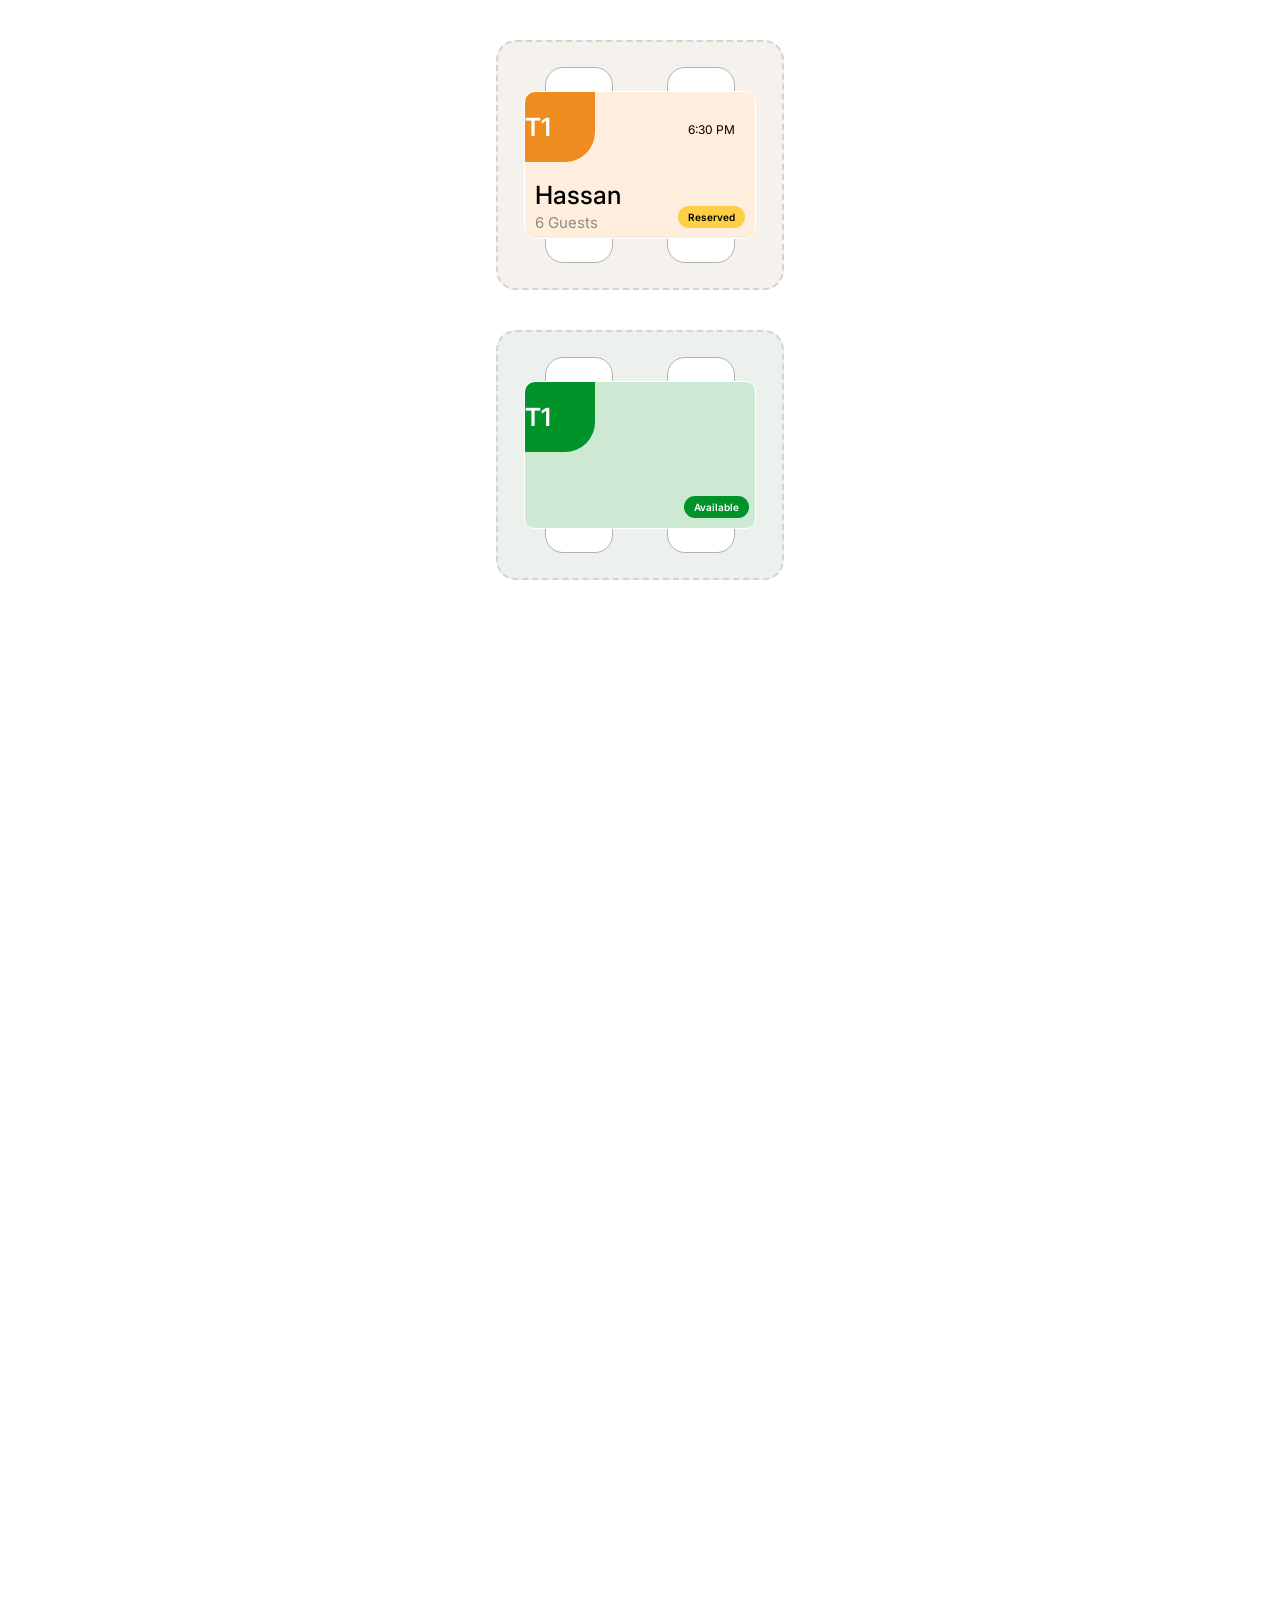
<file: test.html>
<!DOCTYPE html>
<html lang="en">
  <head>
    <meta charset="UTF-8" />
    <meta name="viewport" content="width=device-width, initial-scale=1.0" />
    <title>Offcanvas</title>
    <link rel="stylesheet" href="./assets/css/style.css" />
    <link
      href="https://unpkg.com/boxicons@2.1.4/css/boxicons.min.css"
      rel="stylesheet"
    />
  </head>

  <style>
    body {
      /* display: flex; */
      height: 200vh;
      overflow: scroll;
    }
  </style>

  <body>
    <!-- <div class="boxed mt-4 mb-4">
      <div class="table-card">
        <div class="upper-card">
          <div class="card-header">
            <div class="heads">
              <p class="heading">T4</p>
            </div>
            <div class="time">
              <span>6:30 PM</span>
            </div>
          </div>
          <div class="card-footer">
            <div class="headings">
              <h2>Hassan</h2>
              <span>6 Guests</span>
            </div>
            <div class="btnns">
              <span class="badge badge-warning">Reserved</span>
            </div>
          </div>
        </div>
        <div class="inner-cards">
          <div class="inner-card"></div>
          <div class="inner-card"></div>
          <div class="inner-card"></div>
        </div>
      </div>
    </div>

    <div class="boxed mt-4 mb-4">
      <div class="table-card available-card">
        <div class="upper-card">
          <div class="card-header">
            <div class="heads">
              <p class="heading">T4</p>
            </div>
          </div>
          <div class="card-footer">
            <div class="btnns">
              <span class="badge badge-warning">Reserved</span>
            </div>
          </div>
        </div>
        <div class="inner-card"></div>
        <div class="inner-card"></div>
        <div class="inner-card"></div>
      </div>
    </div> -->

    <div class="boxed mt-4 mb-4">
      <div class="card table-reserve-small">
        <div class="upper-card">
          <div class="card-header">
            <div class="heads">
              <p class="heading">T1</p>
            </div>
            <div class="time">
              <span>6:30 PM</span>
            </div>
          </div>
          <div class="card-footer">
            <div class="headings">
              <h2>Hassan</h2>
              <span>6 Guests</span>
            </div>
            <div class="btnns">
              <span class="badge badge-warning">Reserved</span>
            </div>
          </div>
        </div>
        <div class="inner-card"></div>
        <div class="inner-card"></div>
      </div>
    </div>
    <!-- <div class="boxed mt-4 mb-4">
      <div class="card table-cards">
        <div class="upper-card">
            <div class="head">
                <p class="headings">T4</p>
            </div>
            <div class="btnns">
              <span class="badge badge-warning">Available</span>
            </div>
        </div>
        <div class="inner-card"></div>
        <div class="inner-card"></div>
        <div class="inner-card"></div>
      </div>
    </div> -->
    <div class="boxed mt-4 mb-4">
      <div class="card table-reserve-small table-avail-small">
        <div class="upper-card">
          <div class="card-header">
            <div class="heads">
                <p class="heading">T1</p>
            </div>
          </div>
          <div class="card-footer">
            <div class="btnns">
              <span class="badge badge-warning">Available</span>
            </div>
          </div>
        </div>
        <div class="inner-card"></div>
        <div class="inner-card"></div>
      </div>
    </div>
    <!-- <script src="./assets/js/main.js"></script> -->
  </body>
</html>

<!-- <div class="offcanvas">
        <div class="offcanvas-head">
            <div class="user-heading">
                <h1>Table 4</h1>
                <p>Hassan</p>
            </div>
            <div class="user-edit">
                <i class="bx bx-edit-alt"></i>
            </div>
        </div>
        <div class="offcanvas-body">
            <div class="offcanvas-tabs">
                <div class="tabs">
                    <button class="tab active" data-nxt-toggle="dine-in">
                        Dine In
                    </button>
                    <button class="tab" data-nxt-toggle="take-away">Take Away</button>
                    <button class="tab" data-nxt-toggle="delivery">Delivery</button>
                </div>

                <div class="tab-content">
                    <div id="dine-in" class="tab-panel active">
                        <div class="card bucket-card">
                            <div class="card-head">
                                <div class="card-image">
                                    <img src="../images/product-image.png" alt="Bucket product image" class="image" />
                                </div>
                            </div>
                            <div class="card-body">
                                <div class="card-title">
                                    Original Cheese Meat Burger With Chips (Non Veg)
                                </div>
                                <div class="qty-price">
                                    <div class="qty">1x</div>
                                    <div class="price text-primary">$24.99</div>
                                </div>
                            </div>
                        </div>
                        <div class="card bucket-card">
                            <div class="card-head">
                                <div class="card-image">
                                    <img src="../images/product-image.png" alt="Bucket product image" class="image" />
                                </div>
                            </div>
                            <div class="card-body">
                                <div class="card-title">
                                    Original Cheese Meat Burger With Chips (Non Veg)
                                </div>
                                <div class="qty-price">
                                    <div class="qty">1x</div>
                                    <div class="price text-primary">$24.99</div>
                                </div>
                            </div>
                        </div>
                    </div>
                    <div id="take-away" class="tab-panel">
                        <div class="card bucket-card">
                            <div class="card-head">
                                <div class="card-image">
                                    <img src="../images/product-image.png" alt="Bucket product image" class="image" />
                                </div>
                            </div>
                            <div class="card-body">
                                <div class="card-title">
                                    Original Cheese Meat Burger With Chips (Non Veg)
                                </div>
                                <div class="qty-price">
                                    <div class="qty">1x</div>
                                    <div class="price text-primary">$24.99</div>
                                </div>
                            </div>
                        </div>
                    </div>
                    <div id="delivery" class="tab-panel">
                        <div class="card bucket-card">
                            <div class="card-head">
                                <div class="card-image">
                                    <img src="../images/product-image.png" alt="Bucket product image" class="image" />
                                </div>
                            </div>
                            <div class="card-body">
                                <div class="card-title">
                                    Original Cheese Meat Burger With Chips (Non Veg)
                                </div>
                                <div class="qty-price">
                                    <div class="qty">1x</div>
                                    <div class="price text-primary">$24.99</div>
                                </div>
                            </div>
                        </div>
                        <div class="card bucket-card">
                            <div class="card-head">
                                <div class="card-image">
                                    <img src="../images/product-image.png" alt="Bucket product image" class="image" />
                                </div>
                            </div>
                            <div class="card-body">
                                <div class="card-title">
                                    Original Cheese Meat Burger With Chips (Non Veg)
                                </div>
                                <div class="qty-price">
                                    <div class="qty">1x</div>
                                    <div class="price text-primary">$24.99</div>
                                </div>
                            </div>
                        </div>
                    </div>
                </div>
            </div>
        </div>
        <div class="offcanvas-foot">
            <div class="price-recipt">
                <div class="amount">
                    <div class="left">
                        <p>Sub Total</p>
                    </div>
                    <div class="right">
                        <p class="subtotal-price">$99.99</p>
                    </div>
                </div>
                <div class="amount">
                    <div class="left">
                        <p>Tax 5%</p>
                    </div>
                    <div class="right">
                        <p class="subtotal-price">$14.44</p>
                    </div>
                </div>
                <div class="amount total-price">
                    <div class="left">
                        <p>Total</p>
                    </div>
                    <div class="right">
                        <p class="subtotal-price">$99.99</p>
                    </div>
                </div>
            </div>
        </div>
    </div> -->
</file>
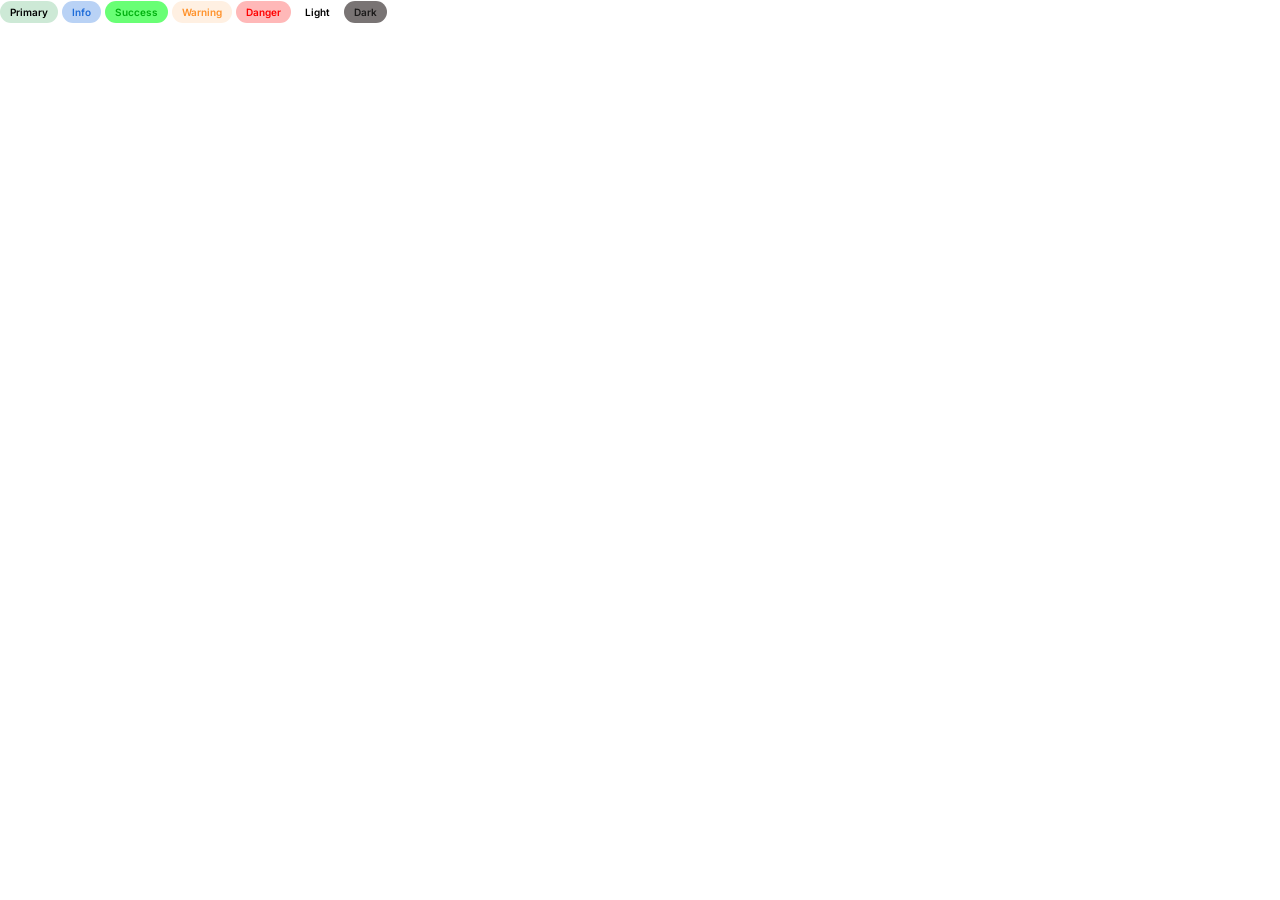
<file: assets/moduels/badge.html>
<!DOCTYPE html>
<html lang="en">

<head>
    <meta charset="UTF-8">
    <meta name="viewport" content="width=device-width, initial-scale=1.0">
    <title>Badge</title>
    <link rel="stylesheet" href="../css/style.css">
</head>

<body>
    <a href="#" class="badge badge-primary">Primary</a>
    <a href="#" class="badge badge-info">Info</a>
    <a href="#" class="badge badge-success">Success</a>
    <a href="#" class="badge badge-warning">Warning</a>
    <a href="#" class="badge badge-danger">Danger</a>
    <a href="#" class="badge badge-light">Light</a>
    <span class="badge badge-dark">Dark</span>
</body>

</html>
</file>
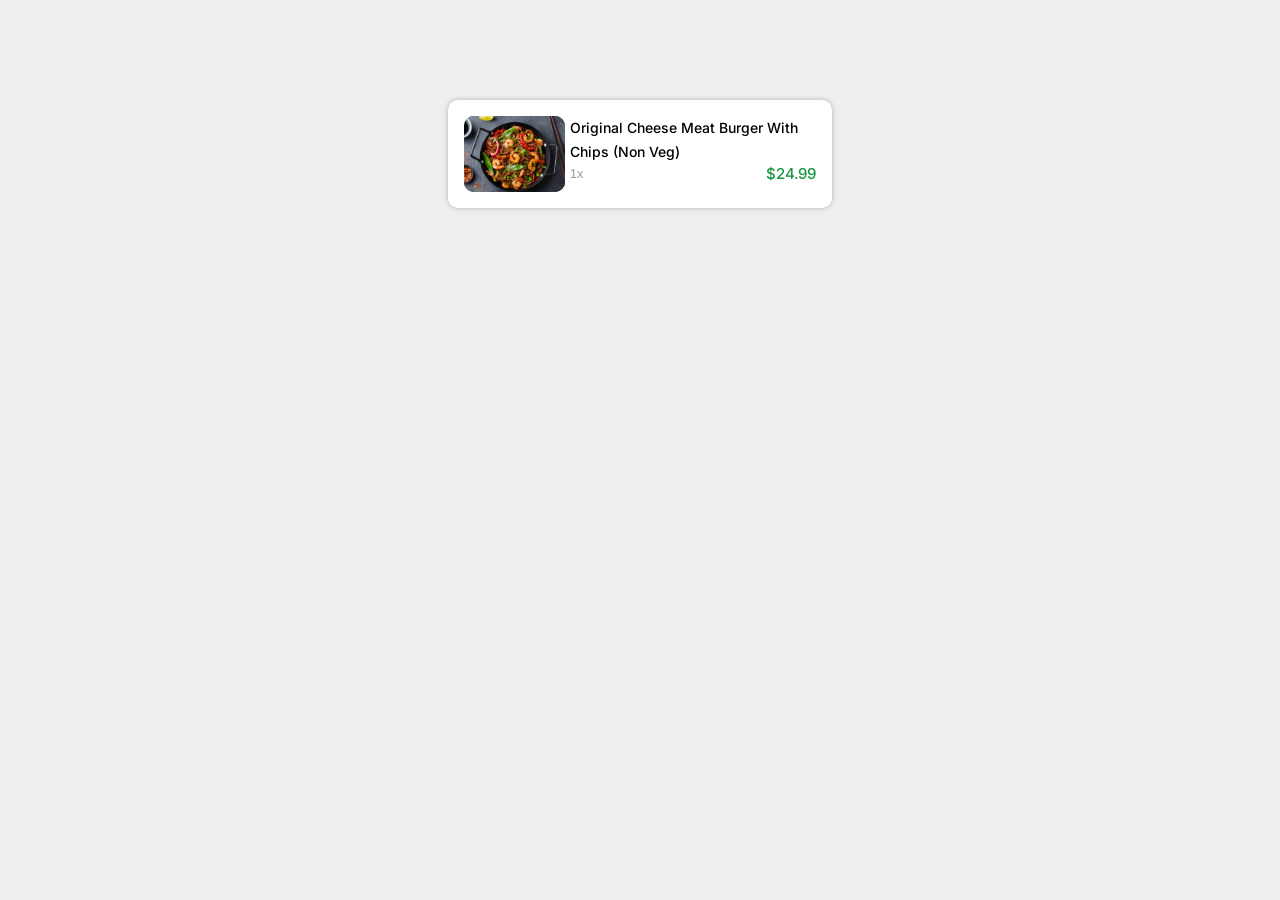
<file: assets/moduels/bucket-card.html>
<!DOCTYPE html>
<html lang="en">

<head>
    <meta charset="UTF-8">
    <meta name="viewport" content="width=device-width, initial-scale=1.0">
    <title>Badge</title>
    <link rel="stylesheet" href="../css/style.css">
</head>
<style>
    body {
        height: 100vh;
        background: rgba(238, 238, 238, 1);
        padding: 100px 0px;
    }

    .boxed {
        width: 30%;
    }
</style>

<body>

    <div class="boxed">
        <div class="card bucket-card">
            <div class="card-head">
                <div class="card-image">
                    <img src="../images/product-image.png" alt="Bucket product image" class="image">
                </div>
            </div>
            <div class="card-body">
                <div class="card-title">
                    Original Cheese Meat Burger With Chips (Non Veg)
                </div>
                <div class="qty-price">
                    <div class="qty">1x</div>
                    <div class="price text-primary">$24.99</div>
                </div>
            </div>
        </div>
    </div>

</body>

</html>
</file>
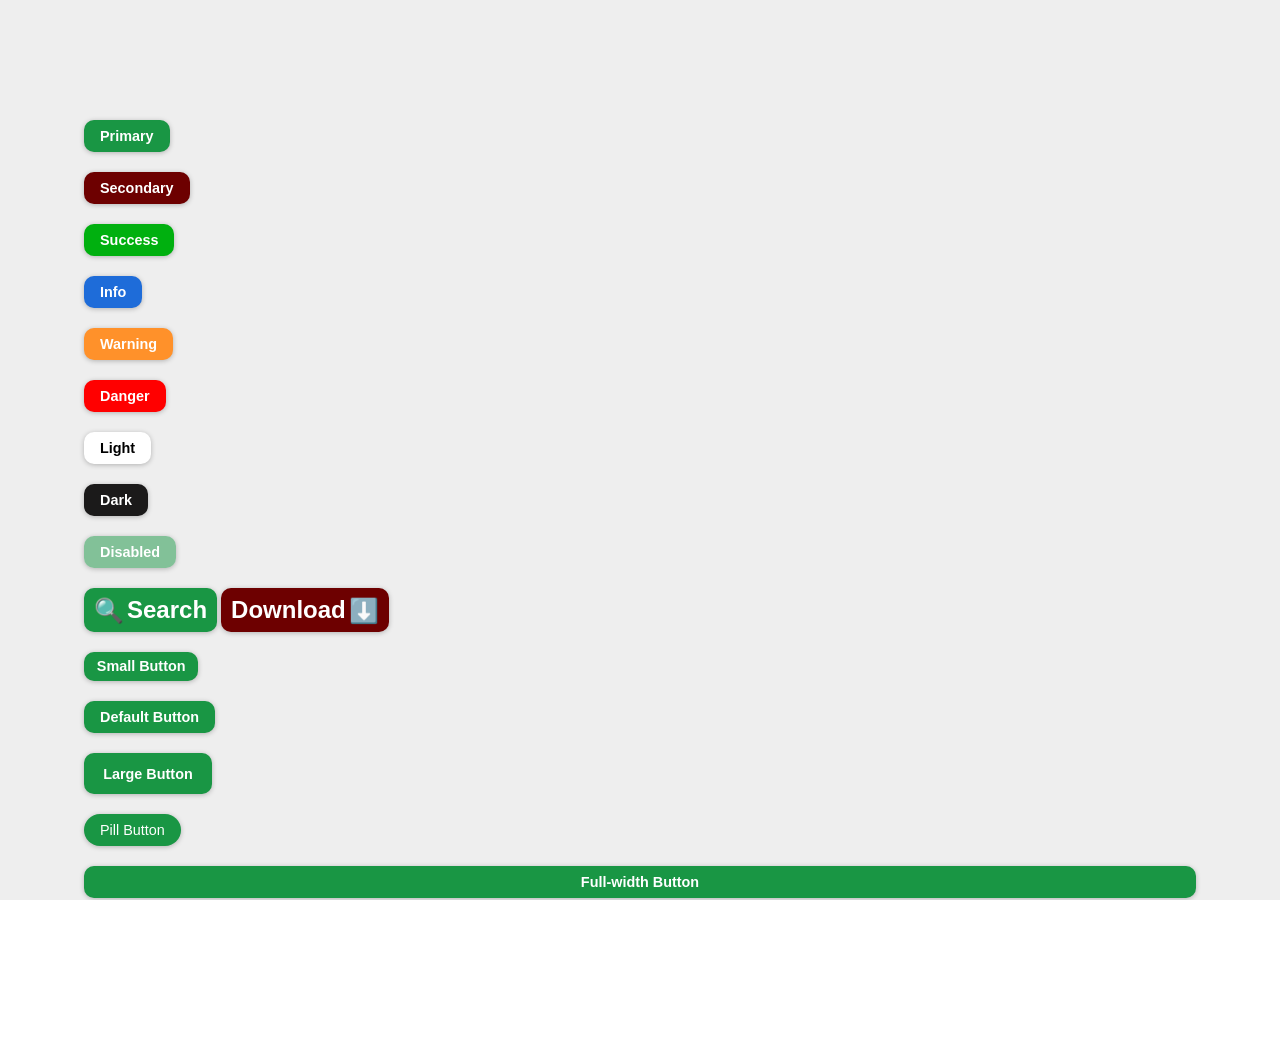
<file: assets/moduels/buttons.html>
<!DOCTYPE html>
<html lang="en">

<head>
    <meta charset="UTF-8">
    <meta name="viewport" content="width=device-width, initial-scale=1.0">
    <title>Badge</title>
    <link rel="stylesheet" href="../css/style.css">
</head>
<style>
    body {
        height: 100vh;
        background: rgba(238, 238, 238, 1);
        padding: 100px 0px;
    }

    button {
        margin-bottom: 20px;
    }
</style>

<body>
    <div class="boxed">
        <!-- <button class="btn btn-light btn-icon"><i class="bx bx-menu"></i></button>
        <br>
        <br>
        <br>
        <button class="btn btn-light btn-icon btn-image"><img src="../images/icon/filter.png" alt=""></button> -->

        <div style="padding: 20px;">
            <!-- Basic Buttons -->
            <button class="btn btn-primary">Primary</button>
            <button class="btn btn-secondary">Secondary</button>
            <button class="btn btn-success">Success</button>
            <button class="btn btn-info">Info</button>
            <button class="btn btn-warning">Warning</button>
            <button class="btn btn-danger">Danger</button>
            <button class="btn btn-light">Light</button>
            <button class="btn btn-dark">Dark</button>

            <!-- Disabled Button -->
            <button class="btn btn-primary" disabled>Disabled</button>

            <!-- Icon Buttons -->
            <button class="btn btn-primary btn-icon">
                <span class="icon-pre">🔍</span>
                Search
            </button>
            <button class="btn btn-secondary btn-icon">
                Download
                <span class="icon-post">⬇️</span>
            </button>

            <!-- Button Sizes -->
            <button class="btn btn-primary btn-sm">Small Button</button>
            <button class="btn btn-primary">Default Button</button>
            <button class="btn btn-primary btn-lg">Large Button</button>

            <!-- Pill Button -->
            <button class="btn btn-primary btn-pill">Pill Button</button>

            <!-- Full-width Button -->
            <button class="btn btn-primary btn-block">Full-width Button</button>
        </div>

    </div>
</body>

</html>
</file>
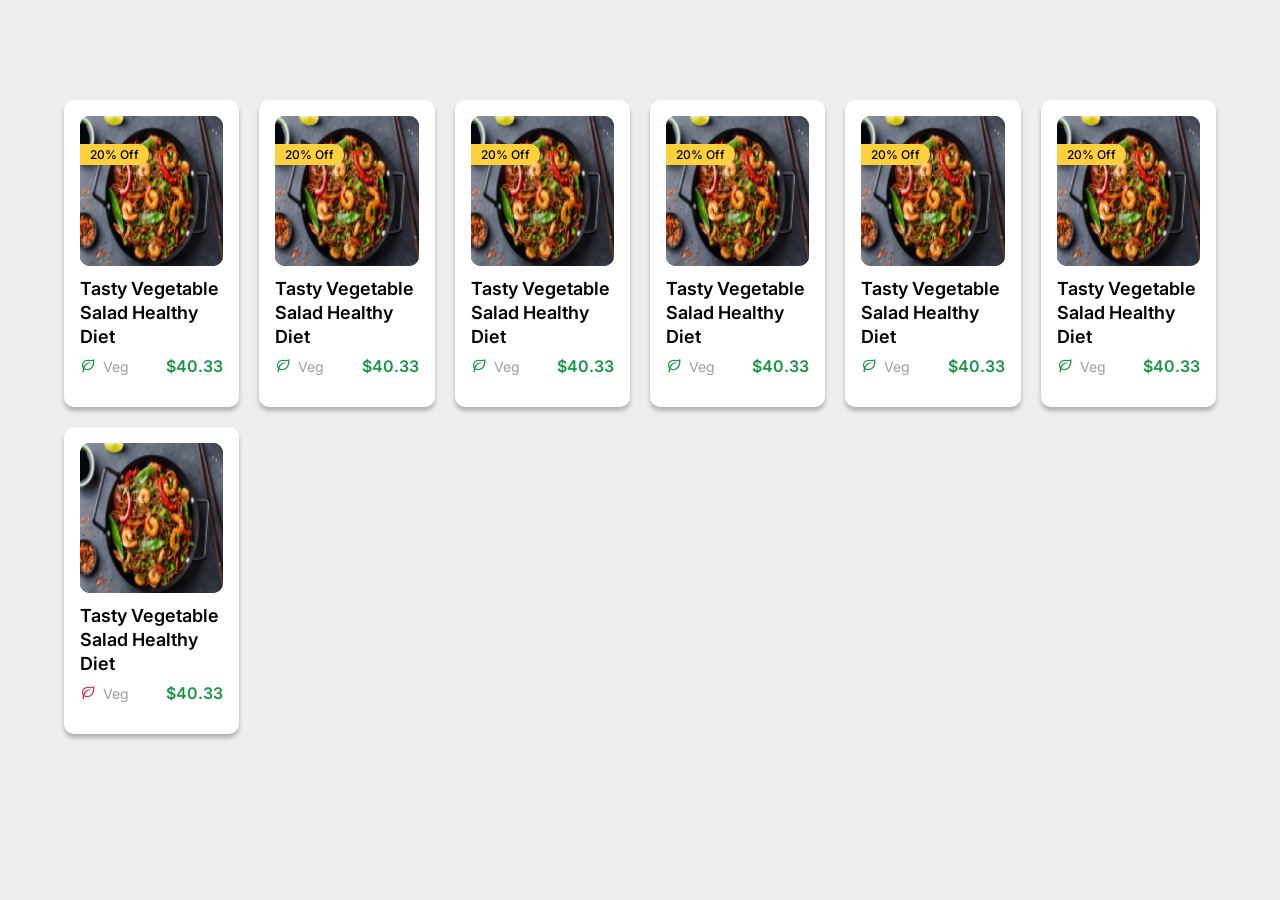
<file: assets/moduels/card.html>
<!DOCTYPE html>
<html lang="en">

<head>
    <meta charset="UTF-8">
    <meta name="viewport" content="width=device-width, initial-scale=1.0">
    <title>Badge</title>
    <link rel="stylesheet" href="../css/style.css">
</head>
<style>
    body {
        height: 100vh;
        background: rgba(238, 238, 238, 1);
        padding: 100px 0px;
    }
</style>

<body>
    <div class="boxed">
        <div class="row-cols-6">
            <article class="card product-card">
                <div class="card-head">
                    <div class="card-image">
                        <img src="../images/product-image.png" alt="" class="image">
                        <div class="card-badge">
                            <span class="badge">20% Off</span>
                        </div>
                    </div>
                </div>
                <div class="card-body">
                    <div class="card-title">
                        <h1>Tasty Vegetable Salad Healthy Diet</h1>
                    </div>
                </div>
                <div class="card-foot d-flex">
                    <div class="type">
                        <i class="bx bx-leaf icon-green"></i>
                        <span>Veg</span>
                    </div>
                    <div class="price">
                        <p>$40.33</p>
                    </div>
                </div>
            </article>
            <article class="card product-card">
                <div class="card-head">
                    <div class="card-image">
                        <img src="../images/product-image.png" alt="" class="image">
                        <div class="card-badge">
                            <span class="badge">20% Off</span>
                        </div>
                    </div>
                </div>
                <div class="card-body">
                    <div class="card-title">
                        <h1>Tasty Vegetable Salad Healthy Diet</h1>
                    </div>
                </div>
                <div class="card-foot d-flex">
                    <div class="type">
                        <i class="bx bx-leaf icon-green"></i>
                        <span>Veg</span>
                    </div>
                    <div class="price">
                        <p>$40.33</p>
                    </div>
                </div>
            </article>
            <article class="card product-card">
                <div class="card-head">
                    <div class="card-image">
                        <img src="../images/product-image.png" alt="" class="image">
                        <div class="card-badge">
                            <span class="badge">20% Off</span>
                        </div>
                    </div>
                </div>
                <div class="card-body">
                    <div class="card-title">
                        <h1>Tasty Vegetable Salad Healthy Diet</h1>
                    </div>
                </div>
                <div class="card-foot d-flex">
                    <div class="type">
                        <i class="bx bx-leaf icon-green"></i>
                        <span>Veg</span>
                    </div>
                    <div class="price">
                        <p>$40.33</p>
                    </div>
                </div>
            </article>
            <article class="card product-card">
                <div class="card-head">
                    <div class="card-image">
                        <img src="../images/product-image.png" alt="" class="image">
                        <div class="card-badge">
                            <span class="badge">20% Off</span>
                        </div>
                    </div>
                </div>
                <div class="card-body">
                    <div class="card-title">
                        <h1>Tasty Vegetable Salad Healthy Diet</h1>
                    </div>
                </div>
                <div class="card-foot d-flex">
                    <div class="type">
                        <i class="bx bx-leaf icon-green"></i>
                        <span>Veg</span>
                    </div>
                    <div class="price">
                        <p>$40.33</p>
                    </div>
                </div>
            </article>
            <article class="card product-card">
                <div class="card-head">
                    <div class="card-image">
                        <img src="../images/product-image.png" alt="" class="image">
                        <div class="card-badge">
                            <span class="badge">20% Off</span>
                        </div>
                    </div>
                </div>
                <div class="card-body">
                    <div class="card-title">
                        <h1>Tasty Vegetable Salad Healthy Diet</h1>
                    </div>
                </div>
                <div class="card-foot d-flex">
                    <div class="type">
                        <i class="bx bx-leaf icon-green"></i>
                        <span>Veg</span>
                    </div>
                    <div class="price">
                        <p>$40.33</p>
                    </div>
                </div>
            </article>
            <article class="card product-card">
                <div class="card-head">
                    <div class="card-image">
                        <img src="../images/product-image.png" alt="" class="image">
                        <div class="card-badge">
                            <span class="badge">20% Off</span>
                        </div>
                    </div>
                </div>
                <div class="card-body">
                    <div class="card-title">
                        <h1>Tasty Vegetable Salad Healthy Diet</h1>
                    </div>
                </div>
                <div class="card-foot d-flex">
                    <div class="type">
                        <i class="bx bx-leaf icon-green"></i>
                        <span>Veg</span>
                    </div>
                    <div class="price">
                        <p>$40.33</p>
                    </div>
                </div>
            </article>
            <article class="card product-card">
                <div class="card-head">
                    <div class="card-image">
                        <img src="../images/product-image.png" alt="" class="image">
                    </div>
                </div>
                <div class="card-body">
                    <div class="card-title">
                        <h1>Tasty Vegetable Salad Healthy Diet</h1>
                    </div>
                </div>
                <div class="card-foot d-flex">
                    <div class="type">
                        <i class="bx bx-leaf icon-red"></i>
                        <span>Veg</span>
                    </div>
                    <div class="price">
                        <p>$40.33</p>
                    </div>
                </div>
            </article>
        </div>
    </div>
</body>

</html>
</file>
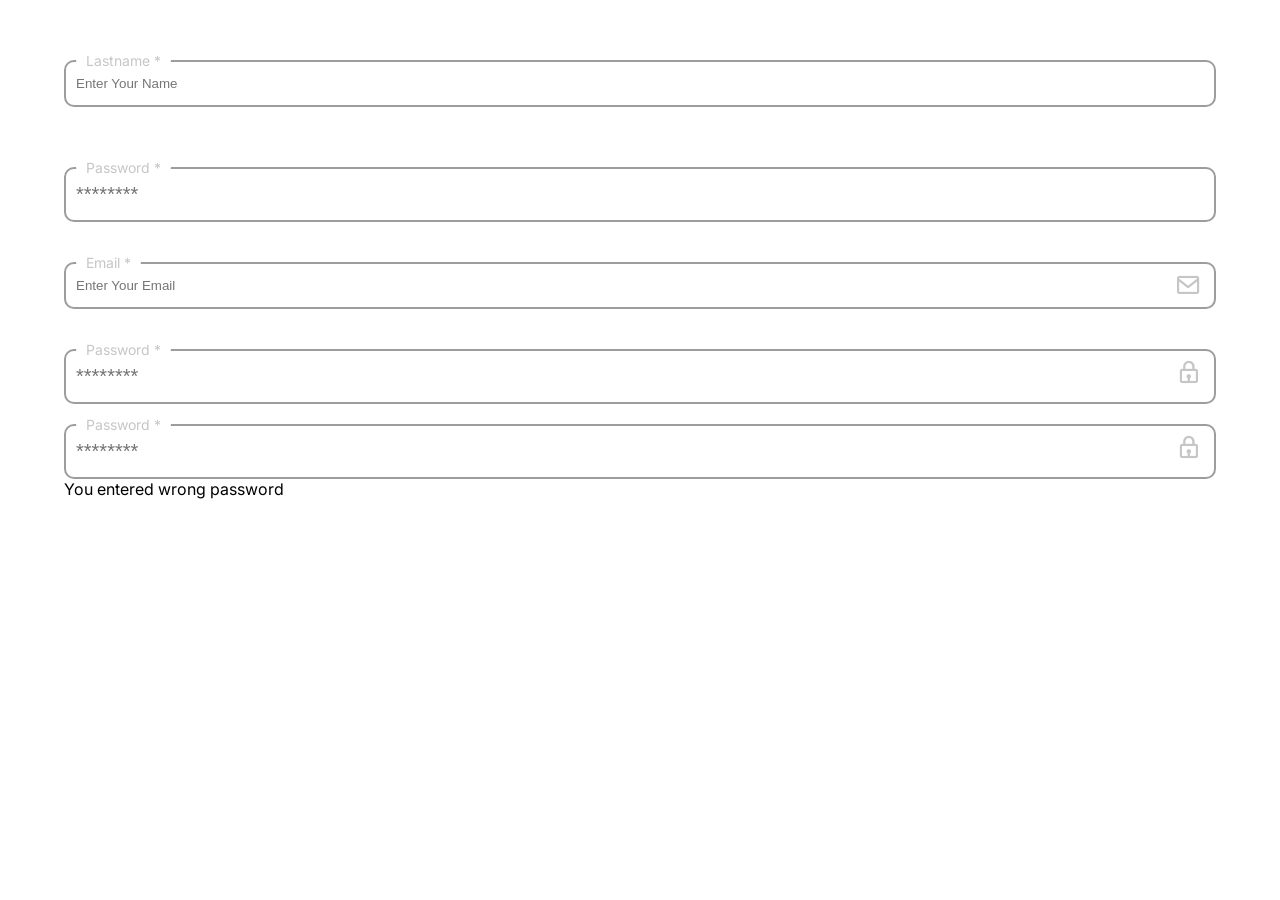
<file: assets/moduels/forms.html>
<!DOCTYPE html>
<html lang="en">

<head>
    <meta charset="UTF-8">
    <meta name="viewport" content="width=device-width, initial-scale=1.0">
    <title>Drag drop</title>
    <link rel="stylesheet" href="../css/style.css">
</head>

<body>

    <br>
    <br>
    <br>
    
    <div class="boxed">

        <div class="form-input-group">
            <input class="form-input" type="text" placeholder="Enter Your Name">
            <label class="form-input-label">Lastname *</label>
        </div>
        
        <br>
        <br>
        <br>
        
        <div class="form-input-group">
            <input class="form-input form-password" type="password" placeholder="********">
            <label class="form-input-label">Password *</label>
        </div>

        <br>
        <br>

        <div class="form-input-group">
            <input class="form-input" type="email" placeholder="Enter Your Email">
            <label class="form-input-label">Email *</label>
            <i class="input-icon bx bx-envelope"></i>
        </div>

        <br>
        <br>
        
        <div class="form-input-group">
            <input class="form-input form-password" type="password" placeholder="********">
            <label class="form-input-label">Password *</label>
            <i class="input-icon bx bx-lock"></i>
        </div>

        <br>
        <div class="form-input-group validation-wrng">
            <input class="form-input form-password" type="password" placeholder="********">
            <label class="form-input-label">Password *</label>
            <i class="input-icon bx bx-lock"></i>
            <small class="incorrect">You entered wrong password</small>
        </div>
        
    </div>

</body>

</html>
</file>
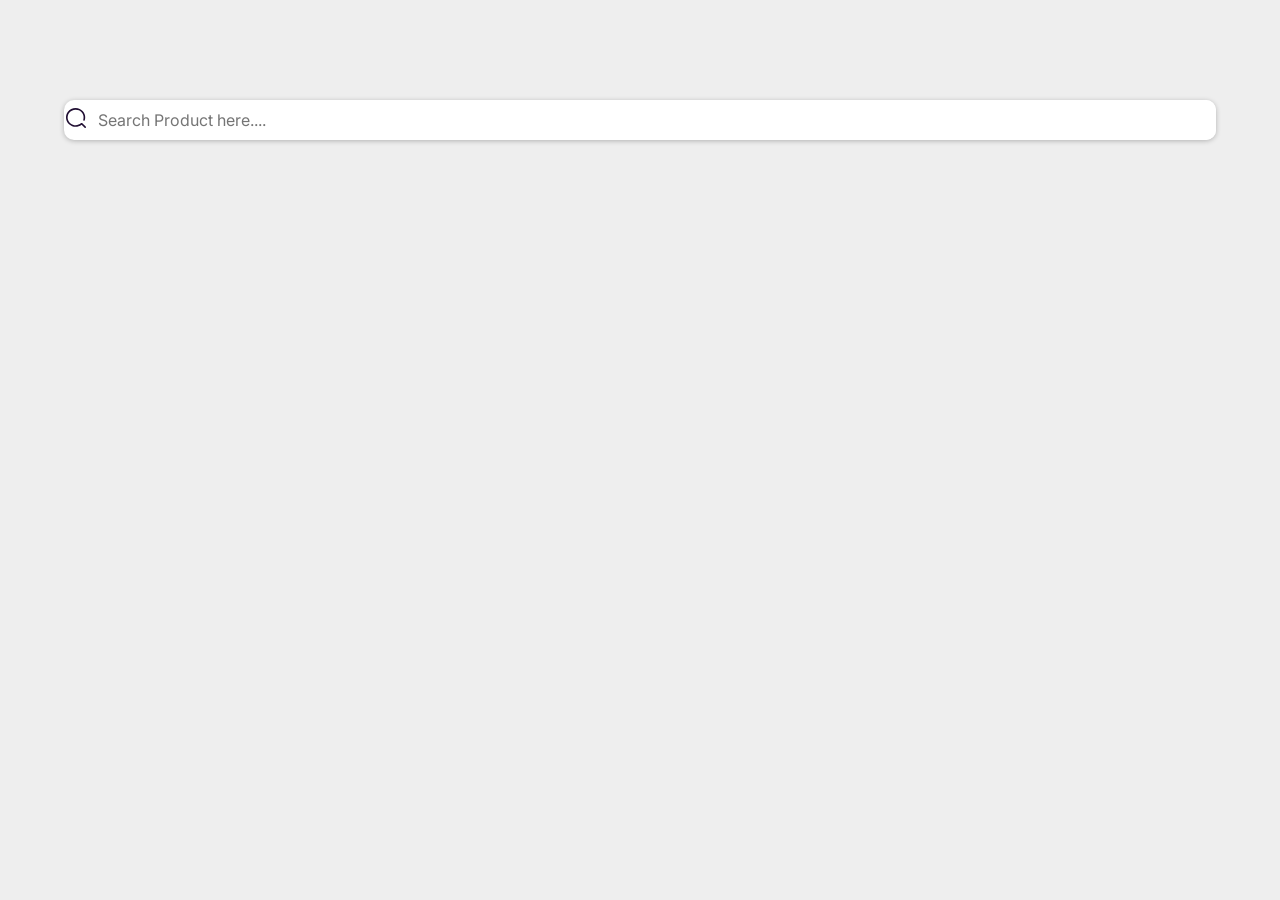
<file: assets/moduels/input.html>
<!DOCTYPE html>
<html lang="en">
<head>
    <meta charset="UTF-8">
    <meta name="viewport" content="width=device-width, initial-scale=1.0">
    <title>Badge</title>
    <link rel="stylesheet" href="../css/style.css">
</head>
<style>
    body {
        height: 100vh;
        background: rgba(238, 238, 238, 1);
        padding: 100px 0px;
    }
</style>
<body>
    <div class="boxed">
        <!-- Input Group -->
        <div class="input-group">
            <span class="input-icon"><svg xmlns="http://www.w3.org/2000/svg" width="24" height="24" viewBox="0 0 24 24"
                    id="search">
                    <path fill="#200E32"
                        d="M19.7555474,18.6065254 L16.3181544,15.2458256 L16.3181544,15.2458256 L16.2375905,15.1233001 C16.0877892,14.9741632 15.8829641,14.8901502 15.6691675,14.8901502 C15.4553709,14.8901502 15.2505458,14.9741632 15.1007444,15.1233001 L15.1007444,15.1233001 C12.1794834,17.8033337 7.6781476,17.94901 4.58200492,15.4637171 C1.48586224,12.9784243 0.75566836,8.63336673 2.87568494,5.31016931 C4.99570152,1.9869719 9.30807195,0.716847023 12.9528494,2.34213643 C16.5976268,3.96742583 18.4438102,7.98379036 17.2670181,11.7275931 C17.182269,11.9980548 17.25154,12.2921761 17.4487374,12.4991642 C17.6459348,12.7061524 17.9410995,12.794561 18.223046,12.7310875 C18.5049924,12.667614 18.7308862,12.4619014 18.8156353,12.1914397 L18.8156353,12.1914397 C20.2223941,7.74864367 18.0977423,2.96755391 13.8161172,0.941057725 C9.53449216,-1.08543846 4.38083811,0.250823958 1.68905427,4.08541671 C-1.00272957,7.92000947 -0.424820906,13.1021457 3.0489311,16.2795011 C6.5226831,19.4568565 11.8497823,19.6758854 15.5841278,16.7948982 L18.6276529,19.7705177 C18.9419864,20.0764941 19.4501654,20.0764941 19.764499,19.7705177 C20.0785003,19.4602048 20.0785003,18.9605974 19.764499,18.6502845 L19.764499,18.6502845 L19.7555474,18.6065254 Z"
                        transform="translate(2 2)"></path>
                </svg>
            </span>
            <input type="search" class="field" placeholder="Search Product here....">
        </div>
    </div>
</body>
</html>
</file>
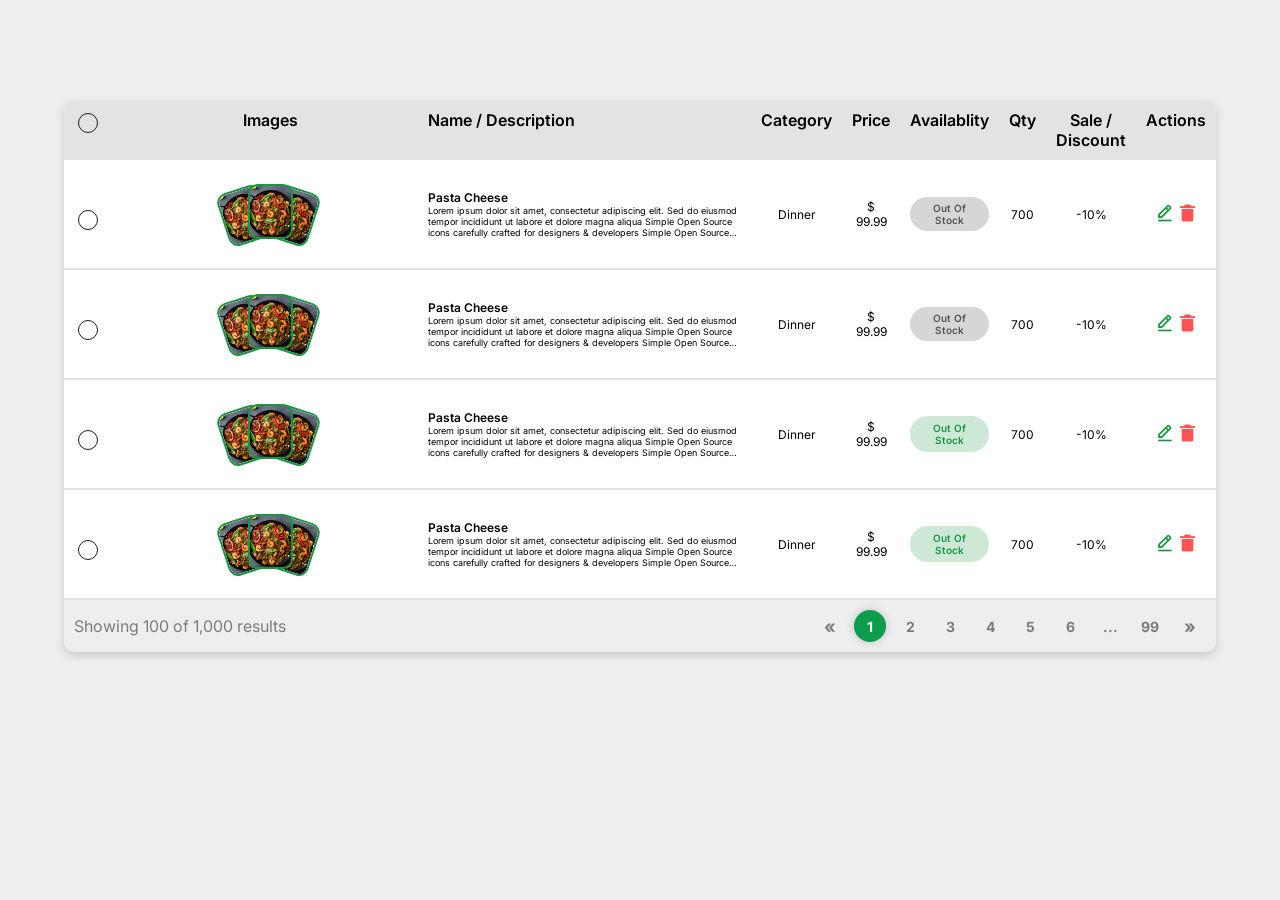
<file: assets/moduels/link-list.html>
<!DOCTYPE html>
<html lang="en">

<head>
    <meta charset="UTF-8">
    <meta name="viewport" content="width=device-width, initial-scale=1.0">
    <title>Table</title>
    <link rel="stylesheet" href="../css/style.css">
</head>
<style>
    body {
        height: 100vh;
        background: rgba(238, 238, 238, 1);
        padding: 100px 0px;
    }
</style>

<body>

    <div class="boxed">
        <div class="link-list">
            <table class="product-table">
                <thead>
                    <th><label class="check check-primary"><input type="checkbox"></label></th>
                    <th>Images</th>
                    <th>Name / Description</th>
                    <th>Category</th>
                    <th>Price</th>
                    <th>Availablity</th>
                    <th>Qty</th>
                    <th>Sale / Discount</th>
                    <th>Actions</th>
                </thead>
                <tbody>
                    <tr>
                        <td>
                            <label class="check check-primary"><input type="checkbox"></label>
                        </td>
                        <td>
                            <div class="product-images">
                                <img src="../images/product-image.png" class="image" alt="">
                                <img src="../images/product-image.png" class="image" alt="">
                                <img src="../images/product-image.png" class="image" alt="">
                            </div>
                        </td>
                        <td>
                            <div class="product-desc">
                                <h1>Pasta Cheese</h1>
                                <p class="text-ellipsis text-ellipsis-3">Lorem ipsum dolor sit amet, consectetur
                                    adipiscing elit. Sed do eiusmod tempor incididunt
                                    ut labore et dolore magna aliqua Simple Open Source icons carefully crafted for
                                    designers & developers Simple Open Source icons carefully crafted for designers &
                                    developersSimple Open Source icons carefully crafted for designers & developers</p>
                            </div>
                        </td>
                        <td>Dinner</td>
                        <td>$ 99.99</td>
                        <td>
                            <span class="badge badge-dark">Out of Stock</span>
                        </td>
                        <td>700</td>
                        <td>-10%</td>
                        <td>
                            <div class="edit-del">
                                <i class="bx bx-edit-alt edit"></i>
                                <i class='bx bxs-trash-alt del'></i>
                            </div>
                        </td>
                    </tr>
                    <tr>
                        <td>
                            <label class="check check-primary"><input type="checkbox"></label>
                        </td>
                        <td>
                            <div class="product-images">
                                <img src="../images/product-image.png" class="image" alt="">
                                <img src="../images/product-image.png" class="image" alt="">
                                <img src="../images/product-image.png" class="image" alt="">
                            </div>
                        </td>
                        <td>
                            <div class="product-desc">
                                <h1>Pasta Cheese</h1>
                                <p class="text-ellipsis text-ellipsis-3">Lorem ipsum dolor sit amet, consectetur
                                    adipiscing elit. Sed do eiusmod tempor incididunt
                                    ut labore et dolore magna aliqua Simple Open Source icons carefully crafted for
                                    designers & developers Simple Open Source icons carefully crafted for designers &
                                    developersSimple Open Source icons carefully crafted for designers & developers</p>
                            </div>
                        </td>
                        <td>Dinner</td>
                        <td>$ 99.99</td>
                        <td>
                            <span class="badge badge-dark">Out of Stock</span>
                        </td>
                        <td>700</td>
                        <td>-10%</td>
                        <td>
                            <div class="edit-del">
                                <i class="bx bx-edit-alt edit"></i>
                                <i class='bx bxs-trash-alt del'></i>
                            </div>
                        </td>
                    </tr>
                    <tr>
                        <td>
                            <label class="check check-primary"><input type="checkbox"></label>
                        </td>
                        <td>
                            <div class="product-images">
                                <img src="../images/product-image.png" class="image" alt="">
                                <img src="../images/product-image.png" class="image" alt="">
                                <img src="../images/product-image.png" class="image" alt="">
                            </div>
                        </td>
                        <td>
                            <div class="product-desc">
                                <h1>Pasta Cheese</h1>
                                <p class="text-ellipsis text-ellipsis-3">Lorem ipsum dolor sit amet, consectetur
                                    adipiscing elit. Sed do eiusmod tempor incididunt
                                    ut labore et dolore magna aliqua Simple Open Source icons carefully crafted for
                                    designers & developers Simple Open Source icons carefully crafted for designers &
                                    developersSimple Open Source icons carefully crafted for designers & developers</p>
                            </div>
                        </td>
                        <td>Dinner</td>
                        <td>$ 99.99</td>
                        <td>
                            <span class="badge badge-primary">Out of Stock</span>
                        </td>
                        <td>700</td>
                        <td>-10%</td>
                        <td>
                            <div class="edit-del">
                                <i class="bx bx-edit-alt edit"></i>
                                <i class='bx bxs-trash-alt del'></i>
                            </div>
                        </td>
                    </tr>
                    <tr>
                        <td>
                            <label class="check check-primary"><input type="checkbox"></label>
                        </td>
                        <td>
                            <div class="product-images">
                                <img src="../images/product-image.png" class="image" alt="">
                                <img src="../images/product-image.png" class="image" alt="">
                                <img src="../images/product-image.png" class="image" alt="">
                            </div>
                        </td>
                        <td>
                            <div class="product-desc">
                                <h1>Pasta Cheese</h1>
                                <p class="text-ellipsis text-ellipsis-3">Lorem ipsum dolor sit amet, consectetur
                                    adipiscing elit. Sed do eiusmod tempor incididunt
                                    ut labore et dolore magna aliqua Simple Open Source icons carefully crafted for
                                    designers & developers Simple Open Source icons carefully crafted for designers &
                                    developersSimple Open Source icons carefully crafted for designers & developers</p>
                            </div>
                        </td>
                        <td>Dinner</td>
                        <td>$ 99.99</td>
                        <td>
                            <span class="badge badge-primary">Out of Stock</span>
                        </td>
                        <td>700</td>
                        <td>-10%</td>
                        <td>
                            <div class="edit-del">
                                <i class="bx bx-edit-alt edit"></i>
                                <i class='bx bxs-trash-alt del'></i>
                            </div>
                        </td>
                    </tr>
                </tbody>
                <tfoot>
                    <tr>
                        <td colspan="9">
                            <div class="footer-pagination">
                                <div class="counting">
                                    <p>Showing 100 of 1,000 results</p>
                                </div>
                                <ul class="pagination">
                                    <li class="arrow disabled">&laquo;</li>
                                    <li class="active">1</li>
                                    <li>2</li>
                                    <li>3</li>
                                    <li>4</li>
                                    <li>5</li>
                                    <li>6</li>
                                    <li>...</li>
                                    <li>99</li>
                                    <li class="arrow">&raquo;</li>
                                </ul>
                            </div>
                        </td>
                    </tr>
                
                </tfoot>
            </table>
        </div>
    </div>

</body>

</html>
</file>
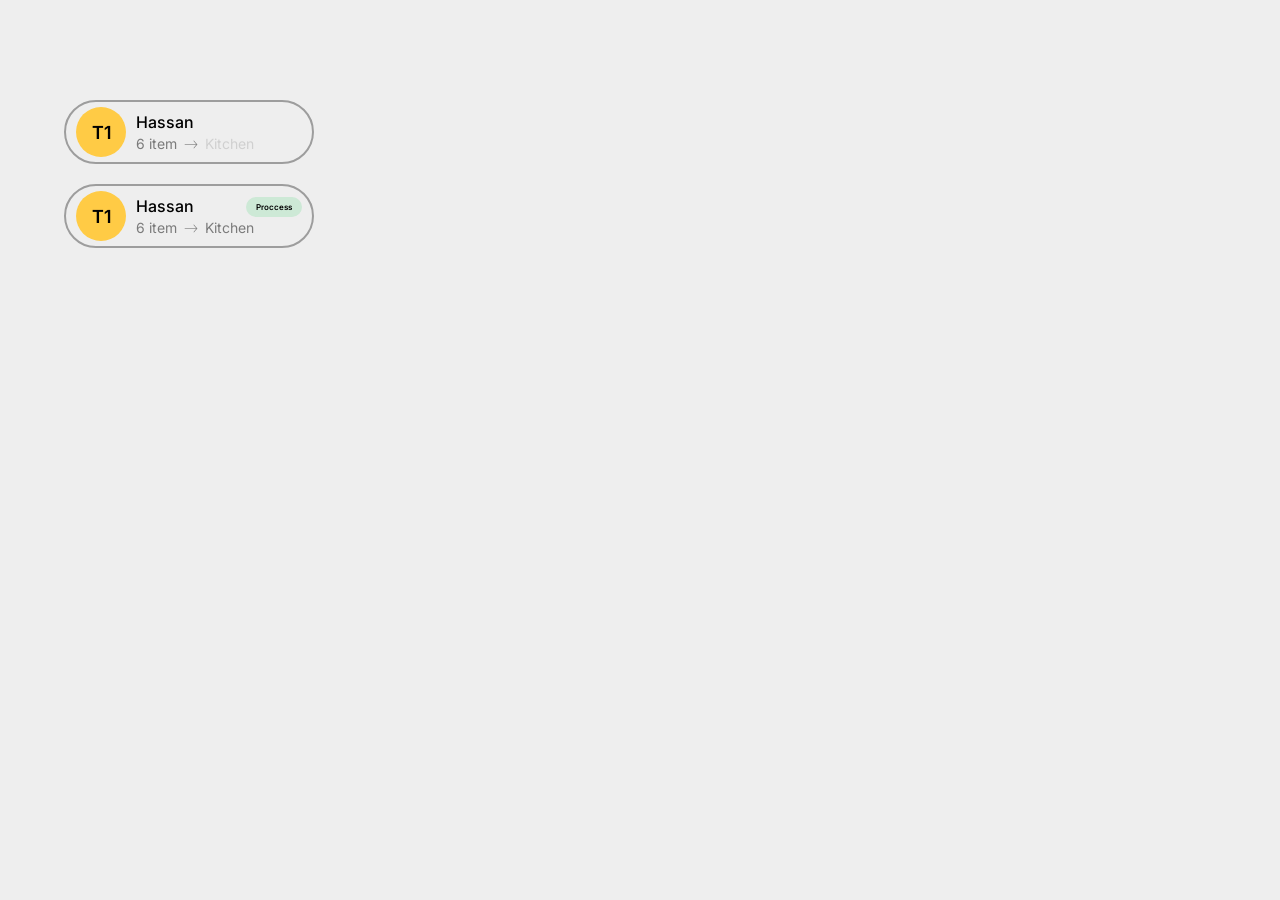
<file: assets/moduels/media.html>
<!DOCTYPE html>
<html lang="en">

<head>
    <meta charset="UTF-8">
    <meta name="viewport" content="width=device-width, initial-scale=1.0">
    <title>Badge</title>
    <link rel="stylesheet" href="../css/style.css">
</head>
<style>
    body {
        height: 100vh;
        background: rgba(238, 238, 238, 1);
        padding: 100px 0px;
    }
</style>

<body>
    <div class="boxed">
        <div class="media">
            <div class="media-heading">
                <h1 class="title">T1</h1>
            </div>
            <div class="media-body">
                <div class="media-title">Hassan </div>
                <div class="media-foot">
                    <p class="media-desc">6 item</p>
                    <img src="../images/icon/arrow.png">
                    <span class="media-desc media-muted">Kitchen</span>
                </div>
            </div>
        </div>
    </div>
    
    <!-- proccess -->
     <br>

    <div class="boxed">
        <div class="media">
            <div class="media-heading">
                <h1 class="title">T1</h1>
            </div>
            <div class="media-body">
                <div class="media-head">
                    <div class="media-title">Hassan </div>
                    <div class="badge badge-primary">Proccess</div>
                </div>
                <div class="media-foot">
                    <p class="media-desc">6 item</p>
                    <img src="../images/icon/arrow.png">
                    <span class="media-desc">Kitchen</span>
                </div>
            </div>
        </div>
    </div>

</body>

</html>
</file>
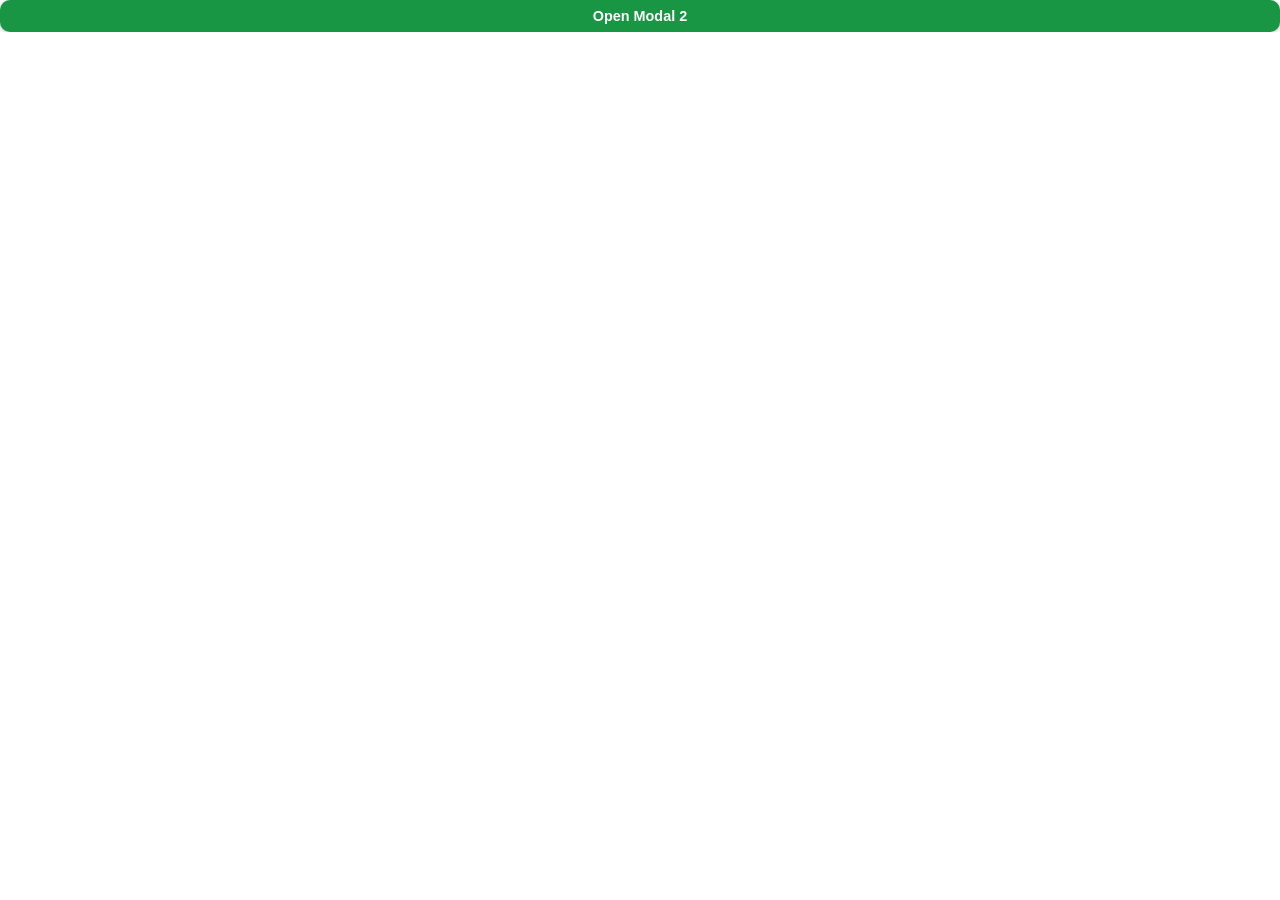
<file: assets/moduels/modal.html>
<!DOCTYPE html>
<html lang="en">

<head>
    <meta charset="UTF-8">
    <meta name="viewport" content="width=device-width, initial-scale=1.0">
    <title>Model-1</title>
    <link rel="stylesheet" href="../css/style.css">
</head>


<body>

    <button class="btn btn-primary btn-block" data-target="modal1">Open Modal 2</button>

    <!-- Modal 2 -->
    <div class="modal-overlay " id="modal1Overlay">
        <div class="modal" id="modal1">
            <div class="modal-content product-detail-modal">
                <div class="card modal-card">
                    <div class="card-head">
                        <div class="card-image">
                            <img src="../images/product-image.png" class="image" alt="">
                        </div>
                    </div>
                    <div class="card-body">
                        <div class="card-heading">
                            <div class="card-title">
                                Lemon Chocolate Cake with Raspberry
                            </div>
                            <div class="card-price">
                                $60.45
                            </div>
                        </div>
                    </div>
                    <div class="card-foot">
                        <p class="card-desc">
                            Lemon Chocolate Cake with Raspberry is a delightful fusion of flavors that brings together
                            the tangy zest of lemons, the rich indulgence of chocolate, and the sweet-tart burst of
                            fresh raspberries. This cake features moist, velvety chocolate layers balanced with a hint
                            of citrus, creating a harmonious contrast that excites the palate. The raspberry compote or
                            fresh raspberry garnish adds a refreshing, fruity note, making every bite both indulgent and
                            light.......
                        </p>
                        <div class="quantity-counter">
                            <div class="counter">
                                <button class="btn" id="decrement"><i class="bx bx-minus"></i></button>
                                <input type="text" class="field-text" id="quantity" value="1" readonly="">
                                <button class="btn btn-primary" id="increment"><i class="bx bx-plus"></i></button>
                            </div>
                        </div>
                    </div>
                </div>
                <div class="product-detail">
                    <a class="close-modal">
                        <svg viewBox="0 0 20 20" fill="#000" width="20px" height="20px">
                            <path
                                d="M15.898,4.045c-0.271-0.272-0.713-0.272-0.986,0l-4.71,4.711L5.493,4.045c-0.272-0.272-0.714-0.272-0.986,0s-0.272,0.714,0,0.986l4.709,4.711l-4.71,4.711c-0.272,0.271-0.272,0.713,0,0.986c0.136,0.136,0.314,0.203,0.492,0.203c0.179,0,0.357-0.067,0.493-0.203l4.711-4.711l4.71,4.711c0.137,0.136,0.314,0.203,0.494,0.203c0.178,0,0.355-0.067,0.492-0.203c0.273-0.273,0.273-0.715,0-0.986l-4.711-4.711l4.711-4.711C16.172,4.759,16.172,4.317,15.898,4.045z">
                            </path>
                        </svg>
                    </a>
                    <div class="product-choice">
                        <div class="input-field">
                            <h2>Cream</h2>
                            <span class="choice">
                                <label class="check check-success"> <input type="checkbox" /> <span>No Chocolate</span>
                                </label>
                            </span>
                            <span class="choice">
                                <label class="check check-success"> <input type="checkbox" /> <span>Add Strawberry
                                        Gem</span> </label>
                            </span>
                            <span class="choice">
                                <label class="check check-success"> <input type="checkbox" /> <span> Decrease
                                        Sugar</span> </label>
                            </span>
                            <span class="choice">
                                <label class="check check-success"> <input type="checkbox" /> <span>Cheese
                                        Topping</span> </label>
                            </span>
                        </div>
                        <div class="select-flv">
                            <div class="input-field">
                                <label class="field-label">Side Fruit</label>
                                <div class="field field-inline field-primary">
                                    <select name="" id="" class="field-select">
                                        <option value="">Select</option>
                                        <option value="Option">Option</option>
                                        <option value="Option">Option</option>
                                    </select>
                                </div>
                            </div>
                        </div>
                        <div class="input-field">
                            <div class="form-field">
                                <label class="field-label">First Name</label>
                                <div class="field">
                                    <input type="text" class="field-text" placeholder="Write notes here..." />
                                </div>
                            </div>
                        </div>
                        <div class="button bucket-btn">
                            <button class="btn btn-primary btn-block">
                                Add to Bucket
                            </button>
                        </div>
                    </div>
                </div>
            </div>
        </div>
    </div>

    <script src="../js/main.js"></script>

</body>

</html>
</file>
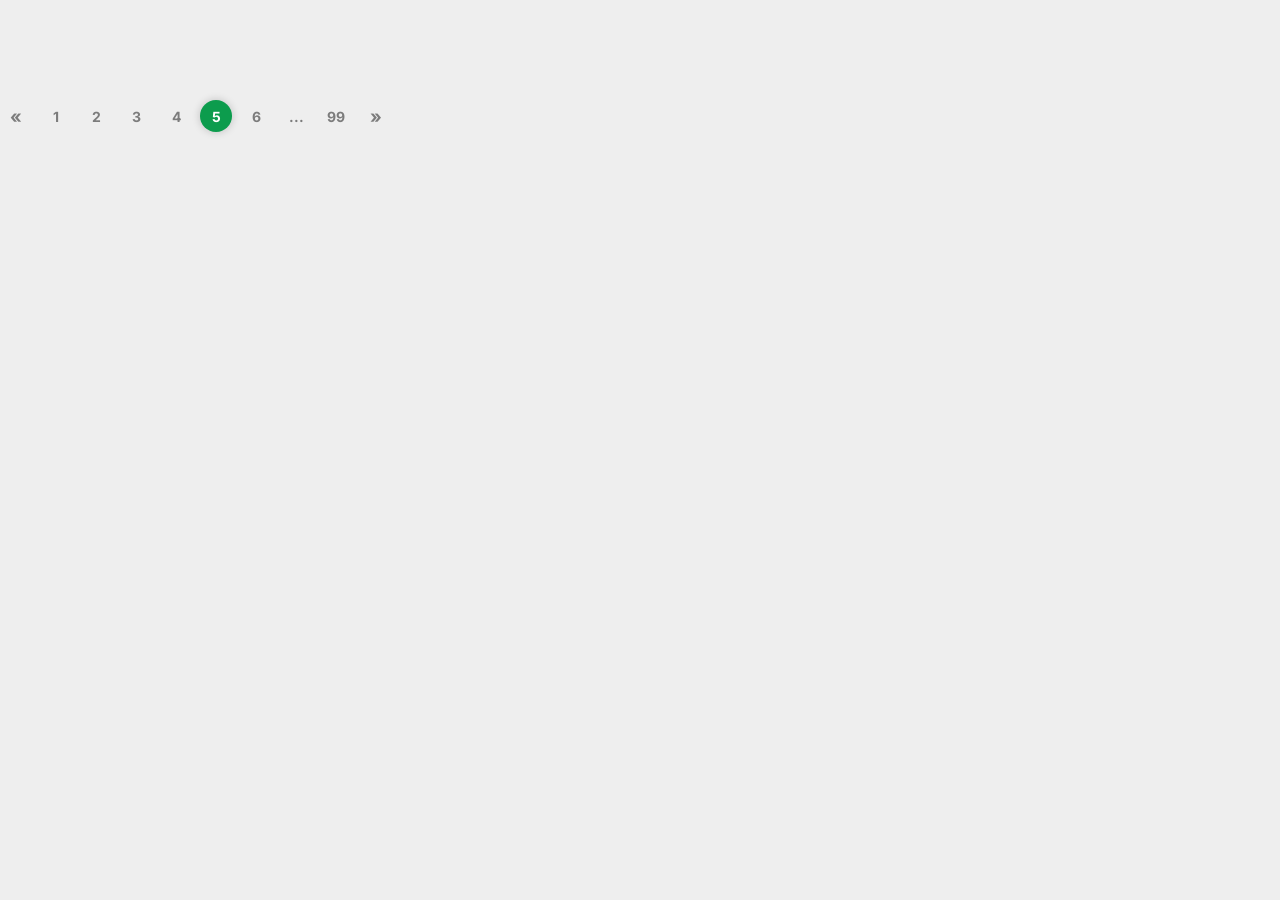
<file: assets/moduels/pagination.html>
<!DOCTYPE html>
<html lang="en">
<head>
    <meta charset="UTF-8">
    <meta name="viewport" content="width=device-width, initial-scale=1.0">
    <title>Badge</title>
    <link rel="stylesheet" href="../css/style.css">
</head>
<style>
    body {
        height: 100vh;
        background: rgba(238, 238, 238, 1);
        padding: 100px 0px;
    }
</style>
<body>
    <ul class="pagination">
        <li class="arrow disabled">&laquo;</li>
        <li>1</li>
        <li>2</li>
        <li>3</li>
        <li>4</li>
        <li class="active">5</li>
        <li>6</li>
        <li>...</li>
        <li>99</li>
        <li class="arrow">&raquo;</li>
    </ul>
</body>
</html>
</file>
<file: assets/css/style.css>
@import url("https://fonts.googleapis.com/css2?family=Inter:ital,opsz,wght@0,14..32,100..900;1,14..32,100..900&family=Liter&display=swap");
html,
body {
  padding: 0;
  margin: 0;
  background-color: var(--body);
  color: var(--text);
  font-size: var(--font-size);
  font-family: "Inter", serif !important;
  font-optical-sizing: auto;
  font-style: normal;
  -webkit-text-size-adjust: 100%;
  -webkit-tap-highlight-color: transparent;
  -webkit-font-smoothing: antialiased;
  -moz-osx-font-smoothing: grayscale;
  scroll-behavior: smooth;
  font-optical-sizing: auto;
  overflow-x: hidden;
}

*,
*::before,
*::after {
  -webkit-box-sizing: border-box;
          box-sizing: border-box;
}

@media (prefers-reduced-motion: no-preference) {
  :root {
    scroll-behavior: smooth;
  }
}
html,
body,
div,
span,
applet,
object,
iframe,
h1,
h2,
h3,
h4,
h5,
h6,
p,
blockquote,
pre,
a,
abbr,
acronym,
address,
big,
cite,
code,
del,
dfn,
em,
img,
ins,
kbd,
q,
s,
samp,
small,
strike,
strong,
sub,
sup,
tt,
var,
b,
u,
i,
center,
dl,
dt,
dd,
ol,
ul,
li,
fieldset,
form,
label,
legend,
table,
caption,
tbody,
tfoot,
thead,
tr,
th,
td,
article,
aside,
canvas,
details,
embed,
figure,
figcaption,
footer,
header,
hgroup,
menu,
nav,
output,
ruby,
section,
summary,
time,
mark,
audio,
video {
  margin: 0;
  padding: 0;
  border: 0;
  font: inherit;
  vertical-align: baseline;
}

:root {
  --primary: #199644;
  --primary-subtle: #7de9a2;
  --primary-hover: #20c258;
  --primary-focus: #199544;
  --primary-disable: rgba(25, 150, 68, 0.5);
  --primary-rgb: 25, 150, 68;
  --secondary: #6d0000;
  --secondary-subtle: #ff2626;
  --secondary-hover: #a00000;
  --secondary-focus: #6c0000;
  --secondary-disable: rgba(109, 0, 0, 0.5);
  --secondary-rgb: 109, 0, 0;
  --warning: #ff912a;
  --warning-subtle: #fff0e2;
  --warning-hover: #ffab5d;
  --warning-focus: #ff9029;
  --warning-disable: rgba(255, 145, 42, 0.5);
  --warning-rgb: 255, 145, 42;
  --info: #1e6cd9;
  --info-subtle: #b9d2f5;
  --info-hover: #4588e5;
  --info-focus: #1e6cd8;
  --info-disable: rgba(30, 108, 217, 0.5);
  --info-rgb: 30, 108, 217;
  --danger: #ff0000;
  --danger-subtle: #ffb8b8;
  --danger-hover: #ff3333;
  --danger-focus: #fe0000;
  --danger-disable: rgba(255, 0, 0, 0.5);
  --danger-rgb: 255, 0, 0;
  --success: #00b00f;
  --success-subtle: #69ff75;
  --success-hover: #00e313;
  --success-focus: #00af0f;
  --success-disable: rgba(0, 176, 15, 0.5);
  --success-rgb: 0, 176, 15;
  --light: #eaf7f4;
  --light-subtle: white;
  --light-hover: white;
  --light-focus: #e9f7f4;
  --light-disable: rgba(234, 247, 244, 0.5);
  --light-rgb: 234, 247, 244;
  --dark: #1b1a1a;
  --dark-subtle: #797474;
  --dark-hover: #353333;
  --dark-focus: #1a1919;
  --dark-disable: rgba(27, 26, 26, 0.5);
  --dark-rgb: 27, 26, 26;
  --muted: #acb6c0;
  --body: #fff;
  --text: #000;
  --border: #9D9D9D;
  --font-size: 1rem;
  --shadow: rgba(0, 0, 0, 0.1) 0px 1px 3px 0px,
    rgba(0, 0, 0, 0.06) 0px 1px 2px 0px;
  --shadow-lg: rgba(100, 100, 111, 0.2) 0px 7px 29px 0px;
  --rounded: 10px;
  --gap: 6.5rem;
}

.accordion {
  counter-reset: accordion;
  margin-bottom: 40px;
}
.accordion .item {
  border: 1px solid var(--border);
  border-radius: var(--rounded);
  padding: 5px;
  margin-bottom: 8px;
  -webkit-backdrop-filter: blur(30px);
          backdrop-filter: blur(30px);
}
.accordion .item .head {
  padding: 10px;
  cursor: pointer;
  font-weight: 600;
  font-size: clamp(14px, 80vw, 16px);
  line-height: clamp(20px, 80vw, 24px);
  color: var(--text);
}
.accordion .item .head::before {
  margin-right: 10px;
  color: var(--primary);
  font-size: 1.1rem;
  counter-increment: accordion;
  content: counter(accordion) ". ";
}
.accordion .item .body {
  padding: 10px;
  display: none;
  color: var(--muted);
  font-size: clamp(14px, 80vw, 16px);
  line-height: clamp(20px, 80vw, 24px);
}
.accordion .item.active .head {
  background-color: var(--dark);
  border-radius: var(--rounded);
}
.accordion .item.active .body {
  display: block;
}

.card-badge {
  --bg: #FED03C;
  --fs: 12px;
  --fw: 500;
  --rounded: 0 10px 10px 0;
  --padding: 3px 10px;
  --border: none;
  --badge-border: 2px solid var(--primary);
  display: -webkit-inline-box;
  display: -ms-inline-flexbox;
  display: inline-flex;
  -ms-flex-wrap: wrap;
      flex-wrap: wrap;
  -webkit-box-align: center;
      -ms-flex-align: center;
          align-items: center;
  border-radius: 50px;
  padding: 5px 8px;
  margin-bottom: 10px;
}
.card-badge .badge {
  text-decoration: none;
  color: var(--text);
  background: var(--bg);
  font-size: var(--fs);
  font-weight: var(--fw);
  padding: var(--padding);
  border: var(--border);
  border-radius: var(--rounded);
  -webkit-user-select: none;
     -moz-user-select: none;
      -ms-user-select: none;
          user-select: none;
}

.badge {
  --badge-bg: var(--body);
  --badge-bg-hover: var(--light);
  --badge-border-style: solid;
  --badge-color: var(--text);
  --badge-color-hover: var(--text);
  --badge-wgt: 600;
  --badge-size: 10px;
  --badge-padding: 5px 10px;
  --badge-rounded: 50px;
  text-decoration: none;
  display: inline-block;
  text-transform: uppercase;
  font-weight: var(--badge-wgt);
  color: var(--badge-color);
  font-size: var(--badge-size);
  padding: var(--badge-padding);
  border-radius: var(--badge-rounded);
  background-color: var(--badge-bg);
  text-transform: capitalize;
  -webkit-transition: all 0.3s ease-in-out;
  transition: all 0.3s ease-in-out;
}

.badge-primary {
  --badge-bg: #CDE9D6;
  --badge-color: var(--text);
}

.badge-info {
  --badge-bg: var(--info-subtle);
  --badge-border: var(--info);
  --badge-color: var(--info);
  --badge-bg-hover: inherit;
  --badge-border-hover: inherit;
  --badge-color-hover: inherit;
}

.badge-success {
  --badge-bg: var(--success-subtle);
  --badge-border: var(--success);
  --badge-color: var(--success);
  --badge-bg-hover: inherit;
  --badge-border-hover: inherit;
  --badge-color-hover: inherit;
}

.badge-warning {
  --badge-bg: var(--warning-subtle);
  --badge-border: var(--warning);
  --badge-color: var(--warning);
  --badge-bg-hover: inherit;
  --badge-border-hover: inherit;
  --badge-color-hover: inherit;
}

.badge-danger {
  --badge-bg: var(--danger-subtle);
  --badge-border: var(--danger);
  --badge-color: var(--danger);
  --badge-bg-hover: inherit;
  --badge-border-hover: inherit;
  --badge-color-hover: inherit;
}

.badge-light {
  --badge-bg: var(--light-subtle);
  --badge-border: var(--light);
  --badge-color: var(--text);
  --badge-bg-hover: inherit;
  --badge-border-hover: inherit;
  --badge-color-hover: inherit;
}

.badge-dark {
  --badge-bg: var(--dark-subtle);
  --badge-border: var(--dark);
  --badge-color: var(--dark);
  --badge-bg-hover: inherit;
  --badge-border-hover: inherit;
  --badge-color-hover: inherit;
}

.list-simple {
  list-style: circle;
  list-style-position: inside;
  color: var(--muted);
  margin: 10px 0;
  padding: 0;
}
.list-simple li {
  margin-bottom: 10px;
  font-size: clamp(16px, 80vw, 18px);
  line-height: clamp(22px, 80vw, 24px);
}
.list-simple li b {
  font-weight: 600;
}

.inline-list {
  --icon-color: var(--primary);
  --icon-size: 1.3rem;
  --icon-wgt: 500;
  --icon-padding: 10px;
  margin: 0;
  padding: 0;
}
.inline-list .list-item {
  list-style: none;
  display: -webkit-box;
  display: -ms-flexbox;
  display: flex;
  -webkit-box-align: center;
      -ms-flex-align: center;
          align-items: center;
  padding: 5px 12px;
  margin-bottom: 10px;
  border-radius: 50px;
  -webkit-transition: all 0.2s ease;
  transition: all 0.2s ease;
}
.inline-list .list-item:hover {
  background-color: var(--primary);
}
.inline-list .list-item:hover .list-link {
  color: var(--body);
}
.inline-list .list-item:hover .icon {
  --icon-color: var(--body);
}
.inline-list .list-item .icon {
  color: var(--icon-color);
  font-size: var(--icon-size);
  font-weight: var(--icon-wgt);
  padding-right: var(--icon-padding);
}
.inline-list .list-item .list-link {
  --fs: 16px;
  color: var(--text);
  text-decoration: none;
  font-size: var(--fs);
  font-weight: 500;
  line-height: 30px;
  width: 100%;
  -webkit-transition: all 0.2s ease-in-out;
  transition: all 0.2s ease-in-out;
}

.social-links {
  display: -webkit-inline-box;
  display: -ms-inline-flexbox;
  display: inline-flex;
  -webkit-box-align: center;
      -ms-flex-align: center;
          align-items: center;
  border-radius: 50px;
  padding: 5px 8px;
  -webkit-box-shadow: var(--shadow);
          box-shadow: var(--shadow);
  -webkit-backdrop-filter: var(--blur);
          backdrop-filter: var(--blur);
  border: 1px solid var(--border);
}
.social-links .social-icon {
  text-decoration: none;
  padding: 10px;
  border-radius: 50px;
  color: var(--muted);
  font-size: 18px;
  background-color: var(--dark);
  margin: 0 1px;
}
.social-links .social-icon:hover {
  background-color: var(--primary);
  color: white;
}

.collapsible {
  margin-bottom: 2rem;
}
.collapsible .collapse-item {
  border: 2px dotted var(--border);
  position: relative;
  -webkit-user-select: none;
     -moz-user-select: none;
      -ms-user-select: none;
          user-select: none;
  margin-bottom: 5px;
  border-radius: var(--rounded);
  background-color: var(--dark);
  -webkit-backdrop-filter: blur(20px);
          backdrop-filter: blur(20px);
}
.collapsible .collapse-item .collapse-head {
  padding: 20px;
  cursor: pointer;
  font-weight: 500;
  color: var(--text);
  font-size: 20px;
  padding-right: 3rem;
  background-color: transparent;
  border: none;
  outline: none;
  width: 100%;
  text-align: left;
}
.collapsible .collapse-item .collapse-head::after {
  content: "\ebc1";
  font-family: "icons";
  font-size: 1.8rem;
  -webkit-transition: 0.5s -webkit-transform;
  transition: 0.5s -webkit-transform;
  transition: 0.5s transform;
  transition: 0.5s transform, 0.5s -webkit-transform;
  position: absolute;
  right: 20px;
  top: 20px;
  font-weight: normal;
}
.collapsible .collapse-item .collapse-body {
  padding: 20px;
  display: none;
  color: var(--text);
  font-size: 16px;
  line-height: 28px;
}
.collapsible .collapse-item.active {
  border-color: var(--primary);
  -webkit-transition: -webkit-transform 0.5s ease-in-out;
  transition: -webkit-transform 0.5s ease-in-out;
  transition: transform 0.5s ease-in-out;
  transition: transform 0.5s ease-in-out, -webkit-transform 0.5s ease-in-out;
}
.collapsible .collapse-item.active .collapse-head {
  color: var(--primary);
  padding-bottom: 0;
}
.collapsible .collapse-item.active .collapse-head::after {
  content: "\eb8d";
  -webkit-transform: rotate(-180deg);
          transform: rotate(-180deg);
  color: var(--primary);
}
.collapsible .collapse-item.active .collapse-body {
  display: block;
}
.collapsible .collapse-item.active .collapse-body div {
  margin-bottom: 20px;
}
.collapsible .collapse-item.active .collapse-body h3 {
  font-size: 20px;
  font-weight: 600;
}
.collapsible .collapse-item.active .collapse-body h4 {
  font-size: 18px;
  font-weight: 500;
}
.collapsible .collapse-item.active .collapse-body p {
  font-size: 18px;
  color: var(--muted);
}

.carousel {
  position: relative;
  border-radius: var(--rounded);
}
.carousel .swiper-wrapper .swiper-slide {
  padding: 1rem;
}
.carousel .swiper-wrapper .swiper-slide.slide-no-gap {
  padding: 0;
}
.carousel .slide-prev,
.carousel .slide-next {
  position: absolute;
  z-index: 999;
  top: 50%;
  -webkit-transform: translateY(-50%);
          transform: translateY(-50%);
  cursor: pointer;
  border-radius: 50px;
  font-size: 1.5rem;
  padding: 0.5rem;
  background-color: var(--primary);
}
.carousel .slide-prev:hover,
.carousel .slide-next:hover {
  background-color: var(--dark);
}
.carousel .slide-next {
  right: 10px;
}
@media (max-width: 992px) {
  .carousel .slide-next {
    right: 0;
  }
}
.carousel .slide-prev {
  left: 10px;
}
@media (max-width: 992px) {
  .carousel .slide-prev {
    left: 0;
  }
}

.ratings {
  color: #ffc107;
}

.tabs {
  display: -webkit-box;
  display: -ms-flexbox;
  display: flex;
  border: 1px solid #EAEAEA;
  -webkit-box-shadow: 0px 0px 2px 0px rgba(0, 0, 0, 0.2509803922);
          box-shadow: 0px 0px 2px 0px rgba(0, 0, 0, 0.2509803922);
  background-color: var(--body);
  border-radius: 10px;
  overflow: hidden;
  width: 100%;
}
.tabs .tab {
  -webkit-box-flex: 1;
      -ms-flex: 1;
          flex: 1;
  padding: 12px 20px;
  font-size: 14px;
  font-weight: bold;
  text-align: center;
  color: var(--text);
  background-color: var(--body);
  border: none;
  cursor: pointer;
  outline: none;
  -webkit-transition: background-color 0.3s, color 0.3s;
  transition: background-color 0.3s, color 0.3s;
}
.tabs .tab.active {
  background-color: #CDE9D4;
  border-radius: 10px;
}

.tab-content {
  margin-top: 10px;
}
.tab-content .tab-panel {
  display: none;
}
.tab-content .tab-panel.active {
  display: block;
  padding: 15px;
  border: 1px solid #ccc;
  border-radius: 5px;
  background-color: var(--body);
}

@media only screen and (min-width: 40em) {
  .modal-overlay {
    --modal-overlay-bg: rgba(0, 0, 0, 0.2);
    --modal-bg-color: #fff;
    --modal-shadow: 0 2px 10px rgba(0, 0, 0, 0.1);
    --modal-width: 55%;
    --modal-max-width: 75rem;
    --modal-min-height: 40rem;
    --modal-padding: 1rem;
    --modal-border-radius: 20px;
    --transition-duration: 0.5s;
    --transition-timing-function: cubic-bezier(0.55, 0, 0.1, 1);
    --close-modal-position-top: 5px;
    --close-modal-position-right: 15px;
    --close-modal-opacity: 0;
    --close-modal-transition-delay: 0.2s;
    --modal-active-scale: 1;
    --modal-inactive-scale: 1.2;
    --modal-content-opacity: 0;
    --close-modal-transform: translateY(10px);
    --payment-modal-width: ;
    display: -webkit-box;
    display: -ms-flexbox;
    display: flex;
    -webkit-box-align: center;
        -ms-flex-align: center;
            align-items: center;
    -webkit-box-pack: center;
        -ms-flex-pack: center;
            justify-content: center;
    position: fixed;
    top: 0;
    left: 0;
    width: 100%;
    height: 100%;
    z-index: 5;
    background-color: var(--modal-overlay-bg);
    opacity: 0;
    visibility: hidden;
    -webkit-backface-visibility: hidden;
            backface-visibility: hidden;
    -webkit-transition: opacity var(--transition-duration) var(--transition-timing-function), visibility var(--transition-duration) var(--transition-timing-function);
    transition: opacity var(--transition-duration) var(--transition-timing-function), visibility var(--transition-duration) var(--transition-timing-function);
  }
  .modal-overlay.active {
    opacity: 1;
    visibility: visible;
  }
  .modal {
    display: -webkit-box;
    display: -ms-flexbox;
    display: flex;
    -webkit-box-align: normal;
        -ms-flex-align: normal;
            align-items: normal;
    -webkit-box-pack: center;
        -ms-flex-pack: center;
            justify-content: center;
    position: relative;
    margin: 0 auto;
    background-color: var(--modal-bg-color);
    width: var(--modal-width);
    max-width: var(--modal-max-width);
    min-height: var(--modal-min-height);
    padding: var(--modal-padding);
    border-radius: var(--modal-border-radius);
    opacity: 0;
    overflow-y: auto;
    visibility: hidden;
    -webkit-box-shadow: var(--modal-shadow);
            box-shadow: var(--modal-shadow);
    -webkit-backface-visibility: hidden;
            backface-visibility: hidden;
    -webkit-transform: scale(var(--modal-inactive-scale));
            transform: scale(var(--modal-inactive-scale));
    -webkit-transition: all var(--transition-duration) var(--transition-timing-function);
    transition: all var(--transition-duration) var(--transition-timing-function);
  }
  .modal.payment-modal {
    width: 370px;
    min-height: auto;
    padding: 0;
    border-radius: 10px;
  }
  .modal.payment-modal .modal-content {
    width: 100%;
  }
  .modal .close-modal {
    position: absolute;
    cursor: pointer;
    top: var(--close-modal-position-top);
    right: var(--close-modal-position-right);
    opacity: var(--close-modal-opacity);
    -webkit-backface-visibility: hidden;
            backface-visibility: hidden;
    -webkit-transition: opacity var(--transition-duration) var(--transition-timing-function), -webkit-transform var(--transition-duration) var(--transition-timing-function);
    transition: opacity var(--transition-duration) var(--transition-timing-function), -webkit-transform var(--transition-duration) var(--transition-timing-function);
    transition: opacity var(--transition-duration) var(--transition-timing-function), transform var(--transition-duration) var(--transition-timing-function);
    transition: opacity var(--transition-duration) var(--transition-timing-function), transform var(--transition-duration) var(--transition-timing-function), -webkit-transform var(--transition-duration) var(--transition-timing-function);
    -webkit-transition-delay: var(--close-modal-transition-delay);
            transition-delay: var(--close-modal-transition-delay);
  }
  .modal .close-modal svg {
    width: 1.75em;
    height: 1.75em;
  }
  .modal .modal-content {
    opacity: var(--modal-content-opacity);
    -webkit-backface-visibility: hidden;
            backface-visibility: hidden;
    -webkit-transition: opacity var(--transition-duration) var(--transition-timing-function);
    transition: opacity var(--transition-duration) var(--transition-timing-function);
    -webkit-transition-delay: var(--close-modal-transition-delay);
            transition-delay: var(--close-modal-transition-delay);
  }
  .modal .modal-content.product-detail-modal {
    display: -ms-grid;
    display: grid;
    -ms-grid-columns: 49% 10px 49%;
    grid-template-columns: 49% 49%;
    gap: 10px;
  }
  .modal .modal-content .product-detail {
    overflow: hidden;
  }
  .modal .modal-content .product-detail .input-field {
    display: -webkit-box;
    display: -ms-flexbox;
    display: flex;
    -webkit-box-orient: vertical;
    -webkit-box-direction: normal;
        -ms-flex-direction: column;
            flex-direction: column;
    gap: 5px;
    margin-top: 35px;
  }
  .modal .modal-content .product-detail .input-field .choice span {
    padding-left: 22px;
    line-height: 28px;
  }
  .modal .modal-content .product-detail .input-field h2 {
    font-size: 23px;
    font-weight: 500;
  }
  .modal.active {
    visibility: visible;
    opacity: 1;
    -webkit-transform: scale(var(--modal-active-scale));
            transform: scale(var(--modal-active-scale));
  }
  .modal.active .modal-content {
    opacity: 1;
  }
  .modal.active .close-modal {
    -webkit-transform: var(--close-modal-transform);
            transform: var(--close-modal-transform);
    opacity: 1;
  }
}
@media only screen and (max-width: 39.9375em) {
  h1 {
    font-size: 1.5rem;
  }
  .modal {
    position: fixed;
    top: 0;
    left: 0;
    width: 100%;
    height: 100%;
    -webkit-overflow-scrolling: touch;
    border-radius: 0;
    -webkit-transform: scale(1.1);
            transform: scale(1.1);
    padding: 0 !important;
  }
  .close-modal {
    right: 20px !important;
  }
}
.pagination {
  display: -webkit-box;
  display: -ms-flexbox;
  display: flex;
  -webkit-box-align: center;
      -ms-flex-align: center;
          align-items: center;
  gap: 8px;
  list-style: none;
  padding: 0;
  margin: 0;
}
.pagination li {
  display: -webkit-box;
  display: -ms-flexbox;
  display: flex;
  -webkit-box-pack: center;
      -ms-flex-pack: center;
          justify-content: center;
  -webkit-box-align: center;
      -ms-flex-align: center;
          align-items: center;
  width: 32px;
  height: 32px;
  border-radius: 50%;
  font-size: 14px;
  font-weight: bold;
  color: #7c7c7c;
  cursor: pointer;
  -webkit-transition: all 0.3s ease;
  transition: all 0.3s ease;
}
.pagination li:hover {
  background-color: #e0e0e0;
}
.pagination li.active {
  background-color: #0c9c4d;
  color: white;
  -webkit-box-shadow: 0 0 8px rgba(0, 0, 0, 0.2);
          box-shadow: 0 0 8px rgba(0, 0, 0, 0.2);
}
.pagination li.disabled {
  color: #ccc;
  cursor: not-allowed;
}
.pagination li.arrow {
  font-size: 18px;
  color: #7c7c7c;
}

.card {
  --card-bg: var(--body);
  --card-b: blur(20px);
  --card-h: 100%;
  --card-w: 100%;
  --card-p: 1rem;
  --card-m: 0 auto;
  --card-bc: none;
  --card-bw: 0px;
  --card-bs: 0px 4px 4px 0px #00000040;
  --card-br: var(--rounded);
  --card-head-p: 0px;
  --card-head-w: auto;
  --card-head-h: auto;
  --card-body-p: 0px;
  --card-body-w: auto;
  --card-body-h: auto;
  --card-foot-p: 0px;
  --card-foot-w: auto;
  --card-foot-h: auto;
  --card-title-c: var(--text);
  --card-title-fs: clamp(18px, 80vw, 22px);
  --card-title-lh: clamp(20px, 70vw, 24px);
  --card-title-m: 0px;
  --card-title-fw: 600;
  --card-subtitle-c: var(--text);
  --card-subtitle-fs: clamp(16px, 80vw, 18px);
  --card-subtitle-lh: clamp(18px, 80vw, 20px);
  --card-subtitle-m: 15px;
  --card-subtitle-fw: 500;
  --card-desc-color: var(--muted);
  --card-desc-size: clamp(14px, 80vw, 16px);
  --card-desc-lh: clamp(20px, 80vw, 26px);
  --card-desc-m: 15px;
  --card-badge-fs: 1rem;
  --card-badge-m: 15px;
  --card-image-w: 100%;
  --card-image-h: 200px;
  --card-image-br: var(--rounded);
  --card-image-m: 0;
  -webkit-box-shadow: var(--card-bs);
          box-shadow: var(--card-bs);
  position: relative;
  z-index: 20;
  background-color: var(--card-bg);
  border-radius: var(--card-br);
  display: -webkit-box;
  display: -ms-flexbox;
  display: flex;
  -webkit-box-orient: vertical;
  -webkit-box-direction: normal;
      -ms-flex-direction: column;
          flex-direction: column;
  text-decoration: none;
  border: var(--card-bw) solid var(--card-bc);
  padding: var(--card-p);
  margin: var(--card-m);
  width: var(--card-w);
  height: var(--card-h);
  -webkit-backdrop-filter: var(--card-b);
          backdrop-filter: var(--card-b);
}
.card .card-title {
  font-size: var(--card-title-fs);
  color: var(--card-title-c);
  margin-bottom: var(--card-title-m);
  font-weight: var(--card-title-fw);
  line-height: var(--card-title-lh);
}
.card .card-title a {
  color: var(--card-title-c);
  text-decoration: none;
  line-height: inherit;
}
.card .card-title a:hover {
  color: var(--primary);
  text-decoration: underline;
}
.card .card-subtitle {
  font-size: var(--card-subtitle-fs);
  color: var(--card-subtitle-c);
  margin-bottom: var(--card-subtitle-m);
  font-weight: var(--card-subtitle-fw);
  line-height: var(--card-subtitle-lh);
}
.card .card-subtitle a {
  color: var(--card-subtitle-c);
  text-decoration: none;
  line-height: inherit;
}
.card .card-subtitle a:hover {
  color: var(--primary);
  text-decoration: underline;
}
.card .card-desc {
  font-size: var(--card-desc-size);
  color: var(--card-desc-color);
  margin-bottom: var(--card-desc-m);
  line-height: var(--card-desc-lh);
}
.card .card-desc a {
  color: var(--card-desc-color);
  text-decoration: none;
  line-height: inherit;
}
.card .card-desc a:hover {
  color: var(--primary);
  text-decoration: underline;
}
.card .card-list li {
  font-size: var(--card-desc-size);
  color: var(--card-desc-color);
  margin-bottom: var(--card-desc-m);
  line-height: var(--card-desc-lh);
}
.card .card-link {
  color: var(--primary);
  font-weight: 600;
  text-decoration: none;
}
.card .card-link:hover {
  text-decoration: underline;
  color: var(--text);
}
.card .card-icon {
  color: var(--text);
  border-radius: 50px;
  font-size: 2.5rem;
  border: 2px solid var(--primary);
  border-radius: 5px;
  min-height: 60px;
  min-width: 60px;
  max-height: 100%;
  max-width: 100%;
}
.card .card-image {
  width: var(--card-image-w);
  height: var(--card-image-h);
  display: inline-block;
  border-radius: var(--card-image-br);
  background-color: var(--dark);
  margin: var(--card-image-m);
  text-decoration: none;
}
.card .card-image .image {
  height: 100%;
  width: 100%;
  -o-object-fit: cover;
     object-fit: cover;
  -o-object-position: top;
     object-position: top;
  border-radius: inherit;
}
.card .card-badge {
  color: white;
  text-decoration: none;
  display: inline-block;
  font-weight: 500;
  padding: 1px 6px;
  font-size: var(--card-badge-fs);
  margin-bottom: var(--card-badge-m);
}
.card .card-head {
  padding: var(--card-head-p);
  width: var(--card-head-w);
  height: var(--card-head-h);
}
.card .card-body {
  padding: var(--card-body-p);
  width: var(--card-body-w);
  height: var(--card-body-h);
}
.card .card-foot {
  padding: var(--card-foot-p);
  width: var(--card-foot-w);
  height: var(--card-foot-h);
}
.card.card-bg-none {
  --card-bg: transparent;
}
.card.card-shadow-none {
  --card-bs: transparent;
}
.card.card-border-none {
  --card-border: transparent;
}
.card.card-shadow-lg {
  --card-bs: var(--shadow-lg);
}
.card.card-text-center {
  text-align: center;
}
.card.card-hoverable {
  position: relative;
  -webkit-transition: border;
  transition: border;
  -webkit-transition-duration: 600ms;
          transition-duration: 600ms;
  -webkit-transition-timing-function: ease;
          transition-timing-function: ease;
}
.card.card-hoverable:after, .card.card-hoverable:before {
  content: "";
  width: 3px;
  height: 60%;
  position: absolute;
  -webkit-transition: top bottom, opacity;
  transition: top bottom, opacity;
  -webkit-transition-duration: 600ms;
          transition-duration: 600ms;
  -webkit-transition-timing-function: ease;
          transition-timing-function: ease;
  background: -webkit-gradient(linear, left top, left bottom, from(transparent), color-stop(var(--primary)), to(transparent));
  background: linear-gradient(transparent, var(--primary), transparent);
  opacity: 0;
}
.card.card-hoverable:before {
  left: -2px;
  top: 10%;
}
.card.card-hoverable:hover:before {
  top: 70%;
  opacity: 1;
}
.card.card-hoverable:after {
  right: -2px;
  bottom: 10%;
}
.card.card-hoverable:hover:after {
  bottom: 70%;
  opacity: 1;
}
.card.card-hoverable:hover {
  --card-bc: var(--primary);
  --card-bw: 1px;
  -webkit-box-shadow: rgba(255, 30, 0, 0.24) 0px 8px 24px, rgba(255, 38, 0, 0.158) 0px 16px 56px, rgba(235, 6, 25, 0.233) 0px 24px 80px;
          box-shadow: rgba(255, 30, 0, 0.24) 0px 8px 24px, rgba(255, 38, 0, 0.158) 0px 16px 56px, rgba(235, 6, 25, 0.233) 0px 24px 80px;
}
.card.active {
  --card-bc: var(--primary);
  --card-bw: 2px;
}

.image-zoom {
  overflow: hidden;
}
.image-zoom img {
  -webkit-transition: -webkit-transform;
  transition: -webkit-transform;
  transition: transform;
  transition: transform, -webkit-transform;
  -webkit-transition-duration: 600ms;
          transition-duration: 600ms;
  -webkit-transition-timing-function: ease;
          transition-timing-function: ease;
}
.image-zoom img:hover {
  -webkit-transform: scale(1.5);
          transform: scale(1.5);
}

.product-card {
  --card-title-fs: 18px;
  --card-image-h: 150px;
  --icon-red: #d3374e;
  --icon-green: var(--primary);
  gap: 7px;
}
.product-card .card-head .card-image {
  position: relative;
}
.product-card .card-head .card-image .image {
  width: var(--card-image-w);
  height: var(--card-image-h);
  -o-object-fit: fill;
     object-fit: fill;
}
.product-card .card-head .card-image .card-badge {
  background-color: transparent;
  position: absolute;
  top: 26px;
  left: -6px;
}
.product-card .card-foot {
  display: -webkit-box;
  display: -ms-flexbox;
  display: flex;
  -webkit-box-align: center;
      -ms-flex-align: center;
          align-items: center;
  margin-bottom: 15px;
}
.product-card .card-foot .type {
  display: -webkit-box;
  display: -ms-flexbox;
  display: flex;
  -webkit-box-align: center;
      -ms-flex-align: center;
          align-items: center;
  gap: 7px;
}
.product-card .card-foot .type .icon-green {
  color: var(--icon-green);
}
.product-card .card-foot .type .icon-red {
  color: var(--icon-red);
}
.product-card .card-foot .type span {
  color: #9d9d9d;
  font-size: 14px;
  font-weight: normal;
}
.product-card .card-foot .price {
  margin-left: auto;
  color: var(--primary);
  font-weight: var(--card-title-fw);
}

.categories-cards {
  display: -ms-grid;
  display: grid;
  grid-auto-flow: column;
  gap: 20px;
  overflow-x: auto;
  padding-bottom: 10px;
}
.categories-cards::-webkit-scrollbar {
  width: 10px;
  height: 4px;
}
.categories-cards::-webkit-scrollbar-thumb {
  border-radius: 8px;
  background: #c2c9d2;
}
.categories-cards .categories-card {
  --card-title-fs: 20px;
  --card-bs: 0px 0px 3px 0px #00000040;
  --card-title-m: 0px;
  --card-h: 100%;
  --card-w: 125px;
  --card-m: 0px;
  cursor: pointer;
}
.categories-cards .categories-card.active {
  --card-bc: var(--primary);
  --card-bg: rgba(205, 233, 214, 1);
  border: 2px dashed var(--primary);
}
.categories-cards .categories-card .card-icon {
  border: none;
  padding: 0;
  color: var(--primary);
}
.categories-cards .categories-card .card-foot span {
  color: rgb(122, 122, 122);
  font-size: 14px;
  font-weight: 600;
}

.modal-card {
  --card-w: 100%;
  --card-h: 100%;
  --card-m: 0px;
  --card-bs: none;
  --card-image-h: 235px;
  --card-title-fs: 24px;
  --card-title-m: 0px;
  --card-desc-color: var(--text);
  --card-desc-lh: 20px;
}
.modal-card .card-body {
  margin-top: 20px;
}
.modal-card .card-body .card-heading {
  display: -webkit-box;
  display: -ms-flexbox;
  display: flex;
}
.modal-card .card-body .card-heading .card-price {
  margin-left: auto;
  color: var(--primary);
  font-size: 18px;
  font-weight: 600;
  line-height: 21.78px;
  text-align: right;
}
.modal-card .card-foot {
  margin-top: 25px;
}
.modal-card .card-foot .card-desc {
  font-weight: 300;
}

.bucket-card {
  --card-image-h: 100%;
  --card-title-fs: 14px;
  --card-title-fw: 500;
  --card-bs: 0px 0px 5px 0px #00000040;
  -webkit-box-orient: horizontal;
  -webkit-box-direction: normal;
      -ms-flex-direction: row;
          flex-direction: row;
  gap: 5px;
}
.bucket-card .card-body .qty-price {
  display: -webkit-box;
  display: -ms-flexbox;
  display: flex;
  -webkit-box-align: center;
      -ms-flex-align: center;
          align-items: center;
}
.bucket-card .card-body .qty-price .qty {
  color: #9D9D9D;
  font-family: Arial, sans-serif;
  font-size: 13px;
  font-weight: 400;
  line-height: 19px;
}
.bucket-card .card-body .qty-price .price {
  color: var(--primary);
  font-size: 15px;
  font-weight: 500;
  margin-left: auto;
}

.payment-card {
  --card-title-fs: clamp(18px, 80vw, 25px);
  --card-title-lh: clamp(22px, 80vw, 30px);
  gap: 30px;
}
.payment-card .card-head {
  text-align: center;
  height: 280px;
}
.payment-card .card-head .card-icon {
  min-width: auto;
  min-height: auto;
  max-width: 150px;
  max-height: 150px;
  border-radius: 50%;
  width: 100%;
  height: 100%;
  display: -webkit-box;
  display: -ms-flexbox;
  display: flex;
  -webkit-box-align: center;
      -ms-flex-align: center;
          align-items: center;
  -webkit-box-pack: center;
      -ms-flex-pack: center;
          justify-content: center;
  background: var(--primary);
  -webkit-box-shadow: 0px 0px 0px 18px #e6f2e9;
          box-shadow: 0px 0px 0px 18px #e6f2e9;
  margin: 35px auto;
}
.payment-card .card-head .price {
  color: var(--primary);
  font-size: 28px;
  font-weight: 600;
  line-height: 22px;
  margin-bottom: 30px;
}
.payment-card .card-body {
  padding-top: 15px;
  border-top: 1px solid var(--border);
}
.payment-card .card-body .d-flex {
  -webkit-box-pack: justify;
      -ms-flex-pack: justify;
          justify-content: space-between;
  -webkit-box-align: center;
      -ms-flex-align: center;
          align-items: center;
}
.payment-card .card-body .d-flex .card-desc {
  color: #7c7c7c;
  font-size: 16px;
  font-weight: 400;
  line-height: 13px;
}
.payment-card .card-foot .button button {
  font-size: 18px;
}
.payment-card .card-foot .button button.print-btn {
  margin-top: 10px;
  -webkit-box-shadow: none;
          box-shadow: none;
  display: -webkit-box;
  display: -ms-flexbox;
  display: flex;
  -webkit-box-align: center;
      -ms-flex-align: center;
          align-items: center;
  gap: 10px;
}
.payment-card .card-foot .button button.print-btn:hover {
  color: var(--text);
}
.payment-card .card-foot .button button.print-btn i {
  color: var(--primary);
  font-size: 21px;
}

.media {
  --desc-color: #7B7B7B;
  --bg-color: #FFCB45;
  --media-w: 250px;
  --media-muted: #D0D0D0;
  display: -webkit-box;
  display: -ms-flexbox;
  display: flex;
  -webkit-box-align: center;
      -ms-flex-align: center;
          align-items: center;
  -ms-flex-line-pack: center;
      align-content: center;
  border: 2px solid var(--border);
  border-radius: 50px;
  padding: 5px 10px;
  width: var(--media-w);
}
.media .icon {
  background-color: #131111;
  border: 2px solid var(--primary);
  color: var(--primary);
  padding: 10px;
  -webkit-box-shadow: rgba(0, 0, 0, 0.16) 0px 10px 36px 0px, rgba(0, 0, 0, 0.06) 0px 0px 0px 1px;
          box-shadow: rgba(0, 0, 0, 0.16) 0px 10px 36px 0px, rgba(0, 0, 0, 0.06) 0px 0px 0px 1px;
  font-size: 2rem;
  margin-right: 10px;
  border-radius: 5px;
}
.media .media-head {
  display: -webkit-box;
  display: -ms-flexbox;
  display: flex;
  -webkit-box-align: center;
      -ms-flex-align: center;
          align-items: center;
  -webkit-box-pack: justify;
      -ms-flex-pack: justify;
          justify-content: space-between;
}
.media .media-head .badge {
  --badge-size: 8px;
}
.media .media-heading {
  color: var(--text);
  background-color: var(--bg-color);
  width: 50px;
  min-width: 50px;
  max-width: 50px;
  height: 50px;
  min-height: 50px;
  max-height: 50px;
  border-radius: 50px;
  padding: 5px;
  display: -webkit-box;
  display: -ms-flexbox;
  display: flex;
  -webkit-box-align: center;
      -ms-flex-align: center;
          align-items: center;
  -webkit-box-pack: center;
      -ms-flex-pack: center;
          justify-content: center;
}
.media .media-heading .title {
  font-size: 18px;
  font-weight: 600;
}
.media .media-body {
  width: 100%;
  margin-left: 10px;
}
.media .media-body .media-title {
  color: var(--text);
  font-weight: 500;
  font-size: clamp(14px, 80vw, 16px);
  line-height: clamp(20px, 80vw, 22px);
  margin-bottom: 2px;
}
.media .media-body .media-foot {
  display: -webkit-box;
  display: -ms-flexbox;
  display: flex;
  -webkit-box-align: center;
      -ms-flex-align: center;
          align-items: center;
  gap: 7px;
}
.media .media-body .media-desc,
.media .media-body a.media-desc {
  color: var(--desc-color);
  font-size: clamp(12px, 80vw, 14px);
  line-height: clamp(16px, 80vw, 18px);
  margin: 0;
  text-decoration: none;
}
.media .media-body .media-desc.media-muted,
.media .media-body a.media-desc.media-muted {
  color: var(--media-muted);
}
.media .media-body a.media-desc:hover {
  text-decoration: underline;
}

.image-card {
  display: -webkit-box;
  display: -ms-flexbox;
  display: flex;
  -webkit-box-orient: vertical;
  -webkit-box-direction: normal;
      -ms-flex-direction: column;
          flex-direction: column;
  margin-bottom: 40px;
}
.image-card .image {
  height: 100%;
  margin-bottom: 40px;
}
.image-card .image img {
  width: 100%;
  height: 100%;
  -o-object-fit: cover;
     object-fit: cover;
  border-radius: inherit;
}

.design {
  position: relative;
  z-index: 0;
}
.design svg {
  position: absolute;
  z-index: inherit;
  width: 100%;
}

.field-label {
  font-size: calc(var(--font-size) - 0.1rem);
  font-weight: 500;
  text-transform: capitalize;
  display: block;
  margin-bottom: 0.3rem;
}

.form-field {
  margin-bottom: 1.1rem;
}
.form-field .field-label {
  margin-bottom: 0.3rem;
}

.field {
  --field-fg: #9D9D9D;
  --field-bg: var(--light);
  --field-br: 11px;
  --field-bs: transparent;
  --field-bc: #D6D6D6;
  --field-w: 100%;
  --field-p: 0.5rem 0.7rem;
  --field-fs: 1rem;
  --field-c: var(--muted-rgb);
  display: -webkit-inline-box;
  display: -ms-inline-flexbox;
  display: inline-flex;
  -webkit-box-align: center;
      -ms-flex-align: center;
          align-items: center;
  -webkit-box-shadow: var(--field-bs);
          box-shadow: var(--field-bs);
  border-radius: var(--field-br);
  border: 1px solid #D6D6D6;
  width: var(--field-w);
  margin-bottom: 0.3rem;
}

.field-text,
.field-select,
.field-textarea,
.field-file {
  --field-fg: #9D9D9D;
  --field-bg: var(--light);
  --field-br: var(--rounded);
  --field-bs: transparent;
  --field-w: 100%;
  --field-p: 0.5rem 0.7rem;
  --field-fs: 1rem;
  --field-c: var(--muted-rgb);
  outline: none;
  border: none;
  width: var(--field-w);
  color: var(--field-fg);
  font-size: var(--field-fs);
  padding: var(--field-p);
  resize: none;
  font-family: Arial, Helvetica, sans-serif;
  -webkit-appearance: none;
     -moz-appearance: none;
          appearance: none;
  background-color: transparent;
  position: relative;
  z-index: 5;
}
.field-text:disabled,
.field-select:disabled,
.field-textarea:disabled,
.field-file:disabled {
  --field-bg: var(--light-disable);
  cursor: not-allowed;
}
.field-text::-webkit-input-placeholder, .field-select::-webkit-input-placeholder, .field-textarea::-webkit-input-placeholder, .field-file::-webkit-input-placeholder {
  color: #9D9D9D;
  --field-fs: 1rem;
}
.field-text::-moz-placeholder, .field-select::-moz-placeholder, .field-textarea::-moz-placeholder, .field-file::-moz-placeholder {
  color: #9D9D9D;
  --field-fs: 1rem;
}
.field-text:-ms-input-placeholder, .field-select:-ms-input-placeholder, .field-textarea:-ms-input-placeholder, .field-file:-ms-input-placeholder {
  color: #9D9D9D;
  --field-fs: 1rem;
}
.field-text::-ms-input-placeholder, .field-select::-ms-input-placeholder, .field-textarea::-ms-input-placeholder, .field-file::-ms-input-placeholder {
  color: #9D9D9D;
  --field-fs: 1rem;
}
.field-text::placeholder,
.field-select::placeholder,
.field-textarea::placeholder,
.field-file::placeholder {
  color: #9D9D9D;
  --field-fs: 1rem;
}
.field-text option,
.field-select option,
.field-textarea option,
.field-file option {
  width: 100%;
}

.field-select {
  background-image: url('data:image/svg+xml,<svg xmlns="http://www.w3.org/2000/svg" width="24" height="24" viewBox="0 0 24 24" style="fill: rgba(0, 0, 0, 1);transform: ;msFilter:;"><path d="M16.293 9.293 12 13.586 7.707 9.293l-1.414 1.414L12 16.414l5.707-5.707z"></path></svg>');
  background-repeat: no-repeat;
  background-position-x: 99.5%;
  background-position-y: 50%;
  background-size: 24px;
}

.field-icon,
.field-action {
  border: none;
  outline: none;
  background-color: transparent;
  font-size: calc(var(--field-fs) + 0.2rem);
  color: var(--muted);
  border-radius: 50px;
  padding: 3px 6px;
}

.field-action:hover {
  background-color: var(--light-hover);
  cursor: pointer;
}

.field-sm {
  --field-p: 0.3rem 0.5rem;
  --field-fs: 0.8rem;
}
.field-sm .field-select {
  background-size: 20px;
}

.field-lg {
  --field-p: 0.7rem 1rem;
  --field-fs: 1rem;
}
.field-lg .field-select {
  background-size: 26px;
}

.field-inline {
  --field-w: auto;
}
.field-inline input,
.field-inline select {
  width: 100%;
}

.field-primary {
  --field-c: var(--primary-rgb);
  --field-bc: var(--primary);
}

.field-secondary {
  --field-c: var(--secondary-rgb);
  --field-bc: var(--secondary);
}

.field-warning {
  --field-c: var(--warning-rgb);
  --field-bc: var(--warning);
}

.field-success {
  --field-c: var(--success-rgb);
  --field-bc: var(--success);
}

.field-danger {
  --field-c: var(--danger-rgb);
  --field-bc: var(--danger);
}

.field-info {
  --field-c: var(--info-rgb);
  --field-bc: var(--info);
}

.field-dark {
  --field-c: var(--dark-rgb);
  --field-bc: var(--dark);
}

.field-light {
  --field-c: var(--light-rgb);
  --field-bc: var(--light);
}

.field-error-text,
.field-error-text,
.field-hint-text {
  margin-top: 5px;
  display: inline-block;
  font-size: calc(var(--font-size) - 0.2rem);
}

.field-error-text {
  color: var(--danger);
}

.field-success-text {
  color: var(--success);
}

.field-hint-text {
  color: var(--muted);
}

.btn {
  --btn-p: 0.5rem 1rem;
  --btn-rounded: 10px;
  --btn-border: 1px solid var(--border-color);
  --btn-c: var(--text);
  --btn-c-h: var(--muted);
  --btn-c-f: var(--muted);
  --btn-c-d: var(--muted);
  --btn-bg: var(--body);
  --btn-bg-h: transparent;
  --btn-bg-f: transparent;
  --btn-bg-d: var(--light);
  --btn-bs: transparent;
  --btn-size: 0.9rem;
  --box-s: 0px 1px 5px 0px rgba(0, 0, 0, 0.25);
  border: var(--btn-border);
  outline: none;
  text-decoration: none;
  width: var(--btn-w);
  height: var(--btn-h);
  background-color: var(--btn-bg);
  color: var(--btn-c);
  cursor: pointer;
  padding: var(--btn-p);
  border-radius: var(--btn-rounded);
  -webkit-box-shadow: var(--box-s);
          box-shadow: var(--box-s);
  font-size: var(--btn-size);
  font-weight: 600;
  display: -webkit-box;
  display: -ms-flexbox;
  display: flex;
  -webkit-box-align: center;
      -ms-flex-align: center;
          align-items: center;
  -webkit-box-pack: center;
      -ms-flex-pack: center;
          justify-content: center;
  text-align: center;
  position: relative;
  vertical-align: top;
  white-space: nowrap;
  -webkit-transition: all 0.4s ease;
  transition: all 0.4s ease;
}
.btn:hover {
  background-color: var(--btn-bg-h);
  color: var(--btn-c-h);
}
.btn:focus {
  background-color: var(--btn-bg-f);
  color: var(--btn-c-f);
  -webkit-box-shadow: var(--body) 0px 0px 0px 2px, rgba(var(--btn-bs), 0.3) 0px 0px 0px 6px;
          box-shadow: var(--body) 0px 0px 0px 2px, rgba(var(--btn-bs), 0.3) 0px 0px 0px 6px;
}
.btn:disabled {
  background-color: var(--btn-bg-d);
  color: var(--btn-c-d);
  cursor: not-allowed;
}
.btn.btn-icon {
  --btn-p: 8px 10px;
  --btn-size: 1.5rem;
}
.btn.btn-light {
  --color: var(--body);
  -webkit-transition: all 0.6s ease;
  transition: all 0.6s ease;
}
.btn.btn-light:hover {
  --color: var(--text);
}

.btn-primary {
  --btn-bg: var(--primary);
  --btn-bg-h: var(--primary-hover);
  --btn-bg-f: var(--primary-focus);
  --btn-bg-d: var(--primary-disable);
  --btn-c: #fff;
  --btn-c-h: #fff;
  --btn-c-f: #fff;
  --btn-c-d: #fff;
  --btn-bs: var(--primary-rgb);
  --btn-b: 1px solid rgba(var(--primary-rgb, 0.5));
}

.btn-secondary {
  --btn-bg: var(--secondary);
  --btn-bg-h: var(--secondary-hover);
  --btn-bg-f: var(--secondary-focus);
  --btn-bg-d: var(--secondary-disable);
  --btn-c: #fff;
  --btn-c-h: #fff;
  --btn-c-f: #fff;
  --btn-c-d: #fff;
  --btn-bs: var(--secondary-rgb);
  --btn-b: 1px solid rgba(var(--secondary-rgb, 0.5));
}

.btn-success {
  --btn-bg: var(--success);
  --btn-bg-h: var(--success-hover);
  --btn-bg-f: var(--success-focus);
  --btn-bg-d: var(--success-disable);
  --btn-c: #fff;
  --btn-c-h: #fff;
  --btn-c-f: #fff;
  --btn-c-d: #fff;
  --btn-bs: var(--success-rgb);
  --btn-b: 1px solid rgba(var(--success-rgb, 0.5));
}

.btn-info {
  --btn-bg: var(--info);
  --btn-bg-h: var(--info-hover);
  --btn-bg-f: var(--info-focus);
  --btn-bg-d: var(--info-disable);
  --btn-c: #fff;
  --btn-c-h: #fff;
  --btn-c-f: #fff;
  --btn-c-d: #fff;
  --btn-bs: var(--info-rgb);
  --btn-b: 1px solid rgba(var(--info-rgb, 0.5));
}

.btn-warning {
  --btn-bg: var(--warning);
  --btn-bg-h: var(--warning-hover);
  --btn-bg-f: var(--warning-focus);
  --btn-bg-d: var(--warning-disable);
  --btn-c: #fff;
  --btn-c-h: #fff;
  --btn-c-f: #fff;
  --btn-c-d: #fff;
  --btn-bs: var(--warning-rgb);
  --btn-b: 1px solid rgba(var(--warning-rgb, 0.5));
}

.btn-danger {
  --btn-bg: var(--danger);
  --btn-bg-h: var(--danger-hover);
  --btn-bg-f: var(--danger-focus);
  --btn-bg-d: var(--danger-disable);
  --btn-c: #fff;
  --btn-c-h: #fff;
  --btn-c-f: #fff;
  --btn-c-d: #fff;
  --btn-bs: var(--danger-rgb);
  --btn-b: 1px solid rgba(var(--danger-rgb, 0.5));
}

.btn-light {
  --btn-bg: var(--body);
  --btn-bg-h: var(--light-hover);
  --btn-bg-f: var(--body);
  --btn-bg-d: var(--light-disable);
  --btn-c: var(--text);
  --btn-c-h: var(--text);
  --btn-c-f: var(--text);
  --btn-c-d: var(--text);
  --btn-bs: var(--shadow);
  --btn-b: 1px solid rgba(var(--light-rgb, 0.5));
}

.btn-dark {
  --btn-bg: var(--dark);
  --btn-bg-h: var(--dark-hover);
  --btn-bg-f: var(--dark-focus);
  --btn-bg-d: var(--dark-disable);
  --btn-c: #fff;
  --btn-c-h: #fff;
  --btn-c-f: #fff;
  --btn-c-d: #fff;
  --btn-bs: var(--dark-rgb);
  --btn-b: 1px solid rgba(var(--dark-rgb, 0.5));
}

.btn-block {
  display: block;
  width: 100%;
}

.btn-sm {
  --btn-p: 0.4rem 0.8rem;
  --btn-fs: 0.8rem;
}

.btn-lg {
  --btn-p: 0.8rem 1.2rem;
  --btn-fs: 1rem;
}

.btn-pill {
  --btn-rounded: 50px;
  font-weight: 500;
}

.btn-icon {
  display: -webkit-inline-box;
  display: -ms-inline-flexbox;
  display: inline-flex;
  -webkit-box-align: center;
      -ms-flex-align: center;
          align-items: center;
}
.btn-icon .icon-pre,
.btn-icon .icon-post {
  font-weight: 200;
  vertical-align: middle;
  font-size: calc(var(--btn-fs) * 1.2);
  position: relative;
  top: 1px;
}
.btn-icon .icon-pre {
  margin-right: 3px;
}
.btn-icon .icon-post {
  margin-left: 3px;
}

.bucket-btn {
  margin-top: 115px;
}

.form-select {
  -webkit-appearance: none;
  -moz-appearance: none;
  appearance: none;
  background-image: url('data:image/svg+xml,<svg xmlns="http://www.w3.org/2000/svg" width="20" height="20"  viewBox="0 0 16 16" stroke="#fff"><path stroke="#fff" d="M8 4a.5.5 0 0 1 .5.5v5.793l2.146-2.147a.5.5 0 0 1 .708.708l-3 3a.5.5 0 0 1-.708 0l-3-3a.5.5 0 1 1 .708-.708L7.5 10.293V4.5A.5.5 0 0 1 8 4z"/></svg>');
  background-repeat: no-repeat;
  background-position: right 1rem;
  background-size: 16px 12px;
}

.input-group {
  display: -webkit-box;
  display: -ms-flexbox;
  display: flex;
  -webkit-box-align: center;
      -ms-flex-align: center;
          align-items: center;
  -webkit-box-pack: justify;
      -ms-flex-pack: justify;
          justify-content: space-between;
  background-color: var(--body);
  border-radius: 10px;
  -webkit-box-shadow: 0px 1px 5px 0px rgba(0, 0, 0, 0.25);
          box-shadow: 0px 1px 5px 0px rgba(0, 0, 0, 0.25);
  font-size: 1.3rem;
}
.input-group .input-icon {
  background-color: transparent;
  border: none;
  outline: none;
  -webkit-box-shadow: none;
          box-shadow: none;
  cursor: pointer;
}
.input-group .field {
  background-color: inherit;
  width: 100%;
  border: none;
  outline: none;
  padding: 10px 20px;
  padding-left: 10px;
  color: var(--text);
  margin: 0px;
  resize: none;
  font-family: inherit;
  font-size: 1rem;
  border-radius: inherit;
}
.input-group .action-btn {
  background-color: transparent;
  border: none;
  outline: none;
  background-color: var(--body);
  padding: 10px;
  font-size: 20px;
  margin-right: 10px;
  border-radius: 50px;
  color: var(--text);
  cursor: pointer;
}
.input-group .action-btn:hover {
  background-color: var(--primary);
}

select {
  font: 15px/24px "Lato", Arial, sans-serif;
  color: #333;
  width: 100%;
  -webkit-box-sizing: border-box;
          box-sizing: border-box;
  letter-spacing: 1px;
  border-radius: 5px;
  outline: none;
  border: 1px solid #ccc;
  padding: 7px 6px 9px;
  -webkit-transition: 0.3s;
  transition: 0.3s;
  background-color: transparent;
}
.quantity-counter {
  margin: 40px 0;
}
.quantity-counter .counter {
  display: -webkit-box;
  display: -ms-flexbox;
  display: flex;
  -webkit-box-align: center;
      -ms-flex-align: center;
          align-items: center;
}
.quantity-counter .counter .btn {
  --btn-h: auto;
  --btn-w: auto;
  --btn-p: 0.5rem 0.5rem;
  --btn-rounded: 5px;
  border: 1px solid #00932a;
}
.quantity-counter .counter .btn#decrement {
  --btn-bg: transparent;
  --box-s: none;
  border: 1px solid #9d9d9d;
}
.quantity-counter .counter .btn#decrement:hover {
  color: var(--text);
}
.quantity-counter .counter .field-text {
  --field-w: 50px;
  --field-fs: 1.2rem;
  line-height: 21.78px;
  text-align: center;
}

.check {
  --check-w: 20px;
  --check-h: 20px;
  --check-br: 5px;
  --check-c: #fff;
  --check-bg: var(--primary);
  --check-h-bg: var(--light-hover);
  --check-d-bg: var(--primary-disable);
  --check-bc: var(--primary);
  --check-bs: var(--primary-rgb);
  position: relative;
  padding: 0px 10px 0px 30px;
  margin-bottom: 5px;
  vertical-align: text-top;
  display: inline-block;
}
.check input {
  height: 0;
  width: 0;
  cursor: pointer;
  position: absolute;
  left: 0;
  top: 0;
}
.check input:hover::before {
  background-color: var(--check-h-bg);
}
.check input:focus::before {
  -webkit-box-shadow: var(--body) 0px 0px 0px 2px, rgba(var(--check-bs), 0.3) 0px 0px 0px 4px;
          box-shadow: var(--body) 0px 0px 0px 2px, rgba(var(--check-bs), 0.3) 0px 0px 0px 4px;
}
.check input::after, .check input::before {
  position: absolute;
  top: 0;
  left: 0;
  content: "";
}
.check input::before {
  height: var(--check-h);
  width: var(--check-w);
  border-radius: var(--check-br);
  border: 1.5px solid var(--dark);
}
.check input::after {
  display: none;
  left: 8px;
  top: 4.5px;
  width: 4px;
  height: 9px;
  border: solid var(--check-c);
  border-width: 0 2px 2px 0;
  -webkit-transform: rotate(45deg);
          transform: rotate(45deg);
}
.check input:checked::before {
  background-color: var(--check-bg);
  border: 1.5px solid var(--check-bc);
}
.check input:checked::after {
  display: block;
}
.check input:disabled {
  cursor: not-allowed;
}
.check input:disabled::before {
  background-color: var(--check-d-bg);
}

.check-secondary {
  --check-c: #fff;
  --check-bg: var(--secondary);
  --check-bs: var(--secondary-rgb);
  --check-bc: var(--secondary-focus);
  --check-d: var(--secondary-disable);
}

.check-success {
  --check-c: #fff;
  --check-bg: var(--success);
  --check-bs: var(--success-rgb);
  --check-bc: var(--success-focus);
  --check-d: var(--success-disable);
}

.check-danger {
  --check-c: #fff;
  --check-bg: var(--danger);
  --check-bs: var(--danger-rgb);
  --check-bc: var(--danger-focus);
  --check-d: var(--danger-disable);
}

.check-warning {
  --check-c: #fff;
  --check-bg: var(--warning);
  --check-bs: var(--warning-rgb);
  --check-bc: var(--warning-focus);
  --check-d: var(--warning-disable);
}

.check-info {
  --check-c: #fff;
  --check-bg: var(--info);
  --check-bs: var(--info-rgb);
  --check-bc: var(--info-focus);
  --check-d: var(--info-disable);
}

.check-dark {
  --check-c: #fff;
  --check-bg: var(--dark);
  --check-bs: var(--dark-rgb);
  --check-bc: var(--dark-focus);
  --check-d: var(--dark-disable);
}

.check-light {
  --check-c: var(--text);
  --check-bg: var(--light);
  --check-bs: var(--light-rgb);
  --check-bc: var(--light-focus);
  --check-d: var(--light-disable);
}

.check-radio {
  --check-br: 50px;
}

.check-block {
  display: block;
}

.form-input-group {
  --input-b-w: 2px;
  --input-b-c: var(--border);
  --input-focus-b-c: var(--primary);
  --input-validate: var(--danger);
  --input-c: #c6c6c6;
  --input-rounded: var(--rounded);
  --label-c: #c6c6c6;
  --label-focus-c: var(--primary);
  --label-fs: 14px;
  --label-rounded: 30px;
  --icon-c: #c6c6c6;
  --icon-size: 27px;
  width: 100%;
  position: relative;
}
.form-input-group.validation-wrng .form-input:focus {
  border: 2px solid var(--input-validate);
}
.form-input-group.validation-wrng .form-input:focus ~ .form-input-label,
.form-input-group.validation-wrng .form-input:focus ~ .input-icon,
.form-input-group.validation-wrng .form-input:focus ~ .incorrect {
  color: var(--danger);
}
.form-input-group .form-input-label {
  position: absolute;
  top: 0;
  left: 12px;
  -webkit-transform: translateY(-50%);
          transform: translateY(-50%);
  color: var(--label-c);
  background-color: var(--body);
  font-size: var(--label-fs);
  padding: 0 10px;
  border-radius: var(--label-rounded);
  -webkit-transition: all 0.25s ease-in-out;
  transition: all 0.25s ease-in-out;
}
.form-input-group .form-input {
  width: 100%;
  padding: 14px 10px;
  color: var(--input-c);
  border: var(--input-b-w) solid var(--input-b-c);
  border-radius: var(--input-rounded);
  -webkit-transition: border 0.25s ease-in-out;
  transition: border 0.25s ease-in-out;
  outline: none;
}
.form-input-group .form-input[type=password] {
  font-size: 20px;
}
.form-input-group .form-input[type=password] .input-icon {
  top: 14px;
}
.form-input-group .form-input:focus {
  border: 2px solid var(--input-focus-b-c);
  color: rgba(0, 0, 0, 0.7411764706);
}
.form-input-group .input-icon {
  color: var(--icon-c);
  background: var(--body);
  font-size: var(--icon-size);
  position: absolute;
  right: 14px;
  top: 10px;
}

.form-input:focus ~ .form-input-label,
.form-input:focus ~ .input-icon {
  color: var(--primary);
}

.header {
  display: -webkit-box;
  display: -ms-flexbox;
  display: flex;
  -webkit-box-align: center;
      -ms-flex-align: center;
          align-items: center;
  padding: 15px 20px;
  gap: 20px;
}
.header .btn {
  --btn-c-h: var(--text);
  --btn-bg-h: var(--body);
  --btn-p: 0px;
}
.header .btn i {
  font-size: 40px;
}
.header .search {
  width: 100%;
}
.header .filter-btn .btn img {
  width: 20px;
}

.sidebar_l {
  width: 15%;
  height: 100%;
  background-color: rgb(255, 255, 255);
  position: fixed;
  top: 0px;
  bottom: 0px;
  left: 0px;
  padding: 0 10px;
  z-index: 103;
}
.sidebar_l .logo {
  padding-top: 15px;
}
.sidebar_l .logo img {
  width: 180px;
  height: 56px;
}
.sidebar_l .side-list {
  margin-top: 30px;
}
.sidebar_l .side-list .inline-list {
  margin-bottom: 10px;
}
.sidebar_l .logout {
  position: absolute;
  bottom: 10px;
  left: 0px;
  width: 100%;
}
.sidebar_l .logout .inline-list {
  width: calc(100% - 16px);
  margin: 0 auto;
}

.footer {
  display: -webkit-box;
  display: -ms-flexbox;
  display: flex;
}

.table-reserve-small {
  --card-h-hori: 250px;
  --card-w-hori: 25%;
  --card-border: 2px dashed #d3d3d3;
  --border-rounded: 20px;
  --card-p: 25px 20px;
  --card-bg-reserve: #F5F1EC;
  --card-border-internal: 1px solid var(--body);
  --card-rounded-internal: 10px;
  --card-w-internal: calc(100% - 18%);
  --card-h-internal: calc(100% - 40%);
  --bg-reserv-internal: #ffeedd;
  --card-c: var(--text);
  --tbl-nmb-reserve-bg: #ef8c1f;
  width: var(--card-w-hori);
  height: var(--card-h-hori);
  border: var(--card-border);
  border-radius: var(--border-rounded);
  display: -ms-grid;
  display: grid;
  -ms-grid-columns: (1fr)[2];
  grid-template-columns: repeat(2, 1fr);
  -webkit-box-align: center;
      -ms-flex-align: center;
          align-items: center;
  justify-items: center;
  padding: var(--card-p);
  background-color: var(--card-bg-reserve);
  position: relative;
  -webkit-box-shadow: none;
          box-shadow: none;
}
.table-reserve-small .upper-card {
  width: var(--card-w-internal);
  height: var(--card-h-internal);
  background-color: var(--bg-reserv-internal);
  position: absolute;
  top: center;
  z-index: 3;
  border: var(--card-border-internal);
  border-radius: var(--card-rounded-internal);
}
.table-reserve-small .upper-card .card-header {
  display: -webkit-box;
  display: -ms-flexbox;
  display: flex;
  -webkit-box-pack: justify;
      -ms-flex-pack: justify;
          justify-content: space-between;
  -webkit-box-align: center;
      -ms-flex-align: center;
          align-items: center;
}
.table-reserve-small .upper-card .card-header .heads {
  width: 70px;
  height: 70px;
  background-color: var(--tbl-nmb-reserve-bg);
  border-bottom-right-radius: 30px;
  border-top-left-radius: 10px;
  -ms-flex-line-pack: center;
      align-content: center;
  justify-items: center;
}
.table-reserve-small .upper-card .card-header .heads .heading {
  font-size: 25px;
  font-weight: 600;
  color: white;
}
.table-reserve-small .upper-card .card-header .time {
  margin-top: 1px;
  margin-right: 20px;
}
.table-reserve-small .upper-card .card-header .time span {
  font-size: 12px;
}
.table-reserve-small .upper-card .card-footer {
  display: -webkit-box;
  display: -ms-flexbox;
  display: flex;
  -webkit-box-pack: justify;
      -ms-flex-pack: justify;
          justify-content: space-between;
  margin-top: 18px;
  padding: 0px 10px;
}
.table-reserve-small .upper-card .card-footer .headings h2 {
  font-size: 25px;
  font-weight: 500;
}
.table-reserve-small .upper-card .card-footer .headings span {
  color: #918c82;
  font-size: 15px;
  font-weight: 400;
  line-height: 25px;
}
.table-reserve-small .upper-card .card-footer .btnns {
  margin-top: 25px;
}
.table-reserve-small .upper-card .card-footer .btnns .badge {
  --badge-bg: #fece45;
  --badge-color: var(--text);
}
.table-reserve-small .inner-card {
  background-color: #ffffff;
  width: 55%;
  height: 100%;
  border: 1px solid #b1b1ae;
  margin: 14px 0;
  border-radius: 18px;
}

.table-avail-small {
  background-color: #ECF1ED;
}
.table-avail-small .upper-card {
  background-color: #CDE9D4;
}
.table-avail-small .upper-card .card-header .heads {
  background-color: #00932A;
}
.table-avail-small .upper-card .card-header .heads .heading {
  color: var(--body);
}
.table-avail-small .upper-card .card-footer .btnns {
  position: absolute;
  left: 69%;
}
.table-avail-small .upper-card .card-footer .btnns .badge {
  --badge-bg: #00932A;
  --badge-color: var(--body);
}

@font-face {
  font-family: "icons";
  font-weight: normal;
  font-style: normal;
  src: url(../fonts/boxicons.eot);
  src: url(../fonts/boxicons.eot), format("embedded-opentype"), url(../fonts/boxicons.woff2), format("woff2"), url(../fonts/boxicons.woff), format("woff"), url(../fonts/boxicons.ttf), format("truetype"), url(../fonts/boxicons.svg?#boxicons), format("svg");
}
.bx {
  font-family: "icons" !important;
  font-weight: normal;
  font-style: normal;
  font-variant: normal;
  line-height: 1;
  text-rendering: auto;
  display: inline-block;
  text-transform: none;
  -webkit-font-smoothing: antialiased;
  -moz-osx-font-smoothing: grayscale;
}

.bx-ul {
  margin-left: 2em;
  padding-left: 0;
  list-style: none;
}

.bx-ul > li {
  position: relative;
}

.bx-ul .bx {
  font-size: inherit;
  line-height: inherit;
  position: absolute;
  left: -2em;
  width: 2em;
  text-align: center;
}

@-webkit-keyframes spin {
  0% {
    -webkit-transform: rotate(0);
    transform: rotate(0);
  }
  100% {
    -webkit-transform: rotate(359deg);
    transform: rotate(359deg);
  }
}
@keyframes spin {
  0% {
    -webkit-transform: rotate(0);
    transform: rotate(0);
  }
  100% {
    -webkit-transform: rotate(359deg);
    transform: rotate(359deg);
  }
}
@-webkit-keyframes burst {
  0% {
    -webkit-transform: scale(1);
    transform: scale(1);
    opacity: 1;
  }
  90% {
    -webkit-transform: scale(1.5);
    transform: scale(1.5);
    opacity: 0;
  }
}
@keyframes burst {
  0% {
    -webkit-transform: scale(1);
    transform: scale(1);
    opacity: 1;
  }
  90% {
    -webkit-transform: scale(1.5);
    transform: scale(1.5);
    opacity: 0;
  }
}
@-webkit-keyframes flashing {
  0% {
    opacity: 1;
  }
  45% {
    opacity: 0;
  }
  90% {
    opacity: 1;
  }
}
@keyframes flashing {
  0% {
    opacity: 1;
  }
  45% {
    opacity: 0;
  }
  90% {
    opacity: 1;
  }
}
@-webkit-keyframes fade-left {
  0% {
    -webkit-transform: translateX(0);
    transform: translateX(0);
    opacity: 1;
  }
  75% {
    -webkit-transform: translateX(-20px);
    transform: translateX(-20px);
    opacity: 0;
  }
}
@keyframes fade-left {
  0% {
    -webkit-transform: translateX(0);
    transform: translateX(0);
    opacity: 1;
  }
  75% {
    -webkit-transform: translateX(-20px);
    transform: translateX(-20px);
    opacity: 0;
  }
}
@-webkit-keyframes fade-right {
  0% {
    -webkit-transform: translateX(0);
    transform: translateX(0);
    opacity: 1;
  }
  75% {
    -webkit-transform: translateX(20px);
    transform: translateX(20px);
    opacity: 0;
  }
}
@keyframes fade-right {
  0% {
    -webkit-transform: translateX(0);
    transform: translateX(0);
    opacity: 1;
  }
  75% {
    -webkit-transform: translateX(20px);
    transform: translateX(20px);
    opacity: 0;
  }
}
@-webkit-keyframes fade-up {
  0% {
    -webkit-transform: translateY(0);
    transform: translateY(0);
    opacity: 1;
  }
  75% {
    -webkit-transform: translateY(-20px);
    transform: translateY(-20px);
    opacity: 0;
  }
}
@keyframes fade-up {
  0% {
    -webkit-transform: translateY(0);
    transform: translateY(0);
    opacity: 1;
  }
  75% {
    -webkit-transform: translateY(-20px);
    transform: translateY(-20px);
    opacity: 0;
  }
}
@-webkit-keyframes fade-down {
  0% {
    -webkit-transform: translateY(0);
    transform: translateY(0);
    opacity: 1;
  }
  75% {
    -webkit-transform: translateY(20px);
    transform: translateY(20px);
    opacity: 0;
  }
}
@keyframes fade-down {
  0% {
    -webkit-transform: translateY(0);
    transform: translateY(0);
    opacity: 1;
  }
  75% {
    -webkit-transform: translateY(20px);
    transform: translateY(20px);
    opacity: 0;
  }
}
@-webkit-keyframes tada {
  from {
    -webkit-transform: scale3d(1, 1, 1);
    transform: scale3d(1, 1, 1);
  }
  10%, 20% {
    -webkit-transform: scale3d(0.95, 0.95, 0.95) rotate3d(0, 0, 1, -10deg);
    transform: scale3d(0.95, 0.95, 0.95) rotate3d(0, 0, 1, -10deg);
  }
  30%, 50%, 70%, 90% {
    -webkit-transform: scale3d(1, 1, 1) rotate3d(0, 0, 1, 10deg);
    transform: scale3d(1, 1, 1) rotate3d(0, 0, 1, 10deg);
  }
  40%, 60%, 80% {
    -webkit-transform: scale3d(1, 1, 1) rotate3d(0, 0, 1, -10deg);
    transform: scale3d(1, 1, 1) rotate3d(0, 0, 1, -10deg);
  }
  to {
    -webkit-transform: scale3d(1, 1, 1);
    transform: scale3d(1, 1, 1);
  }
}
@keyframes tada {
  from {
    -webkit-transform: scale3d(1, 1, 1);
    transform: scale3d(1, 1, 1);
  }
  10%, 20% {
    -webkit-transform: scale3d(0.95, 0.95, 0.95) rotate3d(0, 0, 1, -10deg);
    transform: scale3d(0.95, 0.95, 0.95) rotate3d(0, 0, 1, -10deg);
  }
  30%, 50%, 70%, 90% {
    -webkit-transform: scale3d(1, 1, 1) rotate3d(0, 0, 1, 10deg);
    transform: scale3d(1, 1, 1) rotate3d(0, 0, 1, 10deg);
  }
  40%, 60%, 80% {
    -webkit-transform: rotate3d(0, 0, 1, -10deg);
    transform: rotate3d(0, 0, 1, -10deg);
  }
  to {
    -webkit-transform: scale3d(1, 1, 1);
    transform: scale3d(1, 1, 1);
  }
}
.bx-spin {
  -webkit-animation: spin 2s linear infinite;
  animation: spin 2s linear infinite;
}

.bx-spin-hover:hover {
  -webkit-animation: spin 2s linear infinite;
  animation: spin 2s linear infinite;
}

.bx-tada {
  -webkit-animation: tada 1.5s ease infinite;
  animation: tada 1.5s ease infinite;
}

.bx-tada-hover:hover {
  -webkit-animation: tada 1.5s ease infinite;
  animation: tada 1.5s ease infinite;
}

.bx-flashing {
  -webkit-animation: flashing 1.5s infinite linear;
  animation: flashing 1.5s infinite linear;
}

.bx-flashing-hover:hover {
  -webkit-animation: flashing 1.5s infinite linear;
  animation: flashing 1.5s infinite linear;
}

.bx-burst {
  -webkit-animation: burst 1.5s infinite linear;
  animation: burst 1.5s infinite linear;
}

.bx-burst-hover:hover {
  -webkit-animation: burst 1.5s infinite linear;
  animation: burst 1.5s infinite linear;
}

.bx-fade-up {
  -webkit-animation: fade-up 1.5s infinite linear;
  animation: fade-up 1.5s infinite linear;
}

.bx-fade-up-hover:hover {
  -webkit-animation: fade-up 1.5s infinite linear;
  animation: fade-up 1.5s infinite linear;
}

.bx-fade-down {
  -webkit-animation: fade-down 1.5s infinite linear;
  animation: fade-down 1.5s infinite linear;
}

.bx-fade-down-hover:hover {
  -webkit-animation: fade-down 1.5s infinite linear;
  animation: fade-down 1.5s infinite linear;
}

.bx-fade-left {
  -webkit-animation: fade-left 1.5s infinite linear;
  animation: fade-left 1.5s infinite linear;
}

.bx-fade-left-hover:hover {
  -webkit-animation: fade-left 1.5s infinite linear;
  animation: fade-left 1.5s infinite linear;
}

.bx-fade-right {
  -webkit-animation: fade-right 1.5s infinite linear;
  animation: fade-right 1.5s infinite linear;
}

.bx-fade-right-hover:hover {
  -webkit-animation: fade-right 1.5s infinite linear;
  animation: fade-right 1.5s infinite linear;
}

.bx-xs {
  font-size: 1rem !important;
}

.bx-sm {
  font-size: 1.55rem !important;
}

.bx-md {
  font-size: 2.25rem !important;
}

.bx-lg {
  font-size: 3rem !important;
}

.bx-fw {
  font-size: 1.2857142857em;
  line-height: 0.8em;
  width: 1.2857142857em;
  height: 0.8em;
  margin-top: -0.2em !important;
  vertical-align: middle;
}

.bx-pull-left {
  float: left;
  margin-right: 0.3em !important;
}

.bx-pull-right {
  float: right;
  margin-left: 0.3em !important;
}

.bx-rotate-90 {
  -webkit-transform: rotate(90deg);
          transform: rotate(90deg);
  -ms-filter: "progid:DXImageTransform.Microsoft.BasicImage(rotation=1)";
}

.bx-rotate-180 {
  -webkit-transform: rotate(180deg);
          transform: rotate(180deg);
  -ms-filter: "progid:DXImageTransform.Microsoft.BasicImage(rotation=2)";
}

.bx-rotate-270 {
  -webkit-transform: rotate(270deg);
          transform: rotate(270deg);
  -ms-filter: "progid:DXImageTransform.Microsoft.BasicImage(rotation=3)";
}

.bx-flip-horizontal {
  -webkit-transform: scaleX(-1);
          transform: scaleX(-1);
  -ms-filter: "progid:DXImageTransform.Microsoft.BasicImage(rotation=0, mirror=1)";
}

.bx-flip-vertical {
  -webkit-transform: scaleY(-1);
          transform: scaleY(-1);
  -ms-filter: "progid:DXImageTransform.Microsoft.BasicImage(rotation=2, mirror=1)";
}

.bx-border {
  padding: 0.25em;
  border: 0.07em solid rgba(0, 0, 0, 0.1);
  border-radius: 0.25em;
}

.bx-border-circle {
  padding: 0.25em;
  border: 0.07em solid rgba(0, 0, 0, 0.1);
  border-radius: 50%;
}

.bxl-meta:before {
  content: "\ef27";
}

.bx-lemon:before {
  content: "\ef28";
}

.bxs-lemon:before {
  content: "\ef29";
}

.bx-cricket-ball:before {
  content: "\ef0c";
}

.bx-baguette:before {
  content: "\ef0d";
}

.bx-bowl-hot:before {
  content: "\ef0e";
}

.bx-bowl-rice:before {
  content: "\ef0f";
}

.bx-cable-car:before {
  content: "\ef10";
}

.bx-candles:before {
  content: "\ef11";
}

.bx-circle-half:before {
  content: "\ef12";
}

.bx-circle-quarter:before {
  content: "\ef13";
}

.bx-circle-three-quarter:before {
  content: "\ef14";
}

.bx-cross:before {
  content: "\ef15";
}

.bx-fork:before {
  content: "\ef16";
}

.bx-knife:before {
  content: "\ef17";
}

.bx-money-withdraw:before {
  content: "\ef18";
}

.bx-popsicle:before {
  content: "\ef19";
}

.bx-scatter-chart:before {
  content: "\ef1a";
}

.bxs-baguette:before {
  content: "\ef1b";
}

.bxs-bowl-hot:before {
  content: "\ef1c";
}

.bxs-bowl-rice:before {
  content: "\ef1d";
}

.bxs-cable-car:before {
  content: "\ef1e";
}

.bxs-circle-half:before {
  content: "\ef1f";
}

.bxs-circle-quarter:before {
  content: "\ef20";
}

.bxs-circle-three-quarter:before {
  content: "\ef21";
}

.bxs-cricket-ball:before {
  content: "\ef22";
}

.bxs-invader:before {
  content: "\ef23";
}

.bx-male-female:before {
  content: "\ef24";
}

.bxs-popsicle:before {
  content: "\ef25";
}

.bxs-tree-alt:before {
  content: "\ef26";
}

.bxl-venmo:before {
  content: "\e900";
}

.bxl-upwork:before {
  content: "\e901";
}

.bxl-netlify:before {
  content: "\e902";
}

.bxl-java:before {
  content: "\e903";
}

.bxl-heroku:before {
  content: "\e904";
}

.bxl-go-lang:before {
  content: "\e905";
}

.bxl-gmail:before {
  content: "\e906";
}

.bxl-flask:before {
  content: "\e907";
}

.bxl-99designs:before {
  content: "\e908";
}

.bxl-500px:before {
  content: "\e909";
}

.bxl-adobe:before {
  content: "\e90a";
}

.bxl-airbnb:before {
  content: "\e90b";
}

.bxl-algolia:before {
  content: "\e90c";
}

.bxl-amazon:before {
  content: "\e90d";
}

.bxl-android:before {
  content: "\e90e";
}

.bxl-angular:before {
  content: "\e90f";
}

.bxl-apple:before {
  content: "\e910";
}

.bxl-audible:before {
  content: "\e911";
}

.bxl-aws:before {
  content: "\e912";
}

.bxl-baidu:before {
  content: "\e913";
}

.bxl-behance:before {
  content: "\e914";
}

.bxl-bing:before {
  content: "\e915";
}

.bxl-bitcoin:before {
  content: "\e916";
}

.bxl-blender:before {
  content: "\e917";
}

.bxl-blogger:before {
  content: "\e918";
}

.bxl-bootstrap:before {
  content: "\e919";
}

.bxl-chrome:before {
  content: "\e91a";
}

.bxl-codepen:before {
  content: "\e91b";
}

.bxl-c-plus-plus:before {
  content: "\e91c";
}

.bxl-creative-commons:before {
  content: "\e91d";
}

.bxl-css3:before {
  content: "\e91e";
}

.bxl-dailymotion:before {
  content: "\e91f";
}

.bxl-deviantart:before {
  content: "\e920";
}

.bxl-dev-to:before {
  content: "\e921";
}

.bxl-digg:before {
  content: "\e922";
}

.bxl-digitalocean:before {
  content: "\e923";
}

.bxl-discord:before {
  content: "\e924";
}

.bxl-discord-alt:before {
  content: "\e925";
}

.bxl-discourse:before {
  content: "\e926";
}

.bxl-django:before {
  content: "\e927";
}

.bxl-docker:before {
  content: "\e928";
}

.bxl-dribbble:before {
  content: "\e929";
}

.bxl-dropbox:before {
  content: "\e92a";
}

.bxl-drupal:before {
  content: "\e92b";
}

.bxl-ebay:before {
  content: "\e92c";
}

.bxl-edge:before {
  content: "\e92d";
}

.bxl-etsy:before {
  content: "\e92e";
}

.bxl-facebook:before {
  content: "\e92f";
}

.bxl-facebook-circle:before {
  content: "\e930";
}

.bxl-facebook-square:before {
  content: "\e931";
}

.bxl-figma:before {
  content: "\e932";
}

.bxl-firebase:before {
  content: "\e933";
}

.bxl-firefox:before {
  content: "\e934";
}

.bxl-flickr:before {
  content: "\e935";
}

.bxl-flickr-square:before {
  content: "\e936";
}

.bxl-flutter:before {
  content: "\e937";
}

.bxl-foursquare:before {
  content: "\e938";
}

.bxl-git:before {
  content: "\e939";
}

.bxl-github:before {
  content: "\e93a";
}

.bxl-gitlab:before {
  content: "\e93b";
}

.bxl-google:before {
  content: "\e93c";
}

.bxl-google-cloud:before {
  content: "\e93d";
}

.bxl-google-plus:before {
  content: "\e93e";
}

.bxl-google-plus-circle:before {
  content: "\e93f";
}

.bxl-html5:before {
  content: "\e940";
}

.bxl-imdb:before {
  content: "\e941";
}

.bxl-instagram:before {
  content: "\e942";
}

.bxl-instagram-alt:before {
  content: "\e943";
}

.bxl-internet-explorer:before {
  content: "\e944";
}

.bxl-invision:before {
  content: "\e945";
}

.bxl-javascript:before {
  content: "\e946";
}

.bxl-joomla:before {
  content: "\e947";
}

.bxl-jquery:before {
  content: "\e948";
}

.bxl-jsfiddle:before {
  content: "\e949";
}

.bxl-kickstarter:before {
  content: "\e94a";
}

.bxl-kubernetes:before {
  content: "\e94b";
}

.bxl-less:before {
  content: "\e94c";
}

.bxl-linkedin:before {
  content: "\e94d";
}

.bxl-linkedin-square:before {
  content: "\e94e";
}

.bxl-magento:before {
  content: "\e94f";
}

.bxl-mailchimp:before {
  content: "\e950";
}

.bxl-markdown:before {
  content: "\e951";
}

.bxl-mastercard:before {
  content: "\e952";
}

.bxl-mastodon:before {
  content: "\e953";
}

.bxl-medium:before {
  content: "\e954";
}

.bxl-medium-old:before {
  content: "\e955";
}

.bxl-medium-square:before {
  content: "\e956";
}

.bxl-messenger:before {
  content: "\e957";
}

.bxl-microsoft:before {
  content: "\e958";
}

.bxl-microsoft-teams:before {
  content: "\e959";
}

.bxl-nodejs:before {
  content: "\e95a";
}

.bxl-ok-ru:before {
  content: "\e95b";
}

.bxl-opera:before {
  content: "\e95c";
}

.bxl-patreon:before {
  content: "\e95d";
}

.bxl-paypal:before {
  content: "\e95e";
}

.bxl-periscope:before {
  content: "\e95f";
}

.bxl-php:before {
  content: "\e960";
}

.bxl-pinterest:before {
  content: "\e961";
}

.bxl-pinterest-alt:before {
  content: "\e962";
}

.bxl-play-store:before {
  content: "\e963";
}

.bxl-pocket:before {
  content: "\e964";
}

.bxl-product-hunt:before {
  content: "\e965";
}

.bxl-python:before {
  content: "\e966";
}

.bxl-quora:before {
  content: "\e967";
}

.bxl-react:before {
  content: "\e968";
}

.bxl-redbubble:before {
  content: "\e969";
}

.bxl-reddit:before {
  content: "\e96a";
}

.bxl-redux:before {
  content: "\e96b";
}

.bxl-sass:before {
  content: "\e96c";
}

.bxl-shopify:before {
  content: "\e96d";
}

.bxl-sketch:before {
  content: "\e96e";
}

.bxl-skype:before {
  content: "\e96f";
}

.bxl-slack:before {
  content: "\e970";
}

.bxl-slack-old:before {
  content: "\e971";
}

.bxl-snapchat:before {
  content: "\e972";
}

.bxl-soundcloud:before {
  content: "\e973";
}

.bxl-spotify:before {
  content: "\e974";
}

.bxl-spring-boot:before {
  content: "\e975";
}

.bxl-squarespace:before {
  content: "\e976";
}

.bxl-stack-overflow:before {
  content: "\e977";
}

.bxl-steam:before {
  content: "\e978";
}

.bxl-stripe:before {
  content: "\e979";
}

.bxl-tailwind-css:before {
  content: "\e97a";
}

.bxl-telegram:before {
  content: "\e97b";
}

.bxl-tiktok:before {
  content: "\e97c";
}

.bxl-trello:before {
  content: "\e97d";
}

.bxl-trip-advisor:before {
  content: "\e97e";
}

.bxl-tumblr:before {
  content: "\e97f";
}

.bxl-tux:before {
  content: "\e980";
}

.bxl-twitch:before {
  content: "\e981";
}

.bxl-twitter:before {
  content: "\e982";
}

.bxl-unity:before {
  content: "\e983";
}

.bxl-unsplash:before {
  content: "\e984";
}

.bxl-vimeo:before {
  content: "\e985";
}

.bxl-visa:before {
  content: "\e986";
}

.bxl-visual-studio:before {
  content: "\e987";
}

.bxl-vk:before {
  content: "\e988";
}

.bxl-vuejs:before {
  content: "\e989";
}

.bxl-whatsapp:before {
  content: "\e98a";
}

.bxl-whatsapp-square:before {
  content: "\e98b";
}

.bxl-wikipedia:before {
  content: "\e98c";
}

.bxl-windows:before {
  content: "\e98d";
}

.bxl-wix:before {
  content: "\e98e";
}

.bxl-wordpress:before {
  content: "\e98f";
}

.bxl-yahoo:before {
  content: "\e990";
}

.bxl-yelp:before {
  content: "\e991";
}

.bxl-youtube:before {
  content: "\e992";
}

.bxl-zoom:before {
  content: "\e993";
}

.bx-collapse-alt:before {
  content: "\e994";
}

.bx-collapse-horizontal:before {
  content: "\e995";
}

.bx-collapse-vertical:before {
  content: "\e996";
}

.bx-expand-horizontal:before {
  content: "\e997";
}

.bx-expand-vertical:before {
  content: "\e998";
}

.bx-injection:before {
  content: "\e999";
}

.bx-leaf:before {
  content: "\e99a";
}

.bx-math:before {
  content: "\e99b";
}

.bx-party:before {
  content: "\e99c";
}

.bx-abacus:before {
  content: "\e99d";
}

.bx-accessibility:before {
  content: "\e99e";
}

.bx-add-to-queue:before {
  content: "\e99f";
}

.bx-adjust:before {
  content: "\e9a0";
}

.bx-alarm:before {
  content: "\e9a1";
}

.bx-alarm-add:before {
  content: "\e9a2";
}

.bx-alarm-exclamation:before {
  content: "\e9a3";
}

.bx-alarm-off:before {
  content: "\e9a4";
}

.bx-alarm-snooze:before {
  content: "\e9a5";
}

.bx-album:before {
  content: "\e9a6";
}

.bx-align-justify:before {
  content: "\e9a7";
}

.bx-align-left:before {
  content: "\e9a8";
}

.bx-align-middle:before {
  content: "\e9a9";
}

.bx-align-right:before {
  content: "\e9aa";
}

.bx-analyse:before {
  content: "\e9ab";
}

.bx-anchor:before {
  content: "\e9ac";
}

.bx-angry:before {
  content: "\e9ad";
}

.bx-aperture:before {
  content: "\e9ae";
}

.bx-arch:before {
  content: "\e9af";
}

.bx-archive:before {
  content: "\e9b0";
}

.bx-archive-in:before {
  content: "\e9b1";
}

.bx-archive-out:before {
  content: "\e9b2";
}

.bx-area:before {
  content: "\e9b3";
}

.bx-arrow-back:before {
  content: "\e9b4";
}

.bx-arrow-from-bottom:before {
  content: "\e9b5";
}

.bx-arrow-from-left:before {
  content: "\e9b6";
}

.bx-arrow-from-right:before {
  content: "\e9b7";
}

.bx-arrow-from-top:before {
  content: "\e9b8";
}

.bx-arrow-to-bottom:before {
  content: "\e9b9";
}

.bx-arrow-to-left:before {
  content: "\e9ba";
}

.bx-arrow-to-right:before {
  content: "\e9bb";
}

.bx-arrow-to-top:before {
  content: "\e9bc";
}

.bx-at:before {
  content: "\e9bd";
}

.bx-atom:before {
  content: "\e9be";
}

.bx-award:before {
  content: "\e9bf";
}

.bx-badge:before {
  content: "\e9c0";
}

.bx-badge-check:before {
  content: "\e9c1";
}

.bx-ball:before {
  content: "\e9c2";
}

.bx-band-aid:before {
  content: "\e9c3";
}

.bx-bar-chart:before {
  content: "\e9c4";
}

.bx-bar-chart-alt:before {
  content: "\e9c5";
}

.bx-bar-chart-alt-2:before {
  content: "\e9c6";
}

.bx-bar-chart-square:before {
  content: "\e9c7";
}

.bx-barcode:before {
  content: "\e9c8";
}

.bx-barcode-reader:before {
  content: "\e9c9";
}

.bx-baseball:before {
  content: "\e9ca";
}

.bx-basket:before {
  content: "\e9cb";
}

.bx-basketball:before {
  content: "\e9cc";
}

.bx-bath:before {
  content: "\e9cd";
}

.bx-battery:before {
  content: "\e9ce";
}

.bx-bed:before {
  content: "\e9cf";
}

.bx-been-here:before {
  content: "\e9d0";
}

.bx-beer:before {
  content: "\e9d1";
}

.bx-bell:before {
  content: "\e9d2";
}

.bx-bell-minus:before {
  content: "\e9d3";
}

.bx-bell-off:before {
  content: "\e9d4";
}

.bx-bell-plus:before {
  content: "\e9d5";
}

.bx-bible:before {
  content: "\e9d6";
}

.bx-bitcoin:before {
  content: "\e9d7";
}

.bx-blanket:before {
  content: "\e9d8";
}

.bx-block:before {
  content: "\e9d9";
}

.bx-bluetooth:before {
  content: "\e9da";
}

.bx-body:before {
  content: "\e9db";
}

.bx-bold:before {
  content: "\e9dc";
}

.bx-bolt-circle:before {
  content: "\e9dd";
}

.bx-bomb:before {
  content: "\e9de";
}

.bx-bone:before {
  content: "\e9df";
}

.bx-bong:before {
  content: "\e9e0";
}

.bx-book:before {
  content: "\e9e1";
}

.bx-book-add:before {
  content: "\e9e2";
}

.bx-book-alt:before {
  content: "\e9e3";
}

.bx-book-bookmark:before {
  content: "\e9e4";
}

.bx-book-content:before {
  content: "\e9e5";
}

.bx-book-heart:before {
  content: "\e9e6";
}

.bx-bookmark:before {
  content: "\e9e7";
}

.bx-bookmark-alt:before {
  content: "\e9e8";
}

.bx-bookmark-alt-minus:before {
  content: "\e9e9";
}

.bx-bookmark-alt-plus:before {
  content: "\e9ea";
}

.bx-bookmark-heart:before {
  content: "\e9eb";
}

.bx-bookmark-minus:before {
  content: "\e9ec";
}

.bx-bookmark-plus:before {
  content: "\e9ed";
}

.bx-bookmarks:before {
  content: "\e9ee";
}

.bx-book-open:before {
  content: "\e9ef";
}

.bx-book-reader:before {
  content: "\e9f0";
}

.bx-border-all:before {
  content: "\e9f1";
}

.bx-border-bottom:before {
  content: "\e9f2";
}

.bx-border-inner:before {
  content: "\e9f3";
}

.bx-border-left:before {
  content: "\e9f4";
}

.bx-border-none:before {
  content: "\e9f5";
}

.bx-border-outer:before {
  content: "\e9f6";
}

.bx-border-radius:before {
  content: "\e9f7";
}

.bx-border-right:before {
  content: "\e9f8";
}

.bx-border-top:before {
  content: "\e9f9";
}

.bx-bot:before {
  content: "\e9fa";
}

.bx-bowling-ball:before {
  content: "\e9fb";
}

.bx-box:before {
  content: "\e9fc";
}

.bx-bracket:before {
  content: "\e9fd";
}

.bx-braille:before {
  content: "\e9fe";
}

.bx-brain:before {
  content: "\e9ff";
}

.bx-briefcase:before {
  content: "\ea00";
}

.bx-briefcase-alt:before {
  content: "\ea01";
}

.bx-briefcase-alt-2:before {
  content: "\ea02";
}

.bx-brightness:before {
  content: "\ea03";
}

.bx-brightness-half:before {
  content: "\ea04";
}

.bx-broadcast:before {
  content: "\ea05";
}

.bx-brush:before {
  content: "\ea06";
}

.bx-brush-alt:before {
  content: "\ea07";
}

.bx-bug:before {
  content: "\ea08";
}

.bx-bug-alt:before {
  content: "\ea09";
}

.bx-building:before {
  content: "\ea0a";
}

.bx-building-house:before {
  content: "\ea0b";
}

.bx-buildings:before {
  content: "\ea0c";
}

.bx-bulb:before {
  content: "\ea0d";
}

.bx-bullseye:before {
  content: "\ea0e";
}

.bx-buoy:before {
  content: "\ea0f";
}

.bx-bus:before {
  content: "\ea10";
}

.bx-bus-school:before {
  content: "\ea11";
}

.bx-cabinet:before {
  content: "\ea12";
}

.bx-cake:before {
  content: "\ea13";
}

.bx-calculator:before {
  content: "\ea14";
}

.bx-calendar:before {
  content: "\ea15";
}

.bx-calendar-alt:before {
  content: "\ea16";
}

.bx-calendar-check:before {
  content: "\ea17";
}

.bx-calendar-edit:before {
  content: "\ea18";
}

.bx-calendar-event:before {
  content: "\ea19";
}

.bx-calendar-exclamation:before {
  content: "\ea1a";
}

.bx-calendar-heart:before {
  content: "\ea1b";
}

.bx-calendar-minus:before {
  content: "\ea1c";
}

.bx-calendar-plus:before {
  content: "\ea1d";
}

.bx-calendar-star:before {
  content: "\ea1e";
}

.bx-calendar-week:before {
  content: "\ea1f";
}

.bx-calendar-x:before {
  content: "\ea20";
}

.bx-camera:before {
  content: "\ea21";
}

.bx-camera-home:before {
  content: "\ea22";
}

.bx-camera-movie:before {
  content: "\ea23";
}

.bx-camera-off:before {
  content: "\ea24";
}

.bx-capsule:before {
  content: "\ea25";
}

.bx-captions:before {
  content: "\ea26";
}

.bx-car:before {
  content: "\ea27";
}

.bx-card:before {
  content: "\ea28";
}

.bx-caret-down:before {
  content: "\ea29";
}

.bx-caret-down-circle:before {
  content: "\ea2a";
}

.bx-caret-down-square:before {
  content: "\ea2b";
}

.bx-caret-left:before {
  content: "\ea2c";
}

.bx-caret-left-circle:before {
  content: "\ea2d";
}

.bx-caret-left-square:before {
  content: "\ea2e";
}

.bx-caret-right:before {
  content: "\ea2f";
}

.bx-caret-right-circle:before {
  content: "\ea30";
}

.bx-caret-right-square:before {
  content: "\ea31";
}

.bx-caret-up:before {
  content: "\ea32";
}

.bx-caret-up-circle:before {
  content: "\ea33";
}

.bx-caret-up-square:before {
  content: "\ea34";
}

.bx-carousel:before {
  content: "\ea35";
}

.bx-cart:before {
  content: "\ea36";
}

.bx-cart-alt:before {
  content: "\ea37";
}

.bx-cast:before {
  content: "\ea38";
}

.bx-category:before {
  content: "\ea39";
}

.bx-category-alt:before {
  content: "\ea3a";
}

.bx-cctv:before {
  content: "\ea3b";
}

.bx-certification:before {
  content: "\ea3c";
}

.bx-chair:before {
  content: "\ea3d";
}

.bx-chalkboard:before {
  content: "\ea3e";
}

.bx-chart:before {
  content: "\ea3f";
}

.bx-chat:before {
  content: "\ea40";
}

.bx-check:before {
  content: "\ea41";
}

.bx-checkbox:before {
  content: "\ea42";
}

.bx-checkbox-checked:before {
  content: "\ea43";
}

.bx-checkbox-minus:before {
  content: "\ea44";
}

.bx-checkbox-square:before {
  content: "\ea45";
}

.bx-check-circle:before {
  content: "\ea46";
}

.bx-check-double:before {
  content: "\ea47";
}

.bx-check-shield:before {
  content: "\ea48";
}

.bx-check-square:before {
  content: "\ea49";
}

.bx-chevron-down:before {
  content: "\ea4a";
}

.bx-chevron-down-circle:before {
  content: "\ea4b";
}

.bx-chevron-down-square:before {
  content: "\ea4c";
}

.bx-chevron-left:before {
  content: "\ea4d";
}

.bx-chevron-left-circle:before {
  content: "\ea4e";
}

.bx-chevron-left-square:before {
  content: "\ea4f";
}

.bx-chevron-right:before {
  content: "\ea50";
}

.bx-chevron-right-circle:before {
  content: "\ea51";
}

.bx-chevron-right-square:before {
  content: "\ea52";
}

.bx-chevrons-down:before {
  content: "\ea53";
}

.bx-chevrons-left:before {
  content: "\ea54";
}

.bx-chevrons-right:before {
  content: "\ea55";
}

.bx-chevrons-up:before {
  content: "\ea56";
}

.bx-chevron-up:before {
  content: "\ea57";
}

.bx-chevron-up-circle:before {
  content: "\ea58";
}

.bx-chevron-up-square:before {
  content: "\ea59";
}

.bx-chip:before {
  content: "\ea5a";
}

.bx-church:before {
  content: "\ea5b";
}

.bx-circle:before {
  content: "\ea5c";
}

.bx-clinic:before {
  content: "\ea5d";
}

.bx-clipboard:before {
  content: "\ea5e";
}

.bx-closet:before {
  content: "\ea5f";
}

.bx-cloud:before {
  content: "\ea60";
}

.bx-cloud-download:before {
  content: "\ea61";
}

.bx-cloud-drizzle:before {
  content: "\ea62";
}

.bx-cloud-lightning:before {
  content: "\ea63";
}

.bx-cloud-light-rain:before {
  content: "\ea64";
}

.bx-cloud-rain:before {
  content: "\ea65";
}

.bx-cloud-snow:before {
  content: "\ea66";
}

.bx-cloud-upload:before {
  content: "\ea67";
}

.bx-code:before {
  content: "\ea68";
}

.bx-code-alt:before {
  content: "\ea69";
}

.bx-code-block:before {
  content: "\ea6a";
}

.bx-code-curly:before {
  content: "\ea6b";
}

.bx-coffee:before {
  content: "\ea6c";
}

.bx-coffee-togo:before {
  content: "\ea6d";
}

.bx-cog:before {
  content: "\ea6e";
}

.bx-coin:before {
  content: "\ea6f";
}

.bx-coin-stack:before {
  content: "\ea70";
}

.bx-collapse:before {
  content: "\ea71";
}

.bx-collection:before {
  content: "\ea72";
}

.bx-color-fill:before {
  content: "\ea73";
}

.bx-columns:before {
  content: "\ea74";
}

.bx-command:before {
  content: "\ea75";
}

.bx-comment:before {
  content: "\ea76";
}

.bx-comment-add:before {
  content: "\ea77";
}

.bx-comment-check:before {
  content: "\ea78";
}

.bx-comment-detail:before {
  content: "\ea79";
}

.bx-comment-dots:before {
  content: "\ea7a";
}

.bx-comment-edit:before {
  content: "\ea7b";
}

.bx-comment-error:before {
  content: "\ea7c";
}

.bx-comment-minus:before {
  content: "\ea7d";
}

.bx-comment-x:before {
  content: "\ea7e";
}

.bx-compass:before {
  content: "\ea7f";
}

.bx-confused:before {
  content: "\ea80";
}

.bx-conversation:before {
  content: "\ea81";
}

.bx-cookie:before {
  content: "\ea82";
}

.bx-cool:before {
  content: "\ea83";
}

.bx-copy:before {
  content: "\ea84";
}

.bx-copy-alt:before {
  content: "\ea85";
}

.bx-copyright:before {
  content: "\ea86";
}

.bx-credit-card:before {
  content: "\ea87";
}

.bx-credit-card-alt:before {
  content: "\ea88";
}

.bx-credit-card-front:before {
  content: "\ea89";
}

.bx-crop:before {
  content: "\ea8a";
}

.bx-crosshair:before {
  content: "\ea8b";
}

.bx-crown:before {
  content: "\ea8c";
}

.bx-cube:before {
  content: "\ea8d";
}

.bx-cube-alt:before {
  content: "\ea8e";
}

.bx-cuboid:before {
  content: "\ea8f";
}

.bx-current-location:before {
  content: "\ea90";
}

.bx-customize:before {
  content: "\ea91";
}

.bx-cut:before {
  content: "\ea92";
}

.bx-cycling:before {
  content: "\ea93";
}

.bx-cylinder:before {
  content: "\ea94";
}

.bx-data:before {
  content: "\ea95";
}

.bx-desktop:before {
  content: "\ea96";
}

.bx-detail:before {
  content: "\ea97";
}

.bx-devices:before {
  content: "\ea98";
}

.bx-dialpad:before {
  content: "\ea99";
}

.bx-dialpad-alt:before {
  content: "\ea9a";
}

.bx-diamond:before {
  content: "\ea9b";
}

.bx-dice-1:before {
  content: "\ea9c";
}

.bx-dice-2:before {
  content: "\ea9d";
}

.bx-dice-3:before {
  content: "\ea9e";
}

.bx-dice-4:before {
  content: "\ea9f";
}

.bx-dice-5:before {
  content: "\eaa0";
}

.bx-dice-6:before {
  content: "\eaa1";
}

.bx-directions:before {
  content: "\eaa2";
}

.bx-disc:before {
  content: "\eaa3";
}

.bx-dish:before {
  content: "\eaa4";
}

.bx-dislike:before {
  content: "\eaa5";
}

.bx-dizzy:before {
  content: "\eaa6";
}

.bx-dna:before {
  content: "\eaa7";
}

.bx-dock-bottom:before {
  content: "\eaa8";
}

.bx-dock-left:before {
  content: "\eaa9";
}

.bx-dock-right:before {
  content: "\eaaa";
}

.bx-dock-top:before {
  content: "\eaab";
}

.bx-dollar:before {
  content: "\eaac";
}

.bx-dollar-circle:before {
  content: "\eaad";
}

.bx-donate-blood:before {
  content: "\eaae";
}

.bx-donate-heart:before {
  content: "\eaaf";
}

.bx-door-open:before {
  content: "\eab0";
}

.bx-dots-horizontal:before {
  content: "\eab1";
}

.bx-dots-horizontal-rounded:before {
  content: "\eab2";
}

.bx-dots-vertical:before {
  content: "\eab3";
}

.bx-dots-vertical-rounded:before {
  content: "\eab4";
}

.bx-doughnut-chart:before {
  content: "\eab5";
}

.bx-down-arrow:before {
  content: "\eab6";
}

.bx-down-arrow-alt:before {
  content: "\eab7";
}

.bx-down-arrow-circle:before {
  content: "\eab8";
}

.bx-download:before {
  content: "\eab9";
}

.bx-downvote:before {
  content: "\eaba";
}

.bx-drink:before {
  content: "\eabb";
}

.bx-droplet:before {
  content: "\eabc";
}

.bx-dumbbell:before {
  content: "\eabd";
}

.bx-duplicate:before {
  content: "\eabe";
}

.bx-edit:before {
  content: "\eabf";
}

.bx-edit-alt:before {
  content: "\eac0";
}

.bx-envelope:before {
  content: "\eac1";
}

.bx-envelope-open:before {
  content: "\eac2";
}

.bx-equalizer:before {
  content: "\eac3";
}

.bx-eraser:before {
  content: "\eac4";
}

.bx-error:before {
  content: "\eac5";
}

.bx-error-alt:before {
  content: "\eac6";
}

.bx-error-circle:before {
  content: "\eac7";
}

.bx-euro:before {
  content: "\eac8";
}

.bx-exclude:before {
  content: "\eac9";
}

.bx-exit:before {
  content: "\eaca";
}

.bx-exit-fullscreen:before {
  content: "\eacb";
}

.bx-expand:before {
  content: "\eacc";
}

.bx-expand-alt:before {
  content: "\eacd";
}

.bx-export:before {
  content: "\eace";
}

.bx-extension:before {
  content: "\eacf";
}

.bx-face:before {
  content: "\ead0";
}

.bx-fast-forward:before {
  content: "\ead1";
}

.bx-fast-forward-circle:before {
  content: "\ead2";
}

.bx-female:before {
  content: "\ead3";
}

.bx-female-sign:before {
  content: "\ead4";
}

.bx-file:before {
  content: "\ead5";
}

.bx-file-blank:before {
  content: "\ead6";
}

.bx-file-find:before {
  content: "\ead7";
}

.bx-film:before {
  content: "\ead8";
}

.bx-filter:before {
  content: "\ead9";
}

.bx-filter-alt:before {
  content: "\eada";
}

.bx-fingerprint:before {
  content: "\eadb";
}

.bx-first-aid:before {
  content: "\eadc";
}

.bx-first-page:before {
  content: "\eadd";
}

.bx-flag:before {
  content: "\eade";
}

.bx-folder:before {
  content: "\eadf";
}

.bx-folder-minus:before {
  content: "\eae0";
}

.bx-folder-open:before {
  content: "\eae1";
}

.bx-folder-plus:before {
  content: "\eae2";
}

.bx-font:before {
  content: "\eae3";
}

.bx-font-color:before {
  content: "\eae4";
}

.bx-font-family:before {
  content: "\eae5";
}

.bx-font-size:before {
  content: "\eae6";
}

.bx-food-menu:before {
  content: "\eae7";
}

.bx-food-tag:before {
  content: "\eae8";
}

.bx-football:before {
  content: "\eae9";
}

.bx-fridge:before {
  content: "\eaea";
}

.bx-fullscreen:before {
  content: "\eaeb";
}

.bx-game:before {
  content: "\eaec";
}

.bx-gas-pump:before {
  content: "\eaed";
}

.bx-ghost:before {
  content: "\eaee";
}

.bx-gift:before {
  content: "\eaef";
}

.bx-git-branch:before {
  content: "\eaf0";
}

.bx-git-commit:before {
  content: "\eaf1";
}

.bx-git-compare:before {
  content: "\eaf2";
}

.bx-git-merge:before {
  content: "\eaf3";
}

.bx-git-pull-request:before {
  content: "\eaf4";
}

.bx-git-repo-forked:before {
  content: "\eaf5";
}

.bx-glasses:before {
  content: "\eaf6";
}

.bx-glasses-alt:before {
  content: "\eaf7";
}

.bx-globe:before {
  content: "\eaf8";
}

.bx-globe-alt:before {
  content: "\eaf9";
}

.bx-grid:before {
  content: "\eafa";
}

.bx-grid-alt:before {
  content: "\eafb";
}

.bx-grid-horizontal:before {
  content: "\eafc";
}

.bx-grid-small:before {
  content: "\eafd";
}

.bx-grid-vertical:before {
  content: "\eafe";
}

.bx-group:before {
  content: "\eaff";
}

.bx-handicap:before {
  content: "\eb00";
}

.bx-happy:before {
  content: "\eb01";
}

.bx-happy-alt:before {
  content: "\eb02";
}

.bx-happy-beaming:before {
  content: "\eb03";
}

.bx-happy-heart-eyes:before {
  content: "\eb04";
}

.bx-hash:before {
  content: "\eb05";
}

.bx-hdd:before {
  content: "\eb06";
}

.bx-heading:before {
  content: "\eb07";
}

.bx-headphone:before {
  content: "\eb08";
}

.bx-health:before {
  content: "\eb09";
}

.bx-heart:before {
  content: "\eb0a";
}

.bx-heart-circle:before {
  content: "\eb0b";
}

.bx-heart-square:before {
  content: "\eb0c";
}

.bx-help-circle:before {
  content: "\eb0d";
}

.bx-hide:before {
  content: "\eb0e";
}

.bx-highlight:before {
  content: "\eb0f";
}

.bx-history:before {
  content: "\eb10";
}

.bx-hive:before {
  content: "\eb11";
}

.bx-home:before {
  content: "\eb12";
}

.bx-home-alt:before {
  content: "\eb13";
}

.bx-home-circle:before {
  content: "\eb14";
}

.bx-home-heart:before {
  content: "\eb15";
}

.bx-home-smile:before {
  content: "\eb16";
}

.bx-horizontal-center:before {
  content: "\eb17";
}

.bx-hotel:before {
  content: "\eb18";
}

.bx-hourglass:before {
  content: "\eb19";
}

.bx-id-card:before {
  content: "\eb1a";
}

.bx-image:before {
  content: "\eb1b";
}

.bx-image-add:before {
  content: "\eb1c";
}

.bx-image-alt:before {
  content: "\eb1d";
}

.bx-images:before {
  content: "\eb1e";
}

.bx-import:before {
  content: "\eb1f";
}

.bx-infinite:before {
  content: "\eb20";
}

.bx-info-circle:before {
  content: "\eb21";
}

.bx-info-square:before {
  content: "\eb22";
}

.bx-intersect:before {
  content: "\eb23";
}

.bx-italic:before {
  content: "\eb24";
}

.bx-joystick:before {
  content: "\eb25";
}

.bx-joystick-alt:before {
  content: "\eb26";
}

.bx-joystick-button:before {
  content: "\eb27";
}

.bx-key:before {
  content: "\eb28";
}

.bx-label:before {
  content: "\eb29";
}

.bx-landscape:before {
  content: "\eb2a";
}

.bx-laptop:before {
  content: "\eb2b";
}

.bx-last-page:before {
  content: "\eb2c";
}

.bx-laugh:before {
  content: "\eb2d";
}

.bx-layer:before {
  content: "\eb2e";
}

.bx-layer-minus:before {
  content: "\eb2f";
}

.bx-layer-plus:before {
  content: "\eb30";
}

.bx-layout:before {
  content: "\eb31";
}

.bx-left-arrow:before {
  content: "\eb32";
}

.bx-left-arrow-alt:before {
  content: "\eb33";
}

.bx-left-arrow-circle:before {
  content: "\eb34";
}

.bx-left-down-arrow-circle:before {
  content: "\eb35";
}

.bx-left-indent:before {
  content: "\eb36";
}

.bx-left-top-arrow-circle:before {
  content: "\eb37";
}

.bx-library:before {
  content: "\eb38";
}

.bx-like:before {
  content: "\eb39";
}

.bx-line-chart:before {
  content: "\eb3a";
}

.bx-line-chart-down:before {
  content: "\eb3b";
}

.bx-link:before {
  content: "\eb3c";
}

.bx-link-alt:before {
  content: "\eb3d";
}

.bx-link-external:before {
  content: "\eb3e";
}

.bx-lira:before {
  content: "\eb3f";
}

.bx-list-check:before {
  content: "\eb40";
}

.bx-list-minus:before {
  content: "\eb41";
}

.bx-list-ol:before {
  content: "\eb42";
}

.bx-list-plus:before {
  content: "\eb43";
}

.bx-list-ul:before {
  content: "\eb44";
}

.bx-loader:before {
  content: "\eb45";
}

.bx-loader-alt:before {
  content: "\eb46";
}

.bx-loader-circle:before {
  content: "\eb47";
}

.bx-location-plus:before {
  content: "\eb48";
}

.bx-lock:before {
  content: "\eb49";
}

.bx-lock-alt:before {
  content: "\eb4a";
}

.bx-lock-open:before {
  content: "\eb4b";
}

.bx-lock-open-alt:before {
  content: "\eb4c";
}

.bx-log-in:before {
  content: "\eb4d";
}

.bx-log-in-circle:before {
  content: "\eb4e";
}

.bx-log-out:before {
  content: "\eb4f";
}

.bx-log-out-circle:before {
  content: "\eb50";
}

.bx-low-vision:before {
  content: "\eb51";
}

.bx-magnet:before {
  content: "\eb52";
}

.bx-mail-send:before {
  content: "\eb53";
}

.bx-male:before {
  content: "\eb54";
}

.bx-male-sign:before {
  content: "\eb55";
}

.bx-map:before {
  content: "\eb56";
}

.bx-map-alt:before {
  content: "\eb57";
}

.bx-map-pin:before {
  content: "\eb58";
}

.bx-mask:before {
  content: "\eb59";
}

.bx-medal:before {
  content: "\eb5a";
}

.bx-meh:before {
  content: "\eb5b";
}

.bx-meh-alt:before {
  content: "\eb5c";
}

.bx-meh-blank:before {
  content: "\eb5d";
}

.bx-memory-card:before {
  content: "\eb5e";
}

.bx-menu:before {
  content: "\eb5f";
}

.bx-menu-alt-left:before {
  content: "\eb60";
}

.bx-menu-alt-right:before {
  content: "\eb61";
}

.bx-merge:before {
  content: "\eb62";
}

.bx-message:before {
  content: "\eb63";
}

.bx-message-add:before {
  content: "\eb64";
}

.bx-message-alt:before {
  content: "\eb65";
}

.bx-message-alt-add:before {
  content: "\eb66";
}

.bx-message-alt-check:before {
  content: "\eb67";
}

.bx-message-alt-detail:before {
  content: "\eb68";
}

.bx-message-alt-dots:before {
  content: "\eb69";
}

.bx-message-alt-edit:before {
  content: "\eb6a";
}

.bx-message-alt-error:before {
  content: "\eb6b";
}

.bx-message-alt-minus:before {
  content: "\eb6c";
}

.bx-message-alt-x:before {
  content: "\eb6d";
}

.bx-message-check:before {
  content: "\eb6e";
}

.bx-message-detail:before {
  content: "\eb6f";
}

.bx-message-dots:before {
  content: "\eb70";
}

.bx-message-edit:before {
  content: "\eb71";
}

.bx-message-error:before {
  content: "\eb72";
}

.bx-message-minus:before {
  content: "\eb73";
}

.bx-message-rounded:before {
  content: "\eb74";
}

.bx-message-rounded-add:before {
  content: "\eb75";
}

.bx-message-rounded-check:before {
  content: "\eb76";
}

.bx-message-rounded-detail:before {
  content: "\eb77";
}

.bx-message-rounded-dots:before {
  content: "\eb78";
}

.bx-message-rounded-edit:before {
  content: "\eb79";
}

.bx-message-rounded-error:before {
  content: "\eb7a";
}

.bx-message-rounded-minus:before {
  content: "\eb7b";
}

.bx-message-rounded-x:before {
  content: "\eb7c";
}

.bx-message-square:before {
  content: "\eb7d";
}

.bx-message-square-add:before {
  content: "\eb7e";
}

.bx-message-square-check:before {
  content: "\eb7f";
}

.bx-message-square-detail:before {
  content: "\eb80";
}

.bx-message-square-dots:before {
  content: "\eb81";
}

.bx-message-square-edit:before {
  content: "\eb82";
}

.bx-message-square-error:before {
  content: "\eb83";
}

.bx-message-square-minus:before {
  content: "\eb84";
}

.bx-message-square-x:before {
  content: "\eb85";
}

.bx-message-x:before {
  content: "\eb86";
}

.bx-meteor:before {
  content: "\eb87";
}

.bx-microchip:before {
  content: "\eb88";
}

.bx-microphone:before {
  content: "\eb89";
}

.bx-microphone-off:before {
  content: "\eb8a";
}

.bx-minus:before {
  content: "\eb8b";
}

.bx-minus-back:before {
  content: "\eb8c";
}

.bx-minus-circle:before {
  content: "\eb8d";
}

.bx-minus-front:before {
  content: "\eb8e";
}

.bx-mobile:before {
  content: "\eb8f";
}

.bx-mobile-alt:before {
  content: "\eb90";
}

.bx-mobile-landscape:before {
  content: "\eb91";
}

.bx-mobile-vibration:before {
  content: "\eb92";
}

.bx-money:before {
  content: "\eb93";
}

.bx-moon:before {
  content: "\eb94";
}

.bx-mouse:before {
  content: "\eb95";
}

.bx-mouse-alt:before {
  content: "\eb96";
}

.bx-move:before {
  content: "\eb97";
}

.bx-move-horizontal:before {
  content: "\eb98";
}

.bx-move-vertical:before {
  content: "\eb99";
}

.bx-movie:before {
  content: "\eb9a";
}

.bx-movie-play:before {
  content: "\eb9b";
}

.bx-music:before {
  content: "\eb9c";
}

.bx-navigation:before {
  content: "\eb9d";
}

.bx-network-chart:before {
  content: "\eb9e";
}

.bx-news:before {
  content: "\eb9f";
}

.bx-no-entry:before {
  content: "\eba0";
}

.bx-note:before {
  content: "\eba1";
}

.bx-notepad:before {
  content: "\eba2";
}

.bx-notification:before {
  content: "\eba3";
}

.bx-notification-off:before {
  content: "\eba4";
}

.bx-outline:before {
  content: "\eba5";
}

.bx-package:before {
  content: "\eba6";
}

.bx-paint:before {
  content: "\eba7";
}

.bx-paint-roll:before {
  content: "\eba8";
}

.bx-palette:before {
  content: "\eba9";
}

.bx-paperclip:before {
  content: "\ebaa";
}

.bx-paper-plane:before {
  content: "\ebab";
}

.bx-paragraph:before {
  content: "\ebac";
}

.bx-paste:before {
  content: "\ebad";
}

.bx-pause:before {
  content: "\ebae";
}

.bx-pause-circle:before {
  content: "\ebaf";
}

.bx-pen:before {
  content: "\ebb0";
}

.bx-pencil:before {
  content: "\ebb1";
}

.bx-phone:before {
  content: "\ebb2";
}

.bx-phone-call:before {
  content: "\ebb3";
}

.bx-phone-incoming:before {
  content: "\ebb4";
}

.bx-phone-off:before {
  content: "\ebb5";
}

.bx-phone-outgoing:before {
  content: "\ebb6";
}

.bx-photo-album:before {
  content: "\ebb7";
}

.bx-pie-chart:before {
  content: "\ebb8";
}

.bx-pie-chart-alt:before {
  content: "\ebb9";
}

.bx-pie-chart-alt-2:before {
  content: "\ebba";
}

.bx-pin:before {
  content: "\ebbb";
}

.bx-planet:before {
  content: "\ebbc";
}

.bx-play:before {
  content: "\ebbd";
}

.bx-play-circle:before {
  content: "\ebbe";
}

.bx-plug:before {
  content: "\ebbf";
}

.bx-plus:before {
  content: "\ebc0";
}

.bx-plus-circle:before {
  content: "\ebc1";
}

.bx-plus-medical:before {
  content: "\ebc2";
}

.bx-podcast:before {
  content: "\ebc3";
}

.bx-pointer:before {
  content: "\ebc4";
}

.bx-poll:before {
  content: "\ebc5";
}

.bx-polygon:before {
  content: "\ebc6";
}

.bx-pound:before {
  content: "\ebc7";
}

.bx-power-off:before {
  content: "\ebc8";
}

.bx-printer:before {
  content: "\ebc9";
}

.bx-pulse:before {
  content: "\ebca";
}

.bx-purchase-tag:before {
  content: "\ebcb";
}

.bx-purchase-tag-alt:before {
  content: "\ebcc";
}

.bx-pyramid:before {
  content: "\ebcd";
}

.bx-qr:before {
  content: "\ebce";
}

.bx-qr-scan:before {
  content: "\ebcf";
}

.bx-question-mark:before {
  content: "\ebd0";
}

.bx-radar:before {
  content: "\ebd1";
}

.bx-radio:before {
  content: "\ebd2";
}

.bx-radio-circle:before {
  content: "\ebd3";
}

.bx-radio-circle-marked:before {
  content: "\ebd4";
}

.bx-receipt:before {
  content: "\ebd5";
}

.bx-rectangle:before {
  content: "\ebd6";
}

.bx-recycle:before {
  content: "\ebd7";
}

.bx-redo:before {
  content: "\ebd8";
}

.bx-refresh:before {
  content: "\ebd9";
}

.bx-registered:before {
  content: "\ebda";
}

.bx-rename:before {
  content: "\ebdb";
}

.bx-repeat:before {
  content: "\ebdc";
}

.bx-reply:before {
  content: "\ebdd";
}

.bx-reply-all:before {
  content: "\ebde";
}

.bx-repost:before {
  content: "\ebdf";
}

.bx-reset:before {
  content: "\ebe0";
}

.bx-restaurant:before {
  content: "\ebe1";
}

.bx-revision:before {
  content: "\ebe2";
}

.bx-rewind:before {
  content: "\ebe3";
}

.bx-rewind-circle:before {
  content: "\ebe4";
}

.bx-right-arrow:before {
  content: "\ebe5";
}

.bx-right-arrow-alt:before {
  content: "\ebe6";
}

.bx-right-arrow-circle:before {
  content: "\ebe7";
}

.bx-right-down-arrow-circle:before {
  content: "\ebe8";
}

.bx-right-indent:before {
  content: "\ebe9";
}

.bx-right-top-arrow-circle:before {
  content: "\ebea";
}

.bx-rocket:before {
  content: "\ebeb";
}

.bx-rotate-left:before {
  content: "\ebec";
}

.bx-rotate-right:before {
  content: "\ebed";
}

.bx-rss:before {
  content: "\ebee";
}

.bx-ruble:before {
  content: "\ebef";
}

.bx-ruler:before {
  content: "\ebf0";
}

.bx-run:before {
  content: "\ebf1";
}

.bx-rupee:before {
  content: "\ebf2";
}

.bx-sad:before {
  content: "\ebf3";
}

.bx-save:before {
  content: "\ebf4";
}

.bx-scan:before {
  content: "\ebf5";
}

.bx-screenshot:before {
  content: "\ebf6";
}

.bx-search:before {
  content: "\ebf7";
}

.bx-search-alt:before {
  content: "\ebf8";
}

.bx-search-alt-2:before {
  content: "\ebf9";
}

.bx-selection:before {
  content: "\ebfa";
}

.bx-select-multiple:before {
  content: "\ebfb";
}

.bx-send:before {
  content: "\ebfc";
}

.bx-server:before {
  content: "\ebfd";
}

.bx-shape-circle:before {
  content: "\ebfe";
}

.bx-shape-polygon:before {
  content: "\ebff";
}

.bx-shape-square:before {
  content: "\ec00";
}

.bx-shape-triangle:before {
  content: "\ec01";
}

.bx-share:before {
  content: "\ec02";
}

.bx-share-alt:before {
  content: "\ec03";
}

.bx-shekel:before {
  content: "\ec04";
}

.bx-shield:before {
  content: "\ec05";
}

.bx-shield-alt:before {
  content: "\ec06";
}

.bx-shield-alt-2:before {
  content: "\ec07";
}

.bx-shield-quarter:before {
  content: "\ec08";
}

.bx-shield-x:before {
  content: "\ec09";
}

.bx-shocked:before {
  content: "\ec0a";
}

.bx-shopping-bag:before {
  content: "\ec0b";
}

.bx-show:before {
  content: "\ec0c";
}

.bx-show-alt:before {
  content: "\ec0d";
}

.bx-shuffle:before {
  content: "\ec0e";
}

.bx-sidebar:before {
  content: "\ec0f";
}

.bx-sitemap:before {
  content: "\ec10";
}

.bx-skip-next:before {
  content: "\ec11";
}

.bx-skip-next-circle:before {
  content: "\ec12";
}

.bx-skip-previous:before {
  content: "\ec13";
}

.bx-skip-previous-circle:before {
  content: "\ec14";
}

.bx-sleepy:before {
  content: "\ec15";
}

.bx-slider:before {
  content: "\ec16";
}

.bx-slider-alt:before {
  content: "\ec17";
}

.bx-slideshow:before {
  content: "\ec18";
}

.bx-smile:before {
  content: "\ec19";
}

.bx-sort:before {
  content: "\ec1a";
}

.bx-sort-alt-2:before {
  content: "\ec1b";
}

.bx-sort-a-z:before {
  content: "\ec1c";
}

.bx-sort-down:before {
  content: "\ec1d";
}

.bx-sort-up:before {
  content: "\ec1e";
}

.bx-sort-z-a:before {
  content: "\ec1f";
}

.bx-spa:before {
  content: "\ec20";
}

.bx-space-bar:before {
  content: "\ec21";
}

.bx-speaker:before {
  content: "\ec22";
}

.bx-spray-can:before {
  content: "\ec23";
}

.bx-spreadsheet:before {
  content: "\ec24";
}

.bx-square:before {
  content: "\ec25";
}

.bx-square-rounded:before {
  content: "\ec26";
}

.bx-star:before {
  content: "\ec27";
}

.bx-station:before {
  content: "\ec28";
}

.bx-stats:before {
  content: "\ec29";
}

.bx-sticker:before {
  content: "\ec2a";
}

.bx-stop:before {
  content: "\ec2b";
}

.bx-stop-circle:before {
  content: "\ec2c";
}

.bx-stopwatch:before {
  content: "\ec2d";
}

.bx-store:before {
  content: "\ec2e";
}

.bx-store-alt:before {
  content: "\ec2f";
}

.bx-street-view:before {
  content: "\ec30";
}

.bx-strikethrough:before {
  content: "\ec31";
}

.bx-subdirectory-left:before {
  content: "\ec32";
}

.bx-subdirectory-right:before {
  content: "\ec33";
}

.bx-sun:before {
  content: "\ec34";
}

.bx-support:before {
  content: "\ec35";
}

.bx-swim:before {
  content: "\ec36";
}

.bx-sync:before {
  content: "\ec37";
}

.bx-tab:before {
  content: "\ec38";
}

.bx-table:before {
  content: "\ec39";
}

.bx-tachometer:before {
  content: "\ec3a";
}

.bx-tag:before {
  content: "\ec3b";
}

.bx-tag-alt:before {
  content: "\ec3c";
}

.bx-target-lock:before {
  content: "\ec3d";
}

.bx-task:before {
  content: "\ec3e";
}

.bx-task-x:before {
  content: "\ec3f";
}

.bx-taxi:before {
  content: "\ec40";
}

.bx-tennis-ball:before {
  content: "\ec41";
}

.bx-terminal:before {
  content: "\ec42";
}

.bx-test-tube:before {
  content: "\ec43";
}

.bx-text:before {
  content: "\ec44";
}

.bx-time:before {
  content: "\ec45";
}

.bx-time-five:before {
  content: "\ec46";
}

.bx-timer:before {
  content: "\ec47";
}

.bx-tired:before {
  content: "\ec48";
}

.bx-toggle-left:before {
  content: "\ec49";
}

.bx-toggle-right:before {
  content: "\ec4a";
}

.bx-tone:before {
  content: "\ec4b";
}

.bx-traffic-cone:before {
  content: "\ec4c";
}

.bx-train:before {
  content: "\ec4d";
}

.bx-transfer:before {
  content: "\ec4e";
}

.bx-transfer-alt:before {
  content: "\ec4f";
}

.bx-trash:before {
  content: "\ec50";
}

.bx-trash-alt:before {
  content: "\ec51";
}

.bx-trending-down:before {
  content: "\ec52";
}

.bx-trending-up:before {
  content: "\ec53";
}

.bx-trim:before {
  content: "\ec54";
}

.bx-trip:before {
  content: "\ec55";
}

.bx-trophy:before {
  content: "\ec56";
}

.bx-tv:before {
  content: "\ec57";
}

.bx-underline:before {
  content: "\ec58";
}

.bx-undo:before {
  content: "\ec59";
}

.bx-unite:before {
  content: "\ec5a";
}

.bx-unlink:before {
  content: "\ec5b";
}

.bx-up-arrow:before {
  content: "\ec5c";
}

.bx-up-arrow-alt:before {
  content: "\ec5d";
}

.bx-up-arrow-circle:before {
  content: "\ec5e";
}

.bx-upload:before {
  content: "\ec5f";
}

.bx-upside-down:before {
  content: "\ec60";
}

.bx-upvote:before {
  content: "\ec61";
}

.bx-usb:before {
  content: "\ec62";
}

.bx-user:before {
  content: "\ec63";
}

.bx-user-check:before {
  content: "\ec64";
}

.bx-user-circle:before {
  content: "\ec65";
}

.bx-user-minus:before {
  content: "\ec66";
}

.bx-user-pin:before {
  content: "\ec67";
}

.bx-user-plus:before {
  content: "\ec68";
}

.bx-user-voice:before {
  content: "\ec69";
}

.bx-user-x:before {
  content: "\ec6a";
}

.bx-vector:before {
  content: "\ec6b";
}

.bx-vertical-center:before {
  content: "\ec6c";
}

.bx-vial:before {
  content: "\ec6d";
}

.bx-video:before {
  content: "\ec6e";
}

.bx-video-off:before {
  content: "\ec6f";
}

.bx-video-plus:before {
  content: "\ec70";
}

.bx-video-recording:before {
  content: "\ec71";
}

.bx-voicemail:before {
  content: "\ec72";
}

.bx-volume:before {
  content: "\ec73";
}

.bx-volume-full:before {
  content: "\ec74";
}

.bx-volume-low:before {
  content: "\ec75";
}

.bx-volume-mute:before {
  content: "\ec76";
}

.bx-walk:before {
  content: "\ec77";
}

.bx-wallet:before {
  content: "\ec78";
}

.bx-wallet-alt:before {
  content: "\ec79";
}

.bx-water:before {
  content: "\ec7a";
}

.bx-webcam:before {
  content: "\ec7b";
}

.bx-wifi:before {
  content: "\ec7c";
}

.bx-wifi-0:before {
  content: "\ec7d";
}

.bx-wifi-1:before {
  content: "\ec7e";
}

.bx-wifi-2:before {
  content: "\ec7f";
}

.bx-wifi-off:before {
  content: "\ec80";
}

.bx-wind:before {
  content: "\ec81";
}

.bx-window:before {
  content: "\ec82";
}

.bx-window-alt:before {
  content: "\ec83";
}

.bx-window-close:before {
  content: "\ec84";
}

.bx-window-open:before {
  content: "\ec85";
}

.bx-windows:before {
  content: "\ec86";
}

.bx-wine:before {
  content: "\ec87";
}

.bx-wink-smile:before {
  content: "\ec88";
}

.bx-wink-tongue:before {
  content: "\ec89";
}

.bx-won:before {
  content: "\ec8a";
}

.bx-world:before {
  content: "\ec8b";
}

.bx-wrench:before {
  content: "\ec8c";
}

.bx-x:before {
  content: "\ec8d";
}

.bx-x-circle:before {
  content: "\ec8e";
}

.bx-yen:before {
  content: "\ec8f";
}

.bx-zoom-in:before {
  content: "\ec90";
}

.bx-zoom-out:before {
  content: "\ec91";
}

.bxs-party:before {
  content: "\ec92";
}

.bxs-hot:before {
  content: "\ec93";
}

.bxs-droplet:before {
  content: "\ec94";
}

.bxs-cat:before {
  content: "\ec95";
}

.bxs-dog:before {
  content: "\ec96";
}

.bxs-injection:before {
  content: "\ec97";
}

.bxs-leaf:before {
  content: "\ec98";
}

.bxs-add-to-queue:before {
  content: "\ec99";
}

.bxs-adjust:before {
  content: "\ec9a";
}

.bxs-adjust-alt:before {
  content: "\ec9b";
}

.bxs-alarm:before {
  content: "\ec9c";
}

.bxs-alarm-add:before {
  content: "\ec9d";
}

.bxs-alarm-exclamation:before {
  content: "\ec9e";
}

.bxs-alarm-off:before {
  content: "\ec9f";
}

.bxs-alarm-snooze:before {
  content: "\eca0";
}

.bxs-album:before {
  content: "\eca1";
}

.bxs-ambulance:before {
  content: "\eca2";
}

.bxs-analyse:before {
  content: "\eca3";
}

.bxs-angry:before {
  content: "\eca4";
}

.bxs-arch:before {
  content: "\eca5";
}

.bxs-archive:before {
  content: "\eca6";
}

.bxs-archive-in:before {
  content: "\eca7";
}

.bxs-archive-out:before {
  content: "\eca8";
}

.bxs-area:before {
  content: "\eca9";
}

.bxs-arrow-from-bottom:before {
  content: "\ecaa";
}

.bxs-arrow-from-left:before {
  content: "\ecab";
}

.bxs-arrow-from-right:before {
  content: "\ecac";
}

.bxs-arrow-from-top:before {
  content: "\ecad";
}

.bxs-arrow-to-bottom:before {
  content: "\ecae";
}

.bxs-arrow-to-left:before {
  content: "\ecaf";
}

.bxs-arrow-to-right:before {
  content: "\ecb0";
}

.bxs-arrow-to-top:before {
  content: "\ecb1";
}

.bxs-award:before {
  content: "\ecb2";
}

.bxs-baby-carriage:before {
  content: "\ecb3";
}

.bxs-backpack:before {
  content: "\ecb4";
}

.bxs-badge:before {
  content: "\ecb5";
}

.bxs-badge-check:before {
  content: "\ecb6";
}

.bxs-badge-dollar:before {
  content: "\ecb7";
}

.bxs-ball:before {
  content: "\ecb8";
}

.bxs-band-aid:before {
  content: "\ecb9";
}

.bxs-bank:before {
  content: "\ecba";
}

.bxs-bar-chart-alt-2:before {
  content: "\ecbb";
}

.bxs-bar-chart-square:before {
  content: "\ecbc";
}

.bxs-barcode:before {
  content: "\ecbd";
}

.bxs-baseball:before {
  content: "\ecbe";
}

.bxs-basket:before {
  content: "\ecbf";
}

.bxs-basketball:before {
  content: "\ecc0";
}

.bxs-bath:before {
  content: "\ecc1";
}

.bxs-battery:before {
  content: "\ecc2";
}

.bxs-battery-charging:before {
  content: "\ecc3";
}

.bxs-battery-full:before {
  content: "\ecc4";
}

.bxs-battery-low:before {
  content: "\ecc5";
}

.bxs-bed:before {
  content: "\ecc6";
}

.bxs-been-here:before {
  content: "\ecc7";
}

.bxs-beer:before {
  content: "\ecc8";
}

.bxs-bell:before {
  content: "\ecc9";
}

.bxs-bell-minus:before {
  content: "\ecca";
}

.bxs-bell-off:before {
  content: "\eccb";
}

.bxs-bell-plus:before {
  content: "\eccc";
}

.bxs-bell-ring:before {
  content: "\eccd";
}

.bxs-bible:before {
  content: "\ecce";
}

.bxs-binoculars:before {
  content: "\eccf";
}

.bxs-blanket:before {
  content: "\ecd0";
}

.bxs-bolt:before {
  content: "\ecd1";
}

.bxs-bolt-circle:before {
  content: "\ecd2";
}

.bxs-bomb:before {
  content: "\ecd3";
}

.bxs-bone:before {
  content: "\ecd4";
}

.bxs-bong:before {
  content: "\ecd5";
}

.bxs-book:before {
  content: "\ecd6";
}

.bxs-book-add:before {
  content: "\ecd7";
}

.bxs-book-alt:before {
  content: "\ecd8";
}

.bxs-book-bookmark:before {
  content: "\ecd9";
}

.bxs-book-content:before {
  content: "\ecda";
}

.bxs-book-heart:before {
  content: "\ecdb";
}

.bxs-bookmark:before {
  content: "\ecdc";
}

.bxs-bookmark-alt:before {
  content: "\ecdd";
}

.bxs-bookmark-alt-minus:before {
  content: "\ecde";
}

.bxs-bookmark-alt-plus:before {
  content: "\ecdf";
}

.bxs-bookmark-heart:before {
  content: "\ece0";
}

.bxs-bookmark-minus:before {
  content: "\ece1";
}

.bxs-bookmark-plus:before {
  content: "\ece2";
}

.bxs-bookmarks:before {
  content: "\ece3";
}

.bxs-bookmark-star:before {
  content: "\ece4";
}

.bxs-book-open:before {
  content: "\ece5";
}

.bxs-book-reader:before {
  content: "\ece6";
}

.bxs-bot:before {
  content: "\ece7";
}

.bxs-bowling-ball:before {
  content: "\ece8";
}

.bxs-box:before {
  content: "\ece9";
}

.bxs-brain:before {
  content: "\ecea";
}

.bxs-briefcase:before {
  content: "\eceb";
}

.bxs-briefcase-alt:before {
  content: "\ecec";
}

.bxs-briefcase-alt-2:before {
  content: "\eced";
}

.bxs-brightness:before {
  content: "\ecee";
}

.bxs-brightness-half:before {
  content: "\ecef";
}

.bxs-brush:before {
  content: "\ecf0";
}

.bxs-brush-alt:before {
  content: "\ecf1";
}

.bxs-bug:before {
  content: "\ecf2";
}

.bxs-bug-alt:before {
  content: "\ecf3";
}

.bxs-building:before {
  content: "\ecf4";
}

.bxs-building-house:before {
  content: "\ecf5";
}

.bxs-buildings:before {
  content: "\ecf6";
}

.bxs-bulb:before {
  content: "\ecf7";
}

.bxs-bullseye:before {
  content: "\ecf8";
}

.bxs-buoy:before {
  content: "\ecf9";
}

.bxs-bus:before {
  content: "\ecfa";
}

.bxs-business:before {
  content: "\ecfb";
}

.bxs-bus-school:before {
  content: "\ecfc";
}

.bxs-cabinet:before {
  content: "\ecfd";
}

.bxs-cake:before {
  content: "\ecfe";
}

.bxs-calculator:before {
  content: "\ecff";
}

.bxs-calendar:before {
  content: "\ed00";
}

.bxs-calendar-alt:before {
  content: "\ed01";
}

.bxs-calendar-check:before {
  content: "\ed02";
}

.bxs-calendar-edit:before {
  content: "\ed03";
}

.bxs-calendar-event:before {
  content: "\ed04";
}

.bxs-calendar-exclamation:before {
  content: "\ed05";
}

.bxs-calendar-heart:before {
  content: "\ed06";
}

.bxs-calendar-minus:before {
  content: "\ed07";
}

.bxs-calendar-plus:before {
  content: "\ed08";
}

.bxs-calendar-star:before {
  content: "\ed09";
}

.bxs-calendar-week:before {
  content: "\ed0a";
}

.bxs-calendar-x:before {
  content: "\ed0b";
}

.bxs-camera:before {
  content: "\ed0c";
}

.bxs-camera-home:before {
  content: "\ed0d";
}

.bxs-camera-movie:before {
  content: "\ed0e";
}

.bxs-camera-off:before {
  content: "\ed0f";
}

.bxs-camera-plus:before {
  content: "\ed10";
}

.bxs-capsule:before {
  content: "\ed11";
}

.bxs-captions:before {
  content: "\ed12";
}

.bxs-car:before {
  content: "\ed13";
}

.bxs-car-battery:before {
  content: "\ed14";
}

.bxs-car-crash:before {
  content: "\ed15";
}

.bxs-card:before {
  content: "\ed16";
}

.bxs-caret-down-circle:before {
  content: "\ed17";
}

.bxs-caret-down-square:before {
  content: "\ed18";
}

.bxs-caret-left-circle:before {
  content: "\ed19";
}

.bxs-caret-left-square:before {
  content: "\ed1a";
}

.bxs-caret-right-circle:before {
  content: "\ed1b";
}

.bxs-caret-right-square:before {
  content: "\ed1c";
}

.bxs-caret-up-circle:before {
  content: "\ed1d";
}

.bxs-caret-up-square:before {
  content: "\ed1e";
}

.bxs-car-garage:before {
  content: "\ed1f";
}

.bxs-car-mechanic:before {
  content: "\ed20";
}

.bxs-carousel:before {
  content: "\ed21";
}

.bxs-cart:before {
  content: "\ed22";
}

.bxs-cart-add:before {
  content: "\ed23";
}

.bxs-cart-alt:before {
  content: "\ed24";
}

.bxs-cart-download:before {
  content: "\ed25";
}

.bxs-car-wash:before {
  content: "\ed26";
}

.bxs-category:before {
  content: "\ed27";
}

.bxs-category-alt:before {
  content: "\ed28";
}

.bxs-cctv:before {
  content: "\ed29";
}

.bxs-certification:before {
  content: "\ed2a";
}

.bxs-chalkboard:before {
  content: "\ed2b";
}

.bxs-chart:before {
  content: "\ed2c";
}

.bxs-chat:before {
  content: "\ed2d";
}

.bxs-checkbox:before {
  content: "\ed2e";
}

.bxs-checkbox-checked:before {
  content: "\ed2f";
}

.bxs-checkbox-minus:before {
  content: "\ed30";
}

.bxs-check-circle:before {
  content: "\ed31";
}

.bxs-check-shield:before {
  content: "\ed32";
}

.bxs-check-square:before {
  content: "\ed33";
}

.bxs-chess:before {
  content: "\ed34";
}

.bxs-chevron-down:before {
  content: "\ed35";
}

.bxs-chevron-down-circle:before {
  content: "\ed36";
}

.bxs-chevron-down-square:before {
  content: "\ed37";
}

.bxs-chevron-left:before {
  content: "\ed38";
}

.bxs-chevron-left-circle:before {
  content: "\ed39";
}

.bxs-chevron-left-square:before {
  content: "\ed3a";
}

.bxs-chevron-right:before {
  content: "\ed3b";
}

.bxs-chevron-right-circle:before {
  content: "\ed3c";
}

.bxs-chevron-right-square:before {
  content: "\ed3d";
}

.bxs-chevrons-down:before {
  content: "\ed3e";
}

.bxs-chevrons-left:before {
  content: "\ed3f";
}

.bxs-chevrons-right:before {
  content: "\ed40";
}

.bxs-chevrons-up:before {
  content: "\ed41";
}

.bxs-chevron-up:before {
  content: "\ed42";
}

.bxs-chevron-up-circle:before {
  content: "\ed43";
}

.bxs-chevron-up-square:before {
  content: "\ed44";
}

.bxs-chip:before {
  content: "\ed45";
}

.bxs-church:before {
  content: "\ed46";
}

.bxs-circle:before {
  content: "\ed47";
}

.bxs-city:before {
  content: "\ed48";
}

.bxs-clinic:before {
  content: "\ed49";
}

.bxs-cloud:before {
  content: "\ed4a";
}

.bxs-cloud-download:before {
  content: "\ed4b";
}

.bxs-cloud-lightning:before {
  content: "\ed4c";
}

.bxs-cloud-rain:before {
  content: "\ed4d";
}

.bxs-cloud-upload:before {
  content: "\ed4e";
}

.bxs-coffee:before {
  content: "\ed4f";
}

.bxs-coffee-alt:before {
  content: "\ed50";
}

.bxs-coffee-togo:before {
  content: "\ed51";
}

.bxs-cog:before {
  content: "\ed52";
}

.bxs-coin:before {
  content: "\ed53";
}

.bxs-coin-stack:before {
  content: "\ed54";
}

.bxs-collection:before {
  content: "\ed55";
}

.bxs-color-fill:before {
  content: "\ed56";
}

.bxs-comment:before {
  content: "\ed57";
}

.bxs-comment-add:before {
  content: "\ed58";
}

.bxs-comment-check:before {
  content: "\ed59";
}

.bxs-comment-detail:before {
  content: "\ed5a";
}

.bxs-comment-dots:before {
  content: "\ed5b";
}

.bxs-comment-edit:before {
  content: "\ed5c";
}

.bxs-comment-error:before {
  content: "\ed5d";
}

.bxs-comment-minus:before {
  content: "\ed5e";
}

.bxs-comment-x:before {
  content: "\ed5f";
}

.bxs-compass:before {
  content: "\ed60";
}

.bxs-component:before {
  content: "\ed61";
}

.bxs-confused:before {
  content: "\ed62";
}

.bxs-contact:before {
  content: "\ed63";
}

.bxs-conversation:before {
  content: "\ed64";
}

.bxs-cookie:before {
  content: "\ed65";
}

.bxs-cool:before {
  content: "\ed66";
}

.bxs-copy:before {
  content: "\ed67";
}

.bxs-copy-alt:before {
  content: "\ed68";
}

.bxs-copyright:before {
  content: "\ed69";
}

.bxs-coupon:before {
  content: "\ed6a";
}

.bxs-credit-card:before {
  content: "\ed6b";
}

.bxs-credit-card-alt:before {
  content: "\ed6c";
}

.bxs-credit-card-front:before {
  content: "\ed6d";
}

.bxs-crop:before {
  content: "\ed6e";
}

.bxs-crown:before {
  content: "\ed6f";
}

.bxs-cube:before {
  content: "\ed70";
}

.bxs-cube-alt:before {
  content: "\ed71";
}

.bxs-cuboid:before {
  content: "\ed72";
}

.bxs-customize:before {
  content: "\ed73";
}

.bxs-cylinder:before {
  content: "\ed74";
}

.bxs-dashboard:before {
  content: "\ed75";
}

.bxs-data:before {
  content: "\ed76";
}

.bxs-detail:before {
  content: "\ed77";
}

.bxs-devices:before {
  content: "\ed78";
}

.bxs-diamond:before {
  content: "\ed79";
}

.bxs-dice-1:before {
  content: "\ed7a";
}

.bxs-dice-2:before {
  content: "\ed7b";
}

.bxs-dice-3:before {
  content: "\ed7c";
}

.bxs-dice-4:before {
  content: "\ed7d";
}

.bxs-dice-5:before {
  content: "\ed7e";
}

.bxs-dice-6:before {
  content: "\ed7f";
}

.bxs-direction-left:before {
  content: "\ed80";
}

.bxs-direction-right:before {
  content: "\ed81";
}

.bxs-directions:before {
  content: "\ed82";
}

.bxs-disc:before {
  content: "\ed83";
}

.bxs-discount:before {
  content: "\ed84";
}

.bxs-dish:before {
  content: "\ed85";
}

.bxs-dislike:before {
  content: "\ed86";
}

.bxs-dizzy:before {
  content: "\ed87";
}

.bxs-dock-bottom:before {
  content: "\ed88";
}

.bxs-dock-left:before {
  content: "\ed89";
}

.bxs-dock-right:before {
  content: "\ed8a";
}

.bxs-dock-top:before {
  content: "\ed8b";
}

.bxs-dollar-circle:before {
  content: "\ed8c";
}

.bxs-donate-blood:before {
  content: "\ed8d";
}

.bxs-donate-heart:before {
  content: "\ed8e";
}

.bxs-door-open:before {
  content: "\ed8f";
}

.bxs-doughnut-chart:before {
  content: "\ed90";
}

.bxs-down-arrow:before {
  content: "\ed91";
}

.bxs-down-arrow-alt:before {
  content: "\ed92";
}

.bxs-down-arrow-circle:before {
  content: "\ed93";
}

.bxs-down-arrow-square:before {
  content: "\ed94";
}

.bxs-download:before {
  content: "\ed95";
}

.bxs-downvote:before {
  content: "\ed96";
}

.bxs-drink:before {
  content: "\ed97";
}

.bxs-droplet-half:before {
  content: "\ed98";
}

.bxs-dryer:before {
  content: "\ed99";
}

.bxs-duplicate:before {
  content: "\ed9a";
}

.bxs-edit:before {
  content: "\ed9b";
}

.bxs-edit-alt:before {
  content: "\ed9c";
}

.bxs-edit-location:before {
  content: "\ed9d";
}

.bxs-eject:before {
  content: "\ed9e";
}

.bxs-envelope:before {
  content: "\ed9f";
}

.bxs-envelope-open:before {
  content: "\eda0";
}

.bxs-eraser:before {
  content: "\eda1";
}

.bxs-error:before {
  content: "\eda2";
}

.bxs-error-alt:before {
  content: "\eda3";
}

.bxs-error-circle:before {
  content: "\eda4";
}

.bxs-ev-station:before {
  content: "\eda5";
}

.bxs-exit:before {
  content: "\eda6";
}

.bxs-extension:before {
  content: "\eda7";
}

.bxs-eyedropper:before {
  content: "\eda8";
}

.bxs-face:before {
  content: "\eda9";
}

.bxs-face-mask:before {
  content: "\edaa";
}

.bxs-factory:before {
  content: "\edab";
}

.bxs-fast-forward-circle:before {
  content: "\edac";
}

.bxs-file:before {
  content: "\edad";
}

.bxs-file-archive:before {
  content: "\edae";
}

.bxs-file-blank:before {
  content: "\edaf";
}

.bxs-file-css:before {
  content: "\edb0";
}

.bxs-file-doc:before {
  content: "\edb1";
}

.bxs-file-export:before {
  content: "\edb2";
}

.bxs-file-find:before {
  content: "\edb3";
}

.bxs-file-gif:before {
  content: "\edb4";
}

.bxs-file-html:before {
  content: "\edb5";
}

.bxs-file-image:before {
  content: "\edb6";
}

.bxs-file-import:before {
  content: "\edb7";
}

.bxs-file-jpg:before {
  content: "\edb8";
}

.bxs-file-js:before {
  content: "\edb9";
}

.bxs-file-json:before {
  content: "\edba";
}

.bxs-file-md:before {
  content: "\edbb";
}

.bxs-file-pdf:before {
  content: "\edbc";
}

.bxs-file-plus:before {
  content: "\edbd";
}

.bxs-file-png:before {
  content: "\edbe";
}

.bxs-file-txt:before {
  content: "\edbf";
}

.bxs-film:before {
  content: "\edc0";
}

.bxs-filter-alt:before {
  content: "\edc1";
}

.bxs-first-aid:before {
  content: "\edc2";
}

.bxs-flag:before {
  content: "\edc3";
}

.bxs-flag-alt:before {
  content: "\edc4";
}

.bxs-flag-checkered:before {
  content: "\edc5";
}

.bxs-flame:before {
  content: "\edc6";
}

.bxs-flask:before {
  content: "\edc7";
}

.bxs-florist:before {
  content: "\edc8";
}

.bxs-folder:before {
  content: "\edc9";
}

.bxs-folder-minus:before {
  content: "\edca";
}

.bxs-folder-open:before {
  content: "\edcb";
}

.bxs-folder-plus:before {
  content: "\edcc";
}

.bxs-food-menu:before {
  content: "\edcd";
}

.bxs-fridge:before {
  content: "\edce";
}

.bxs-game:before {
  content: "\edcf";
}

.bxs-gas-pump:before {
  content: "\edd0";
}

.bxs-ghost:before {
  content: "\edd1";
}

.bxs-gift:before {
  content: "\edd2";
}

.bxs-graduation:before {
  content: "\edd3";
}

.bxs-grid:before {
  content: "\edd4";
}

.bxs-grid-alt:before {
  content: "\edd5";
}

.bxs-group:before {
  content: "\edd6";
}

.bxs-guitar-amp:before {
  content: "\edd7";
}

.bxs-hand:before {
  content: "\edd8";
}

.bxs-hand-down:before {
  content: "\edd9";
}

.bxs-hand-left:before {
  content: "\edda";
}

.bxs-hand-right:before {
  content: "\eddb";
}

.bxs-hand-up:before {
  content: "\eddc";
}

.bxs-happy:before {
  content: "\eddd";
}

.bxs-happy-alt:before {
  content: "\edde";
}

.bxs-happy-beaming:before {
  content: "\eddf";
}

.bxs-happy-heart-eyes:before {
  content: "\ede0";
}

.bxs-hdd:before {
  content: "\ede1";
}

.bxs-heart:before {
  content: "\ede2";
}

.bxs-heart-circle:before {
  content: "\ede3";
}

.bxs-heart-square:before {
  content: "\ede4";
}

.bxs-help-circle:before {
  content: "\ede5";
}

.bxs-hide:before {
  content: "\ede6";
}

.bxs-home:before {
  content: "\ede7";
}

.bxs-home-circle:before {
  content: "\ede8";
}

.bxs-home-heart:before {
  content: "\ede9";
}

.bxs-home-smile:before {
  content: "\edea";
}

.bxs-hotel:before {
  content: "\edeb";
}

.bxs-hourglass:before {
  content: "\edec";
}

.bxs-hourglass-bottom:before {
  content: "\eded";
}

.bxs-hourglass-top:before {
  content: "\edee";
}

.bxs-id-card:before {
  content: "\edef";
}

.bxs-image:before {
  content: "\edf0";
}

.bxs-image-add:before {
  content: "\edf1";
}

.bxs-image-alt:before {
  content: "\edf2";
}

.bxs-inbox:before {
  content: "\edf3";
}

.bxs-info-circle:before {
  content: "\edf4";
}

.bxs-info-square:before {
  content: "\edf5";
}

.bxs-institution:before {
  content: "\edf6";
}

.bxs-joystick:before {
  content: "\edf7";
}

.bxs-joystick-alt:before {
  content: "\edf8";
}

.bxs-joystick-button:before {
  content: "\edf9";
}

.bxs-key:before {
  content: "\edfa";
}

.bxs-keyboard:before {
  content: "\edfb";
}

.bxs-label:before {
  content: "\edfc";
}

.bxs-landmark:before {
  content: "\edfd";
}

.bxs-landscape:before {
  content: "\edfe";
}

.bxs-laugh:before {
  content: "\edff";
}

.bxs-layer:before {
  content: "\ee00";
}

.bxs-layer-minus:before {
  content: "\ee01";
}

.bxs-layer-plus:before {
  content: "\ee02";
}

.bxs-layout:before {
  content: "\ee03";
}

.bxs-left-arrow:before {
  content: "\ee04";
}

.bxs-left-arrow-alt:before {
  content: "\ee05";
}

.bxs-left-arrow-circle:before {
  content: "\ee06";
}

.bxs-left-arrow-square:before {
  content: "\ee07";
}

.bxs-left-down-arrow-circle:before {
  content: "\ee08";
}

.bxs-left-top-arrow-circle:before {
  content: "\ee09";
}

.bxs-like:before {
  content: "\ee0a";
}

.bxs-location-plus:before {
  content: "\ee0b";
}

.bxs-lock:before {
  content: "\ee0c";
}

.bxs-lock-alt:before {
  content: "\ee0d";
}

.bxs-lock-open:before {
  content: "\ee0e";
}

.bxs-lock-open-alt:before {
  content: "\ee0f";
}

.bxs-log-in:before {
  content: "\ee10";
}

.bxs-log-in-circle:before {
  content: "\ee11";
}

.bxs-log-out:before {
  content: "\ee12";
}

.bxs-log-out-circle:before {
  content: "\ee13";
}

.bxs-low-vision:before {
  content: "\ee14";
}

.bxs-magic-wand:before {
  content: "\ee15";
}

.bxs-magnet:before {
  content: "\ee16";
}

.bxs-map:before {
  content: "\ee17";
}

.bxs-map-alt:before {
  content: "\ee18";
}

.bxs-map-pin:before {
  content: "\ee19";
}

.bxs-mask:before {
  content: "\ee1a";
}

.bxs-medal:before {
  content: "\ee1b";
}

.bxs-megaphone:before {
  content: "\ee1c";
}

.bxs-meh:before {
  content: "\ee1d";
}

.bxs-meh-alt:before {
  content: "\ee1e";
}

.bxs-meh-blank:before {
  content: "\ee1f";
}

.bxs-memory-card:before {
  content: "\ee20";
}

.bxs-message:before {
  content: "\ee21";
}

.bxs-message-add:before {
  content: "\ee22";
}

.bxs-message-alt:before {
  content: "\ee23";
}

.bxs-message-alt-add:before {
  content: "\ee24";
}

.bxs-message-alt-check:before {
  content: "\ee25";
}

.bxs-message-alt-detail:before {
  content: "\ee26";
}

.bxs-message-alt-dots:before {
  content: "\ee27";
}

.bxs-message-alt-edit:before {
  content: "\ee28";
}

.bxs-message-alt-error:before {
  content: "\ee29";
}

.bxs-message-alt-minus:before {
  content: "\ee2a";
}

.bxs-message-alt-x:before {
  content: "\ee2b";
}

.bxs-message-check:before {
  content: "\ee2c";
}

.bxs-message-detail:before {
  content: "\ee2d";
}

.bxs-message-dots:before {
  content: "\ee2e";
}

.bxs-message-edit:before {
  content: "\ee2f";
}

.bxs-message-error:before {
  content: "\ee30";
}

.bxs-message-minus:before {
  content: "\ee31";
}

.bxs-message-rounded:before {
  content: "\ee32";
}

.bxs-message-rounded-add:before {
  content: "\ee33";
}

.bxs-message-rounded-check:before {
  content: "\ee34";
}

.bxs-message-rounded-detail:before {
  content: "\ee35";
}

.bxs-message-rounded-dots:before {
  content: "\ee36";
}

.bxs-message-rounded-edit:before {
  content: "\ee37";
}

.bxs-message-rounded-error:before {
  content: "\ee38";
}

.bxs-message-rounded-minus:before {
  content: "\ee39";
}

.bxs-message-rounded-x:before {
  content: "\ee3a";
}

.bxs-message-square:before {
  content: "\ee3b";
}

.bxs-message-square-add:before {
  content: "\ee3c";
}

.bxs-message-square-check:before {
  content: "\ee3d";
}

.bxs-message-square-detail:before {
  content: "\ee3e";
}

.bxs-message-square-dots:before {
  content: "\ee3f";
}

.bxs-message-square-edit:before {
  content: "\ee40";
}

.bxs-message-square-error:before {
  content: "\ee41";
}

.bxs-message-square-minus:before {
  content: "\ee42";
}

.bxs-message-square-x:before {
  content: "\ee43";
}

.bxs-message-x:before {
  content: "\ee44";
}

.bxs-meteor:before {
  content: "\ee45";
}

.bxs-microchip:before {
  content: "\ee46";
}

.bxs-microphone:before {
  content: "\ee47";
}

.bxs-microphone-alt:before {
  content: "\ee48";
}

.bxs-microphone-off:before {
  content: "\ee49";
}

.bxs-minus-circle:before {
  content: "\ee4a";
}

.bxs-minus-square:before {
  content: "\ee4b";
}

.bxs-mobile:before {
  content: "\ee4c";
}

.bxs-mobile-vibration:before {
  content: "\ee4d";
}

.bxs-moon:before {
  content: "\ee4e";
}

.bxs-mouse:before {
  content: "\ee4f";
}

.bxs-mouse-alt:before {
  content: "\ee50";
}

.bxs-movie:before {
  content: "\ee51";
}

.bxs-movie-play:before {
  content: "\ee52";
}

.bxs-music:before {
  content: "\ee53";
}

.bxs-navigation:before {
  content: "\ee54";
}

.bxs-network-chart:before {
  content: "\ee55";
}

.bxs-news:before {
  content: "\ee56";
}

.bxs-no-entry:before {
  content: "\ee57";
}

.bxs-note:before {
  content: "\ee58";
}

.bxs-notepad:before {
  content: "\ee59";
}

.bxs-notification:before {
  content: "\ee5a";
}

.bxs-notification-off:before {
  content: "\ee5b";
}

.bxs-offer:before {
  content: "\ee5c";
}

.bxs-package:before {
  content: "\ee5d";
}

.bxs-paint:before {
  content: "\ee5e";
}

.bxs-paint-roll:before {
  content: "\ee5f";
}

.bxs-palette:before {
  content: "\ee60";
}

.bxs-paper-plane:before {
  content: "\ee61";
}

.bxs-parking:before {
  content: "\ee62";
}

.bxs-paste:before {
  content: "\ee63";
}

.bxs-pen:before {
  content: "\ee64";
}

.bxs-pencil:before {
  content: "\ee65";
}

.bxs-phone:before {
  content: "\ee66";
}

.bxs-phone-call:before {
  content: "\ee67";
}

.bxs-phone-incoming:before {
  content: "\ee68";
}

.bxs-phone-off:before {
  content: "\ee69";
}

.bxs-phone-outgoing:before {
  content: "\ee6a";
}

.bxs-photo-album:before {
  content: "\ee6b";
}

.bxs-piano:before {
  content: "\ee6c";
}

.bxs-pie-chart:before {
  content: "\ee6d";
}

.bxs-pie-chart-alt:before {
  content: "\ee6e";
}

.bxs-pie-chart-alt-2:before {
  content: "\ee6f";
}

.bxs-pin:before {
  content: "\ee70";
}

.bxs-pizza:before {
  content: "\ee71";
}

.bxs-plane:before {
  content: "\ee72";
}

.bxs-plane-alt:before {
  content: "\ee73";
}

.bxs-plane-land:before {
  content: "\ee74";
}

.bxs-planet:before {
  content: "\ee75";
}

.bxs-plane-take-off:before {
  content: "\ee76";
}

.bxs-playlist:before {
  content: "\ee77";
}

.bxs-plug:before {
  content: "\ee78";
}

.bxs-plus-circle:before {
  content: "\ee79";
}

.bxs-plus-square:before {
  content: "\ee7a";
}

.bxs-pointer:before {
  content: "\ee7b";
}

.bxs-polygon:before {
  content: "\ee7c";
}

.bxs-printer:before {
  content: "\ee7d";
}

.bxs-purchase-tag:before {
  content: "\ee7e";
}

.bxs-purchase-tag-alt:before {
  content: "\ee7f";
}

.bxs-pyramid:before {
  content: "\ee80";
}

.bxs-quote-alt-left:before {
  content: "\ee81";
}

.bxs-quote-alt-right:before {
  content: "\ee82";
}

.bxs-quote-left:before {
  content: "\ee83";
}

.bxs-quote-right:before {
  content: "\ee84";
}

.bxs-quote-single-left:before {
  content: "\ee85";
}

.bxs-quote-single-right:before {
  content: "\ee86";
}

.bxs-radiation:before {
  content: "\ee87";
}

.bxs-radio:before {
  content: "\ee88";
}

.bxs-receipt:before {
  content: "\ee89";
}

.bxs-rectangle:before {
  content: "\ee8a";
}

.bxs-registered:before {
  content: "\ee8b";
}

.bxs-rename:before {
  content: "\ee8c";
}

.bxs-report:before {
  content: "\ee8d";
}

.bxs-rewind-circle:before {
  content: "\ee8e";
}

.bxs-right-arrow:before {
  content: "\ee8f";
}

.bxs-right-arrow-alt:before {
  content: "\ee90";
}

.bxs-right-arrow-circle:before {
  content: "\ee91";
}

.bxs-right-arrow-square:before {
  content: "\ee92";
}

.bxs-right-down-arrow-circle:before {
  content: "\ee93";
}

.bxs-right-top-arrow-circle:before {
  content: "\ee94";
}

.bxs-rocket:before {
  content: "\ee95";
}

.bxs-ruler:before {
  content: "\ee96";
}

.bxs-sad:before {
  content: "\ee97";
}

.bxs-save:before {
  content: "\ee98";
}

.bxs-school:before {
  content: "\ee99";
}

.bxs-search:before {
  content: "\ee9a";
}

.bxs-search-alt-2:before {
  content: "\ee9b";
}

.bxs-select-multiple:before {
  content: "\ee9c";
}

.bxs-send:before {
  content: "\ee9d";
}

.bxs-server:before {
  content: "\ee9e";
}

.bxs-shapes:before {
  content: "\ee9f";
}

.bxs-share:before {
  content: "\eea0";
}

.bxs-share-alt:before {
  content: "\eea1";
}

.bxs-shield:before {
  content: "\eea2";
}

.bxs-shield-alt-2:before {
  content: "\eea3";
}

.bxs-shield-x:before {
  content: "\eea4";
}

.bxs-ship:before {
  content: "\eea5";
}

.bxs-shocked:before {
  content: "\eea6";
}

.bxs-shopping-bag:before {
  content: "\eea7";
}

.bxs-shopping-bag-alt:before {
  content: "\eea8";
}

.bxs-shopping-bags:before {
  content: "\eea9";
}

.bxs-show:before {
  content: "\eeaa";
}

.bxs-skip-next-circle:before {
  content: "\eeab";
}

.bxs-skip-previous-circle:before {
  content: "\eeac";
}

.bxs-skull:before {
  content: "\eead";
}

.bxs-sleepy:before {
  content: "\eeae";
}

.bxs-slideshow:before {
  content: "\eeaf";
}

.bxs-smile:before {
  content: "\eeb0";
}

.bxs-sort-alt:before {
  content: "\eeb1";
}

.bxs-spa:before {
  content: "\eeb2";
}

.bxs-speaker:before {
  content: "\eeb3";
}

.bxs-spray-can:before {
  content: "\eeb4";
}

.bxs-spreadsheet:before {
  content: "\eeb5";
}

.bxs-square:before {
  content: "\eeb6";
}

.bxs-square-rounded:before {
  content: "\eeb7";
}

.bxs-star:before {
  content: "\eeb8";
}

.bxs-star-half:before {
  content: "\eeb9";
}

.bxs-sticker:before {
  content: "\eeba";
}

.bxs-stopwatch:before {
  content: "\eebb";
}

.bxs-store:before {
  content: "\eebc";
}

.bxs-store-alt:before {
  content: "\eebd";
}

.bxs-sun:before {
  content: "\eebe";
}

.bxs-tachometer:before {
  content: "\eebf";
}

.bxs-tag:before {
  content: "\eec0";
}

.bxs-tag-alt:before {
  content: "\eec1";
}

.bxs-tag-x:before {
  content: "\eec2";
}

.bxs-taxi:before {
  content: "\eec3";
}

.bxs-tennis-ball:before {
  content: "\eec4";
}

.bxs-terminal:before {
  content: "\eec5";
}

.bxs-thermometer:before {
  content: "\eec6";
}

.bxs-time:before {
  content: "\eec7";
}

.bxs-time-five:before {
  content: "\eec8";
}

.bxs-timer:before {
  content: "\eec9";
}

.bxs-tired:before {
  content: "\eeca";
}

.bxs-toggle-left:before {
  content: "\eecb";
}

.bxs-toggle-right:before {
  content: "\eecc";
}

.bxs-tone:before {
  content: "\eecd";
}

.bxs-torch:before {
  content: "\eece";
}

.bxs-to-top:before {
  content: "\eecf";
}

.bxs-traffic:before {
  content: "\eed0";
}

.bxs-traffic-barrier:before {
  content: "\eed1";
}

.bxs-traffic-cone:before {
  content: "\eed2";
}

.bxs-train:before {
  content: "\eed3";
}

.bxs-trash:before {
  content: "\eed4";
}

.bxs-trash-alt:before {
  content: "\eed5";
}

.bxs-tree:before {
  content: "\eed6";
}

.bxs-trophy:before {
  content: "\eed7";
}

.bxs-truck:before {
  content: "\eed8";
}

.bxs-t-shirt:before {
  content: "\eed9";
}

.bxs-tv:before {
  content: "\eeda";
}

.bxs-up-arrow:before {
  content: "\eedb";
}

.bxs-up-arrow-alt:before {
  content: "\eedc";
}

.bxs-up-arrow-circle:before {
  content: "\eedd";
}

.bxs-up-arrow-square:before {
  content: "\eede";
}

.bxs-upside-down:before {
  content: "\eedf";
}

.bxs-upvote:before {
  content: "\eee0";
}

.bxs-user:before {
  content: "\eee1";
}

.bxs-user-account:before {
  content: "\eee2";
}

.bxs-user-badge:before {
  content: "\eee3";
}

.bxs-user-check:before {
  content: "\eee4";
}

.bxs-user-circle:before {
  content: "\eee5";
}

.bxs-user-detail:before {
  content: "\eee6";
}

.bxs-user-minus:before {
  content: "\eee7";
}

.bxs-user-pin:before {
  content: "\eee8";
}

.bxs-user-plus:before {
  content: "\eee9";
}

.bxs-user-rectangle:before {
  content: "\eeea";
}

.bxs-user-voice:before {
  content: "\eeeb";
}

.bxs-user-x:before {
  content: "\eeec";
}

.bxs-vector:before {
  content: "\eeed";
}

.bxs-vial:before {
  content: "\eeee";
}

.bxs-video:before {
  content: "\eeef";
}

.bxs-video-off:before {
  content: "\eef0";
}

.bxs-video-plus:before {
  content: "\eef1";
}

.bxs-video-recording:before {
  content: "\eef2";
}

.bxs-videos:before {
  content: "\eef3";
}

.bxs-virus:before {
  content: "\eef4";
}

.bxs-virus-block:before {
  content: "\eef5";
}

.bxs-volume:before {
  content: "\eef6";
}

.bxs-volume-full:before {
  content: "\eef7";
}

.bxs-volume-low:before {
  content: "\eef8";
}

.bxs-volume-mute:before {
  content: "\eef9";
}

.bxs-wallet:before {
  content: "\eefa";
}

.bxs-wallet-alt:before {
  content: "\eefb";
}

.bxs-washer:before {
  content: "\eefc";
}

.bxs-watch:before {
  content: "\eefd";
}

.bxs-watch-alt:before {
  content: "\eefe";
}

.bxs-webcam:before {
  content: "\eeff";
}

.bxs-widget:before {
  content: "\ef00";
}

.bxs-window-alt:before {
  content: "\ef01";
}

.bxs-wine:before {
  content: "\ef02";
}

.bxs-wink-smile:before {
  content: "\ef03";
}

.bxs-wink-tongue:before {
  content: "\ef04";
}

.bxs-wrench:before {
  content: "\ef05";
}

.bxs-x-circle:before {
  content: "\ef06";
}

.bxs-x-square:before {
  content: "\ef07";
}

.bxs-yin-yang:before {
  content: "\ef08";
}

.bxs-zap:before {
  content: "\ef09";
}

.bxs-zoom-in:before {
  content: "\ef0a";
}

.bxs-zoom-out:before {
  content: "\ef0b";
}

body .pages {
  display: -webkit-box;
  display: -ms-flexbox;
  display: flex;
  width: 100%;
}
body .pages .content {
  background-color: #EEEEEE;
  width: 60%;
  margin-left: 15%;
  z-index: 101;
}
body .pages .content .categories_c {
  display: -webkit-box;
  display: -ms-flexbox;
  display: flex;
  padding: 5px 20px;
  gap: 15px;
}
body .pages .content .total_cards {
  margin: 10px 20px;
}
body .pages .content .media-footer {
  display: -webkit-box;
  display: -ms-flexbox;
  display: flex;
  -webkit-box-orient: horizontal;
  -webkit-box-direction: normal;
      -ms-flex-direction: row;
          flex-direction: row;
  gap: 10px;
  width: 100%;
  padding: 10px 20px;
  background-color: white;
  position: fixed;
  bottom: 0px;
  z-index: 98;
  overflow-x: auto;
}
body .pages .content .media-footer::-webkit-scrollbar {
  width: 10px;
  height: 4px;
}
body .pages .content .media-footer::-webkit-scrollbar-thumb {
  border-radius: 8px;
  background: #c2c9d2;
}

.boxed {
  --box-width: 90%;
  width: var(--box-width);
  margin-right: auto;
  margin-left: auto;
  position: relative;
  z-index: 10;
}
@media (min-width: 576px) {
  .boxed {
    --box-width: 97%;
  }
}
@media (min-width: 768px) {
  .boxed {
    --box-width: 95%;
  }
}
@media (min-width: 992px) {
  .boxed {
    --box-width: 90%;
  }
}
@media (min-width: 1280px) {
  .boxed {
    --box-width: 90%;
  }
}

.image {
  width: 100%;
  border-radius: inherit;
}

.align-self-start {
  -ms-flex-item-align: start;
      align-self: flex-start;
}

.row-cols-2 {
  display: -ms-grid;
  display: grid;
  -ms-grid-columns: 45% 45%;
  grid-template-columns: 45% 45%;
  -webkit-box-pack: justify;
      -ms-flex-pack: justify;
          justify-content: space-between;
}
@media (max-width: 992px) {
  .row-cols-2 {
    gap: 80px;
    -ms-grid-columns: 100%;
    grid-template-columns: 100%;
  }
}

.row-cols-3 {
  display: -ms-grid;
  display: grid;
  -ms-grid-columns: 32.3333% 1% 32.3333% 1% 32.3333%;
  grid-template-columns: 32.3333% 32.3333% 32.3333%;
  -webkit-box-pack: justify;
      -ms-flex-pack: justify;
          justify-content: space-between;
  gap: 1%;
}
@media (max-width: 992px) {
  .row-cols-3 {
    -ms-grid-columns: auto 20px auto;
    grid-template-columns: auto auto;
    gap: 20px;
  }
}
@media (max-width: 576px) {
  .row-cols-3 {
    -ms-grid-columns: auto;
    grid-template-columns: auto;
  }
}

.row-cols-4 {
  display: -ms-grid;
  display: grid;
  -ms-grid-columns: auto 10px auto 10px auto 10px auto;
  grid-template-columns: auto auto auto auto;
  -webkit-column-gap: 10px;
     -moz-column-gap: 10px;
          column-gap: 10px;
}

.row-cols-5 {
  display: -ms-grid;
  display: grid;
  -ms-grid-columns: 1fr 10px 1fr 10px 1fr 10px 1fr 10px 1fr;
  grid-template-columns: repeat(5, 1fr);
  gap: 10px;
}

.row-cols-6 {
  display: -ms-grid;
  display: grid;
  -ms-grid-columns: 1fr 20px 1fr 20px 1fr 20px 1fr 20px 1fr 20px 1fr;
  grid-template-columns: repeat(6, 1fr);
  gap: 20px;
}
.row-cols-6.tab-item {
  display: none;
}
.row-cols-6.active {
  display: -ms-grid;
  display: grid;
}

.text-center {
  text-align: center;
  margin: 0 auto;
}

.order-first {
  -webkit-box-ordinal-group: 2;
      -ms-flex-order: 1;
          order: 1;
}
@media (max-width: 768px) {
  .order-first {
    -webkit-box-ordinal-group: 0;
        -ms-flex-order: -1;
            order: -1;
  }
}

.order-second {
  -webkit-box-ordinal-group: 0;
      -ms-flex-order: -1;
          order: -1;
}
@media (max-width: 768px) {
  .order-second {
    -webkit-box-ordinal-group: 0;
        -ms-flex-order: -1;
            order: -1;
  }
}

.text-ellipsis {
  --text-ellipsis-clamp: 1;
  display: block;
  width: 100%;
  overflow: hidden;
  text-overflow: ellipsis;
  display: -webkit-box;
  -webkit-line-clamp: var(--text-ellipsis-clamp);
  -webkit-box-orient: vertical;
}

.text-ellipsis-2 {
  --text-ellipsis-clamp: 2;
}

.text-ellipsis-3 {
  --text-ellipsis-clamp: 3;
}

.d-flex {
  display: -webkit-box;
  display: -ms-flexbox;
  display: flex;
}

.justify-center {
  -webkit-box-pack: center;
      -ms-flex-pack: center;
          justify-content: center;
}

.align-center {
  -webkit-box-align: center;
      -ms-flex-align: center;
          align-items: center;
}

.m-1 {
  margin: 1rem;
}

.m-2 {
  margin: 1.5rem;
}

.m-3 {
  margin: 2rem;
}

.m-4 {
  margin: 2.5rem;
}

.m-5 {
  margin: 3rem;
}

.mt-1 {
  margin-top: 1rem;
}

.mt-2 {
  margin-top: 1.5rem;
}

.mt-3 {
  margin-top: 2rem;
}

.mt-4 {
  margin-top: 2.5rem;
}

.mt-5 {
  margin-top: 3rem;
}

.mb-1 {
  margin-bottom: 1rem;
}

.mb-2 {
  margin-bottom: 1.5rem;
}

.mb-3 {
  margin-bottom: 2rem;
}

.mb-4 {
  margin-bottom: 2.5rem;
}

.mb-5 {
  margin-bottom: 3rem;
}

table {
  --table-w: 100%;
  --table-border-w: 1px;
  --table-border-s: solid;
  --table-border-c: var(--border);
  --table-padding: 0px;
  --table-collapse: collapse;
  --table-active-bg: #cde9d6;
  --table-thead-c: var(--text);
  --table-thead-bg: #e3e3e3;
  --table-th-padding: 10px;
  --table-tbody-c: var(--text);
  --table-tbody-bg: var(--body);
  --table-tfoot-bg: #ffbaba00;
  width: var(--table-w);
  border-collapse: var(--table-collapse);
  -webkit-box-shadow: 0px 4px 8px 0px rgba(0, 0, 0, 0.1490196078);
          box-shadow: 0px 4px 8px 0px rgba(0, 0, 0, 0.1490196078);
  border-radius: 10px;
  overflow: hidden;
}
table thead {
  background-color: var(--table-thead-bg);
}
table thead tr th {
  padding: var(--table-th-padding);
  color: var(--table-thead-c);
  font-weight: 600;
}
table thead tr th:nth-child(2) {
  width: 300px;
}
table thead tr th:nth-child(3) {
  width: 340px;
  text-align: left;
}
table tbody {
  background-color: var(--body);
}
table tbody tr {
  -webkit-transition: all 0.5s ease-in-out;
  transition: all 0.5s ease-in-out;
  border-bottom: 2px solid #dfe1e2;
}
table tbody tr:hover {
  background-color: #cde9d6;
}
table tbody tr:hover td:first-child {
  border-top-left-radius: 20px; /* Top-left corner */
  border-bottom-left-radius: 20px;
}
table tbody tr:hover td:last-child {
  border-top-right-radius: 20px; /* Top-right corner */
  border-bottom-right-radius: 20px;
}
table tbody tr:hover td .badge-primary {
  --badge-bg: transparent;
  border-color: var(--primary);
}
table tbody tr td {
  position: relative;
  padding: 30px 10px;
  -ms-flex-line-pack: center;
      align-content: center;
  text-align: center;
  font-size: 12px;
  font-weight: 400;
  -webkit-transition: all 0.5s ease-in-out;
  transition: all 0.5s ease-in-out;
}
table tbody tr td:nth-child(3) {
  text-align: left;
}
table tbody tr td .product-images {
  display: -webkit-box;
  display: -ms-flexbox;
  display: flex;
  -webkit-box-align: center;
      -ms-flex-align: center;
          align-items: center;
  -webkit-box-pack: center;
      -ms-flex-pack: center;
          justify-content: center;
}
table tbody tr td .product-images .image {
  width: 45px;
  height: 55px;
  -o-object-fit: cover;
     object-fit: cover;
  border: 2px solid var(--primary);
  border-radius: 10px;
  position: absolute;
  top: 24px;
  z-index: 2;
}
table tbody tr td .product-images .image:nth-child(2) {
  -webkit-transform: rotate(-18deg);
          transform: rotate(-18deg);
  left: 98px;
  z-index: 1;
  top: 28px;
}
table tbody tr td .product-images .image:nth-child(3) {
  -webkit-transform: rotate(18deg);
          transform: rotate(18deg);
  right: 103px;
  z-index: 1;
  top: 28px;
}
table tbody tr td .product-desc h1 {
  font-weight: 600;
}
table tbody tr td .product-desc p {
  font-size: 9px;
}
table tbody tr td .edit-del .edit {
  color: var(--primary);
  font-size: 20px;
}
table tbody tr td .edit-del .del {
  color: rgba(255, 0, 0, 0.6705882353);
  font-size: 20px;
}
table tbody .badge-dark {
  --badge-bg: #d6d6d6;
  --badge-color: #555555;
}
table tbody .badge-primary {
  --badge-color: var(--primary);
  border: 1px solid transparent;
  -webkit-transition: all 0.5s ease-in-out;
  transition: all 0.5s ease-in-out;
}
table tfoot tr {
  background-color: var(--table-tfoot-bg);
}
table tfoot tr td {
  padding: 10px;
}
table tfoot tr td .footer-pagination {
  display: -webkit-box;
  display: -ms-flexbox;
  display: flex;
  -webkit-box-align: center;
      -ms-flex-align: center;
          align-items: center;
  -webkit-box-pack: justify;
      -ms-flex-pack: justify;
          justify-content: space-between;
}
table tfoot tr td .footer-pagination .counting {
  color: #7C7C7C;
}
table .check {
  --check-br: 50%;
}
</file>
